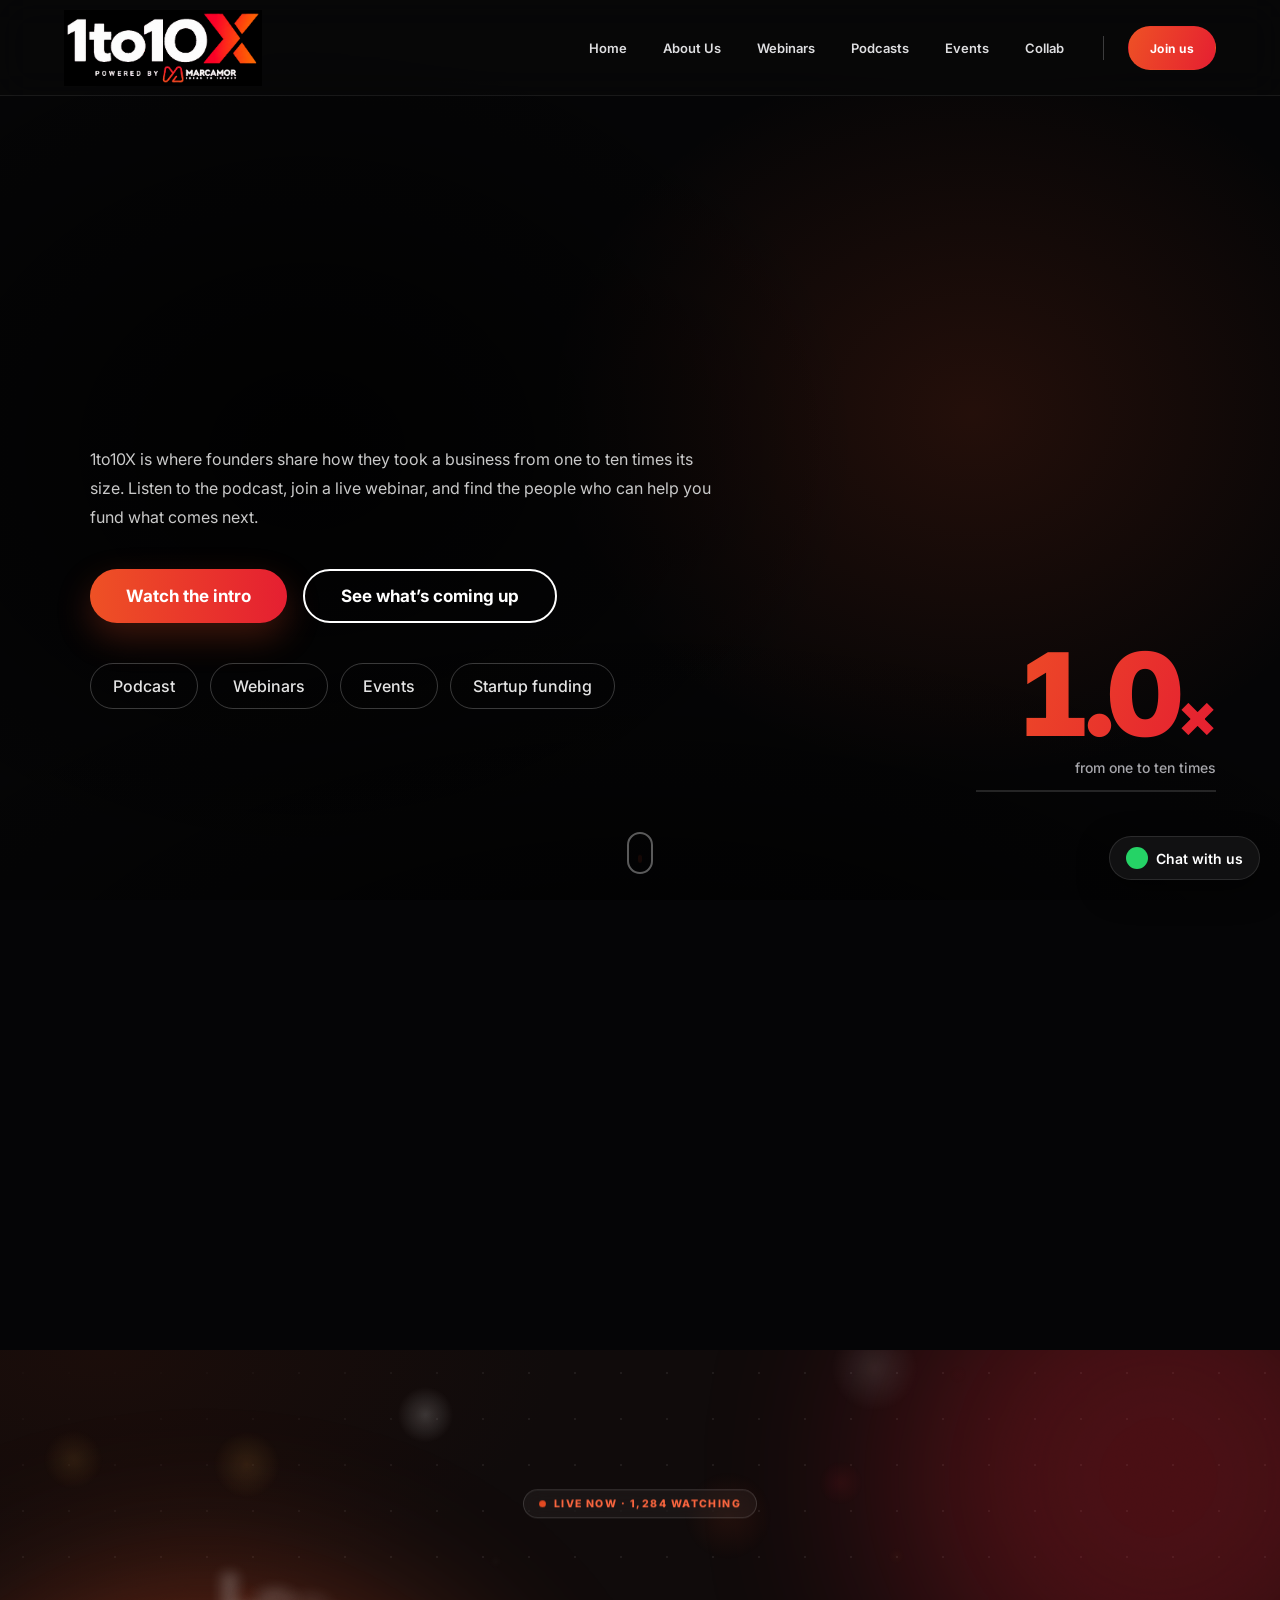
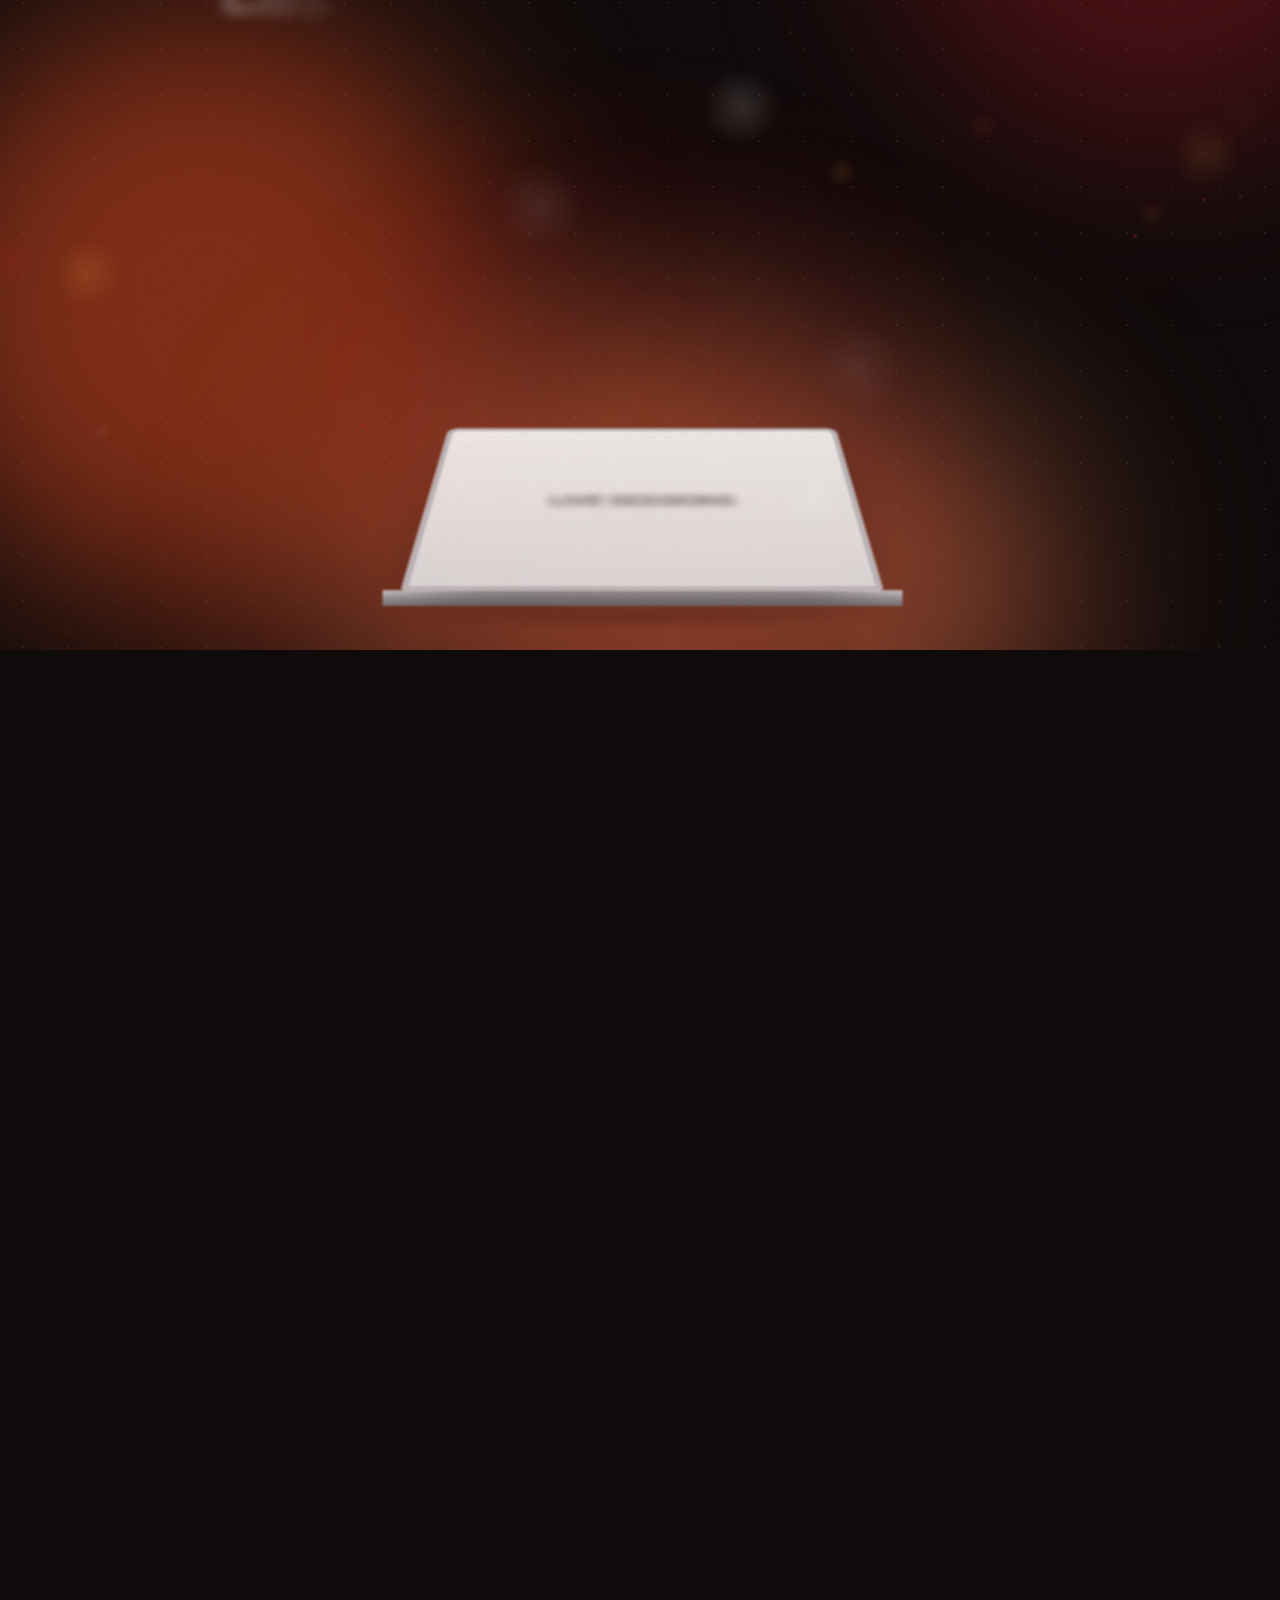
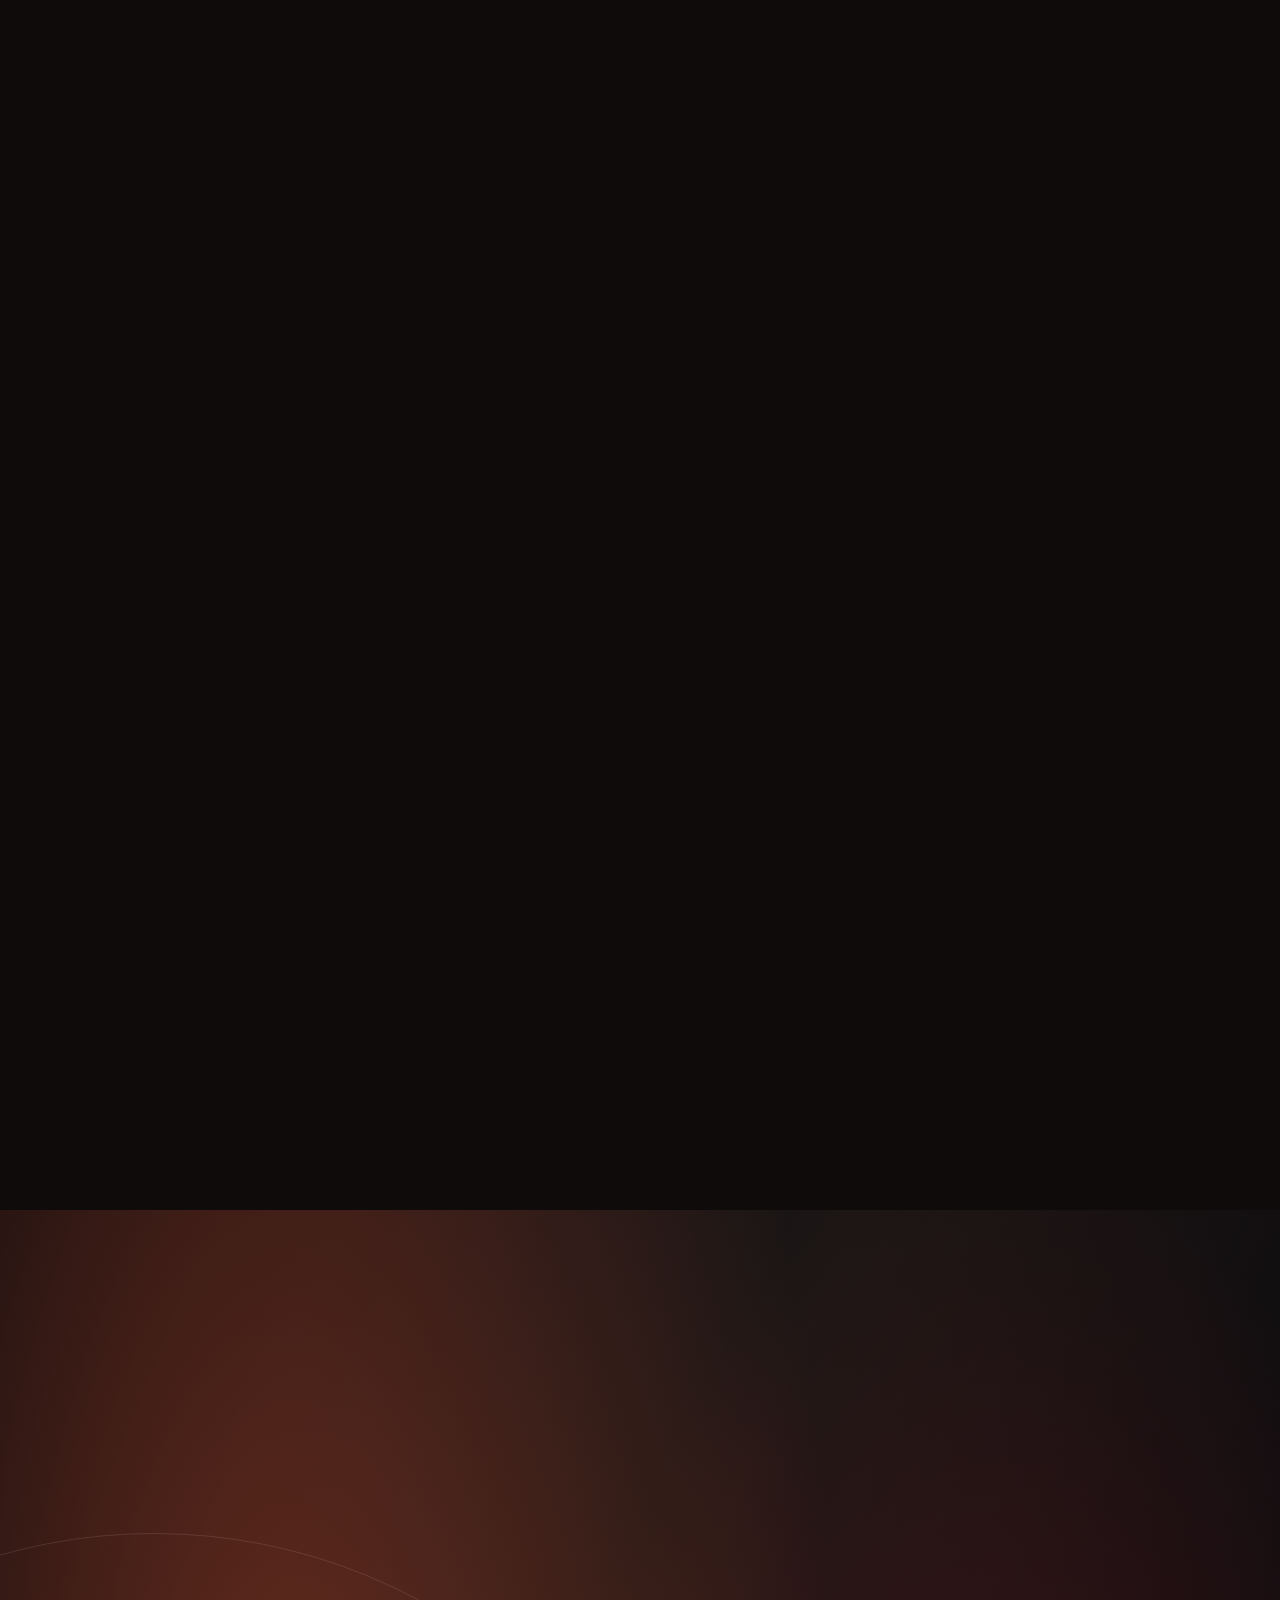
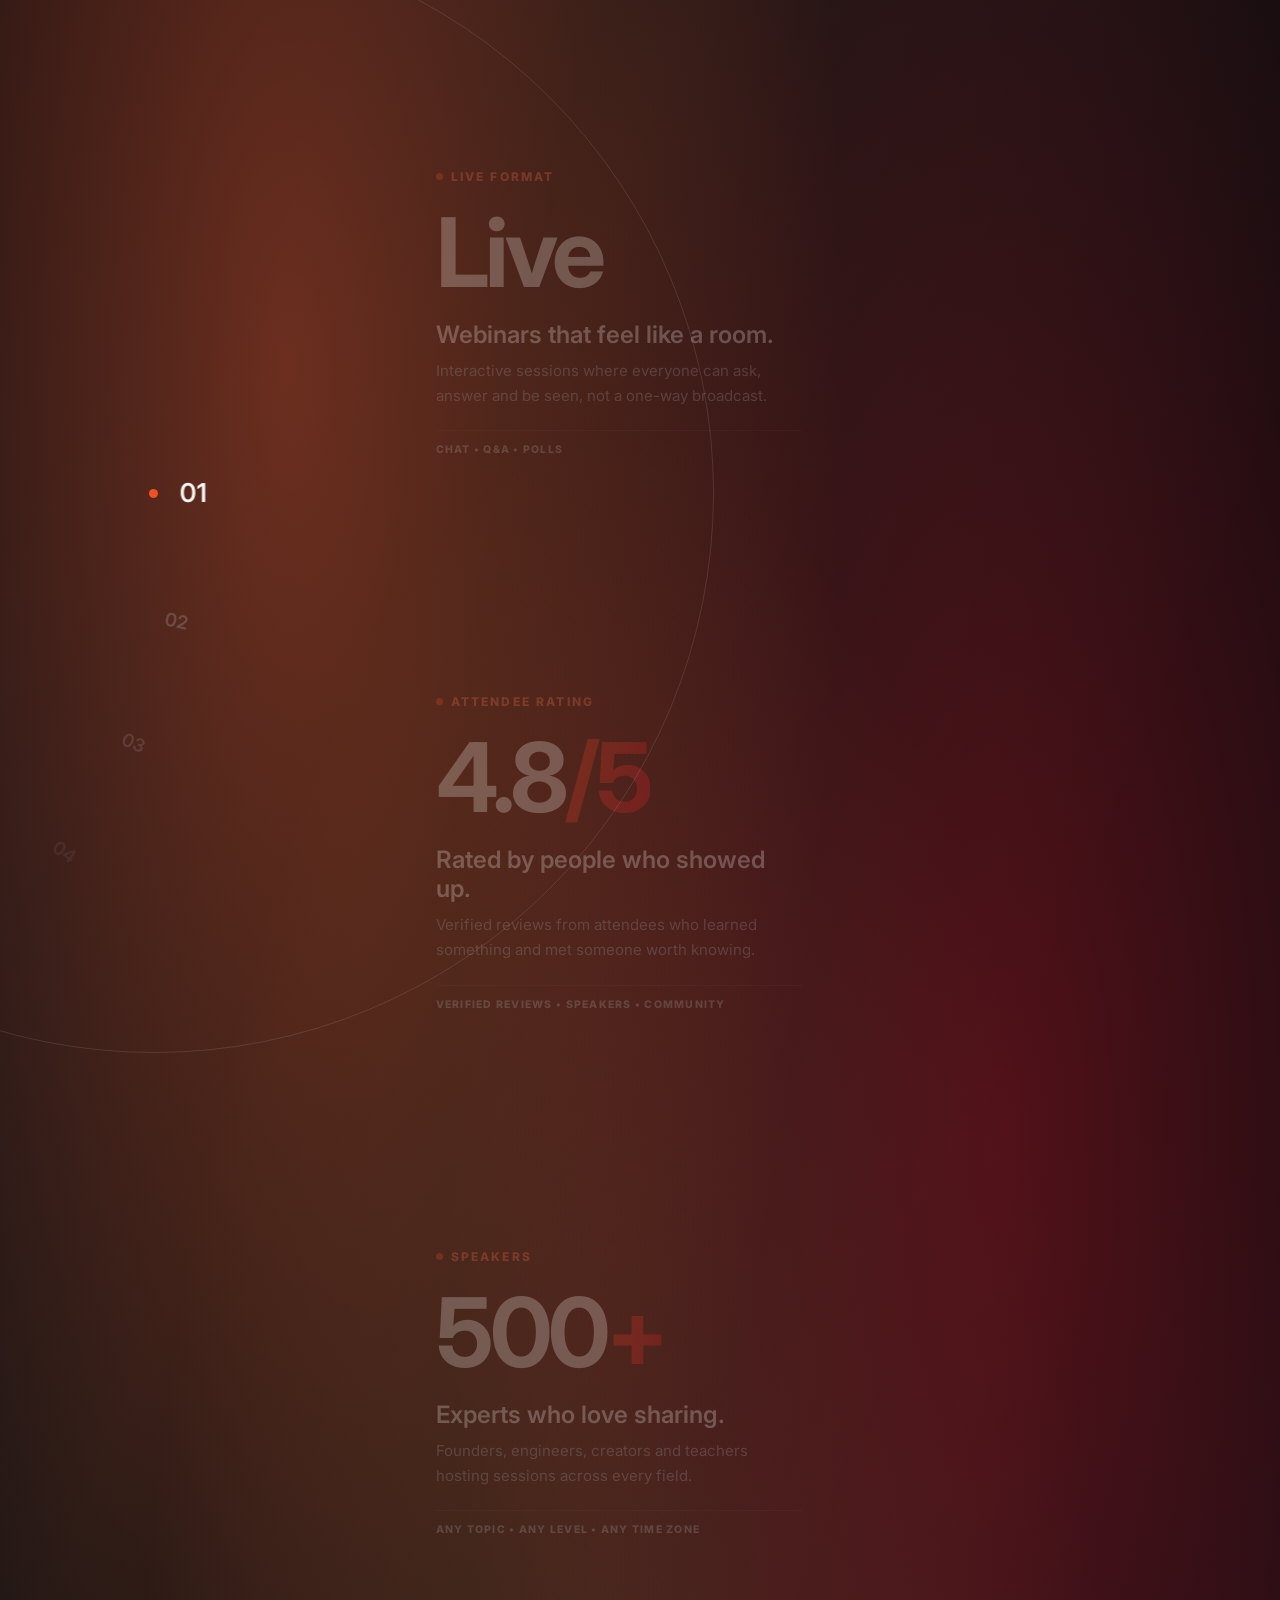
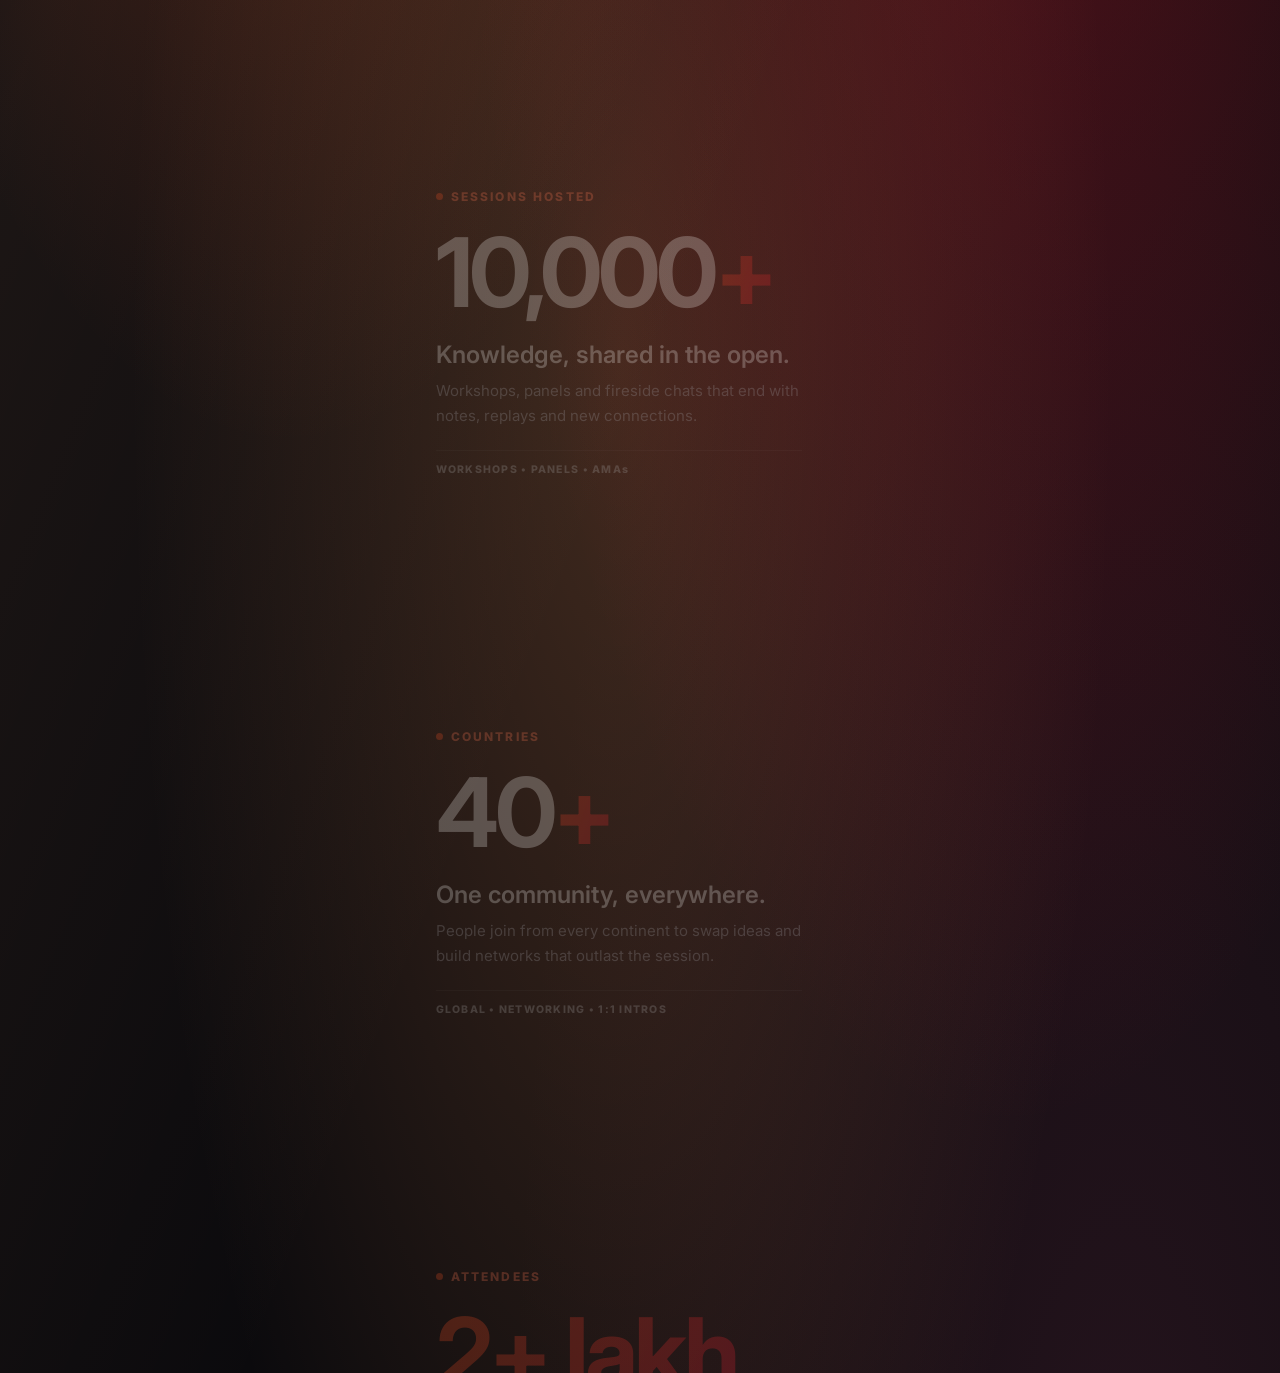
<file: index.html>
<!doctype html>
<html lang="en"><head><meta charset="utf-8"><meta http-equiv="refresh" content="0; url=html/index.html"><link rel="canonical" href="html/index.html"><title>1to10X</title></head>
<body><a href="html/index.html">Continue to 1to10X</a></body></html>
</file>
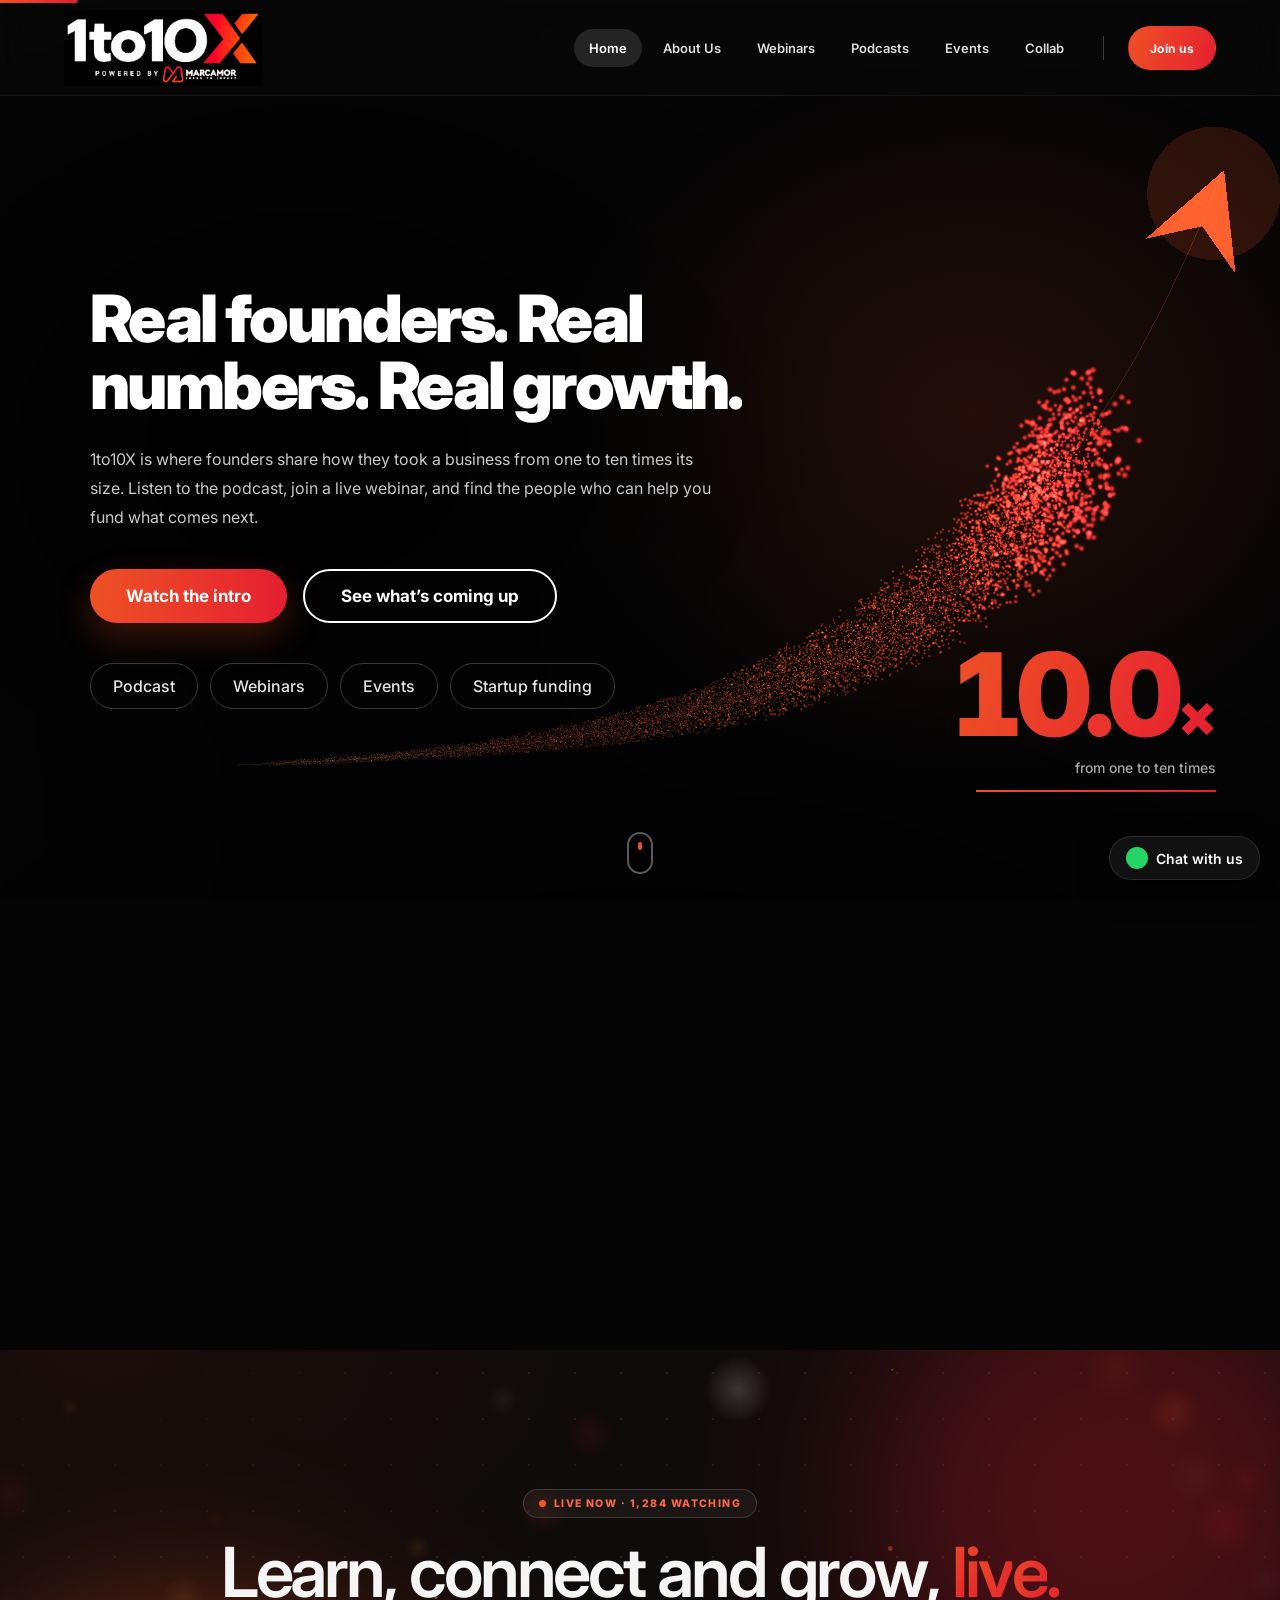
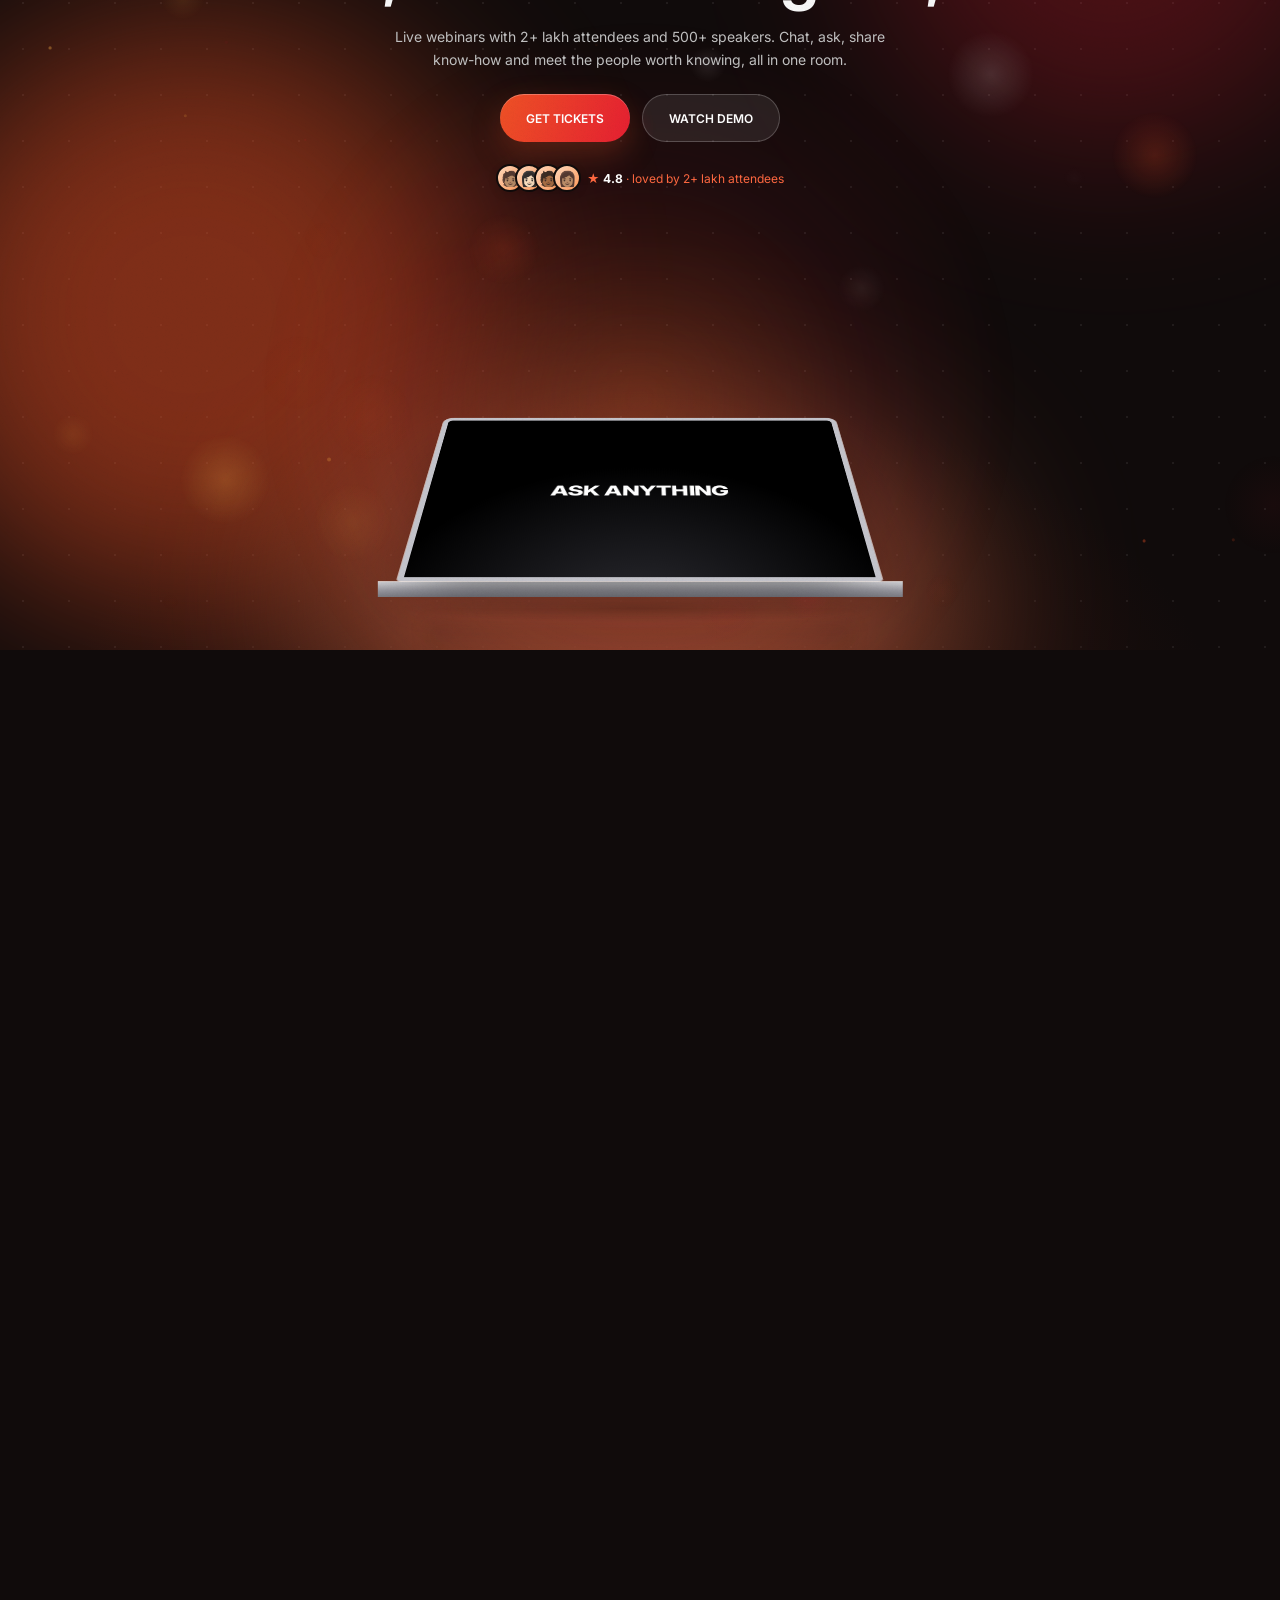
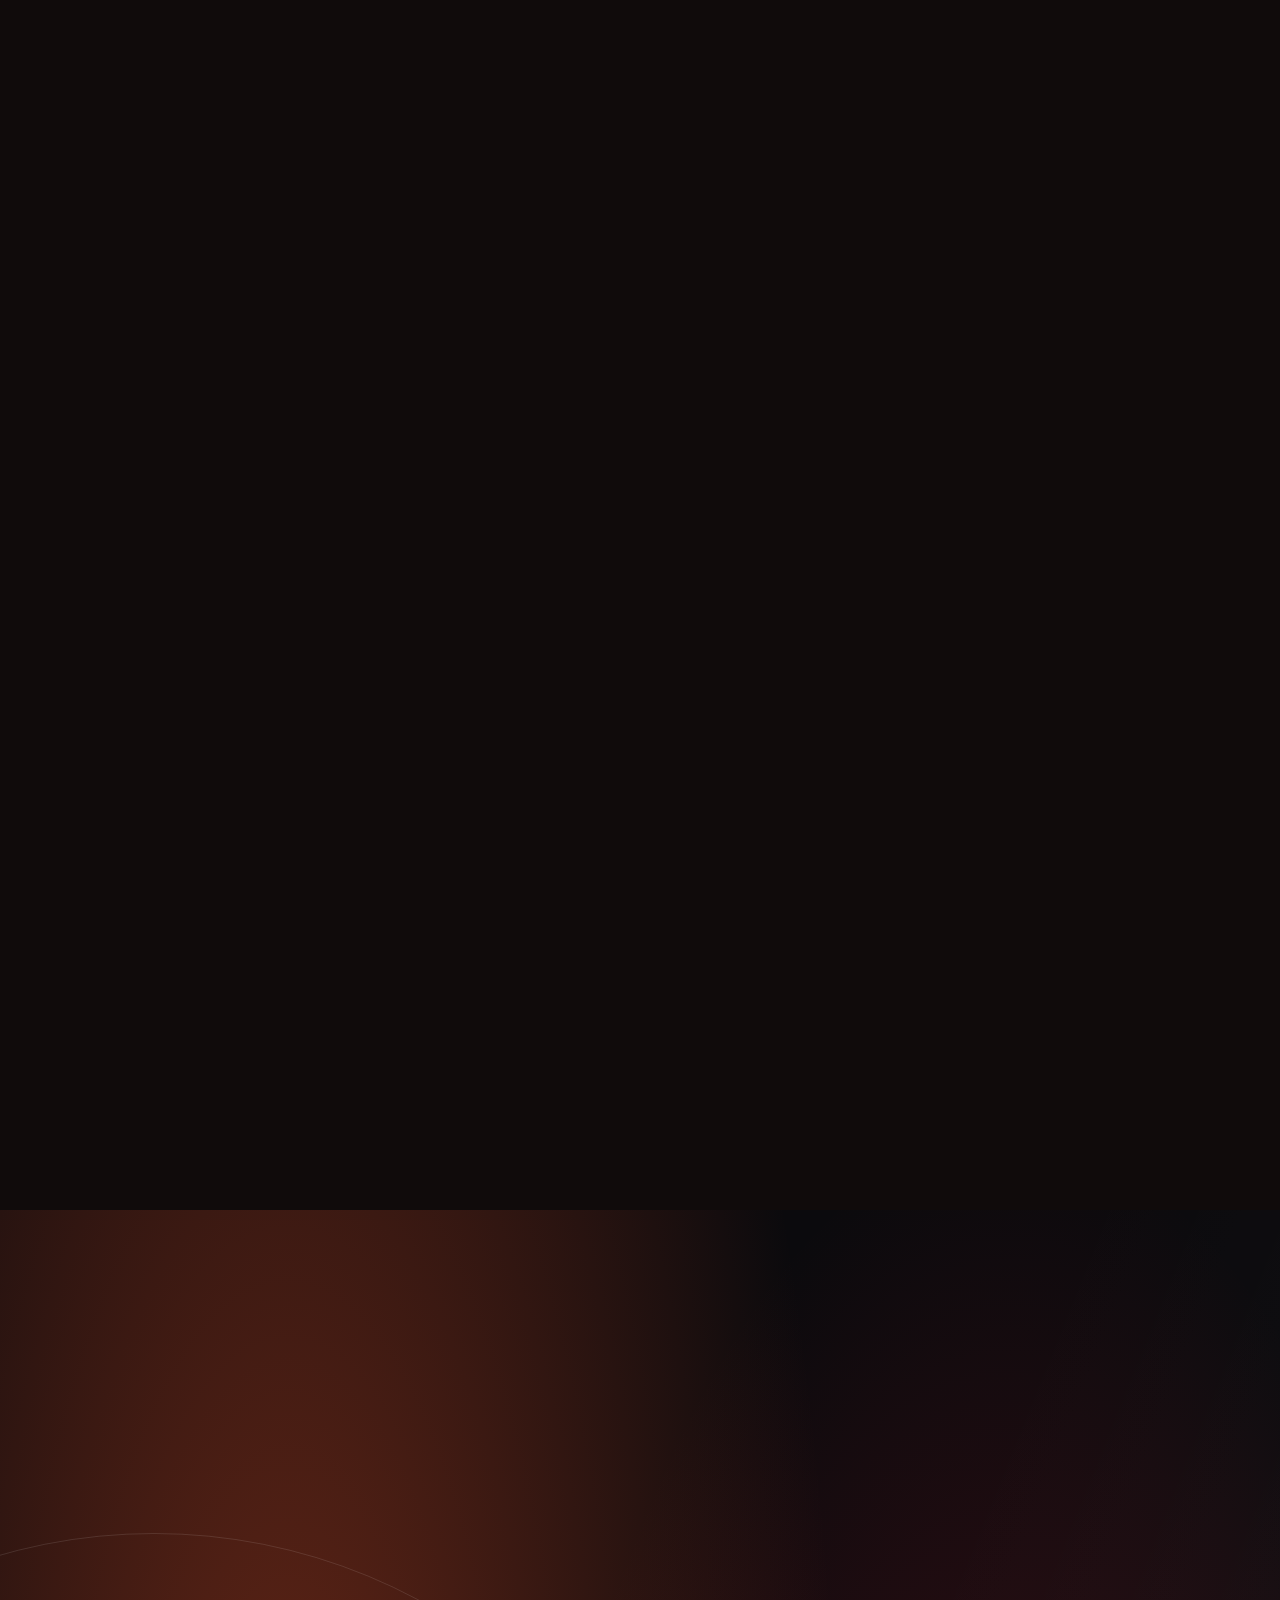
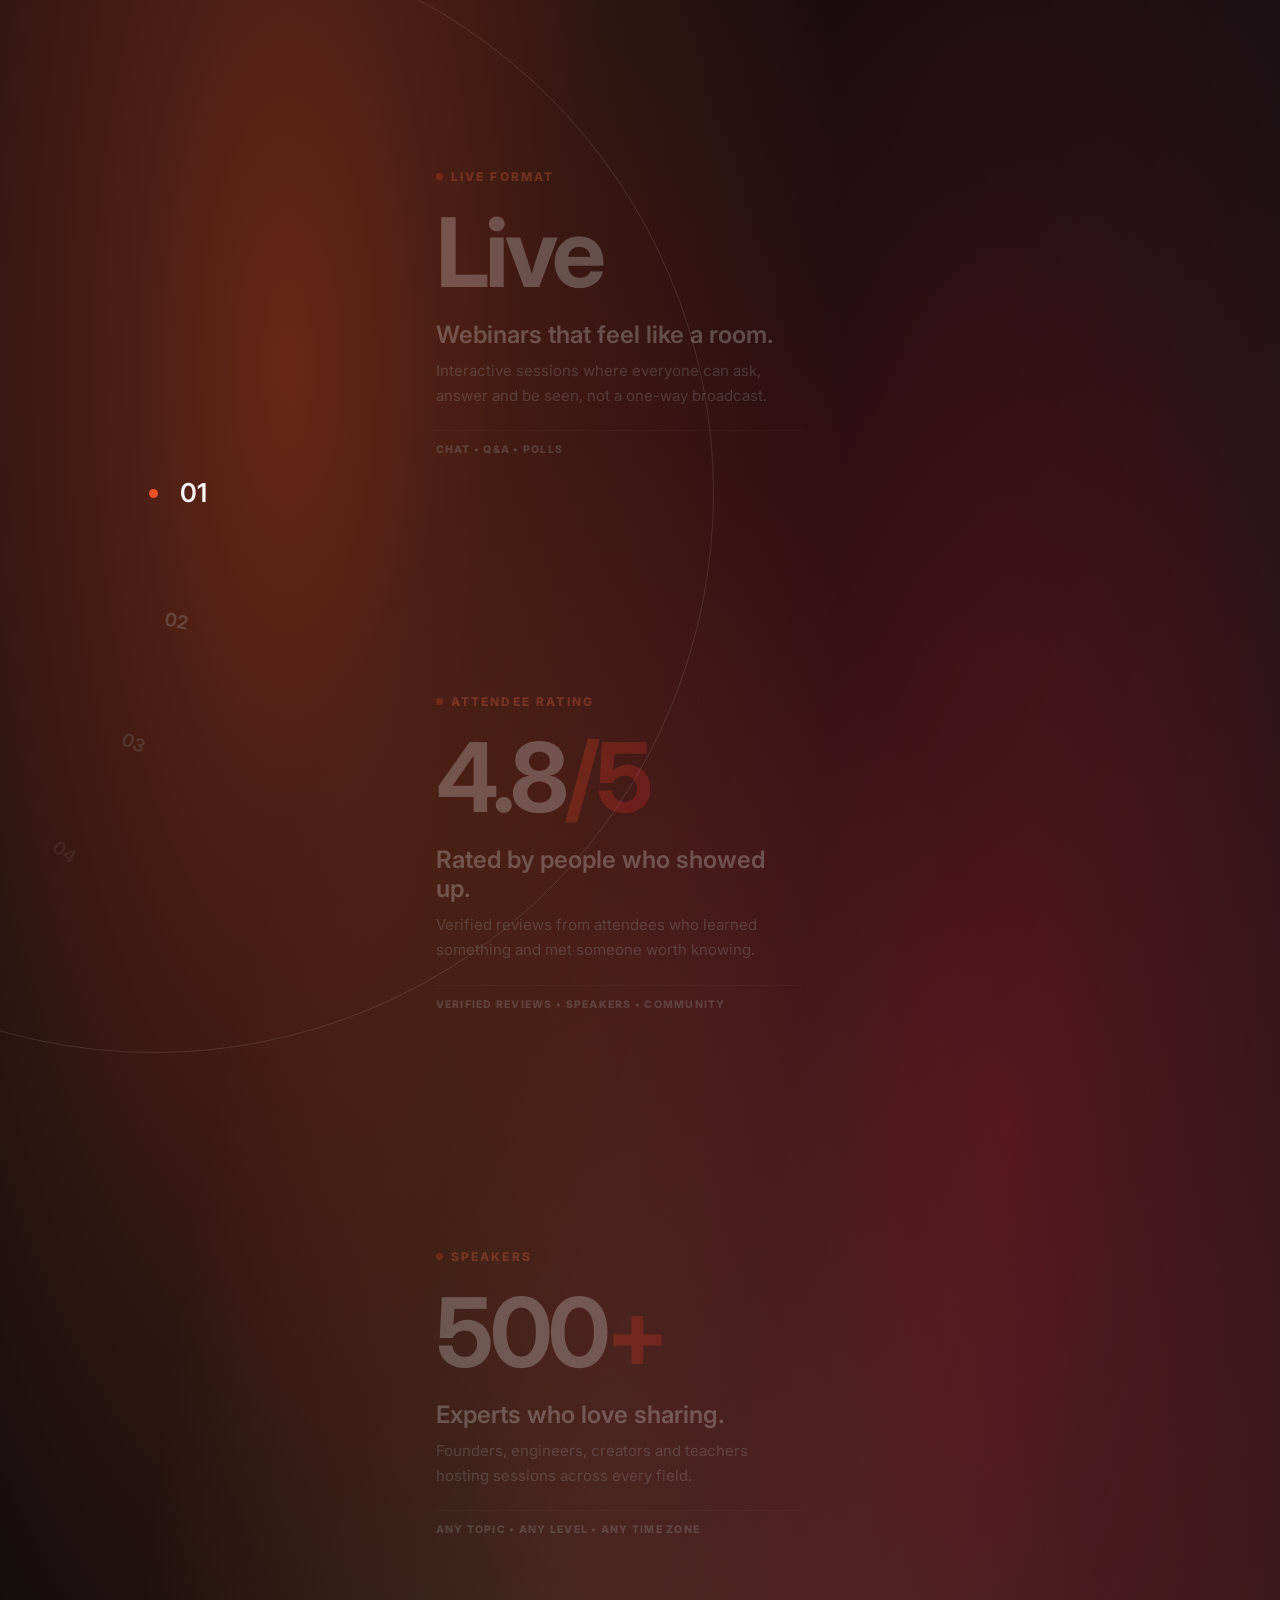
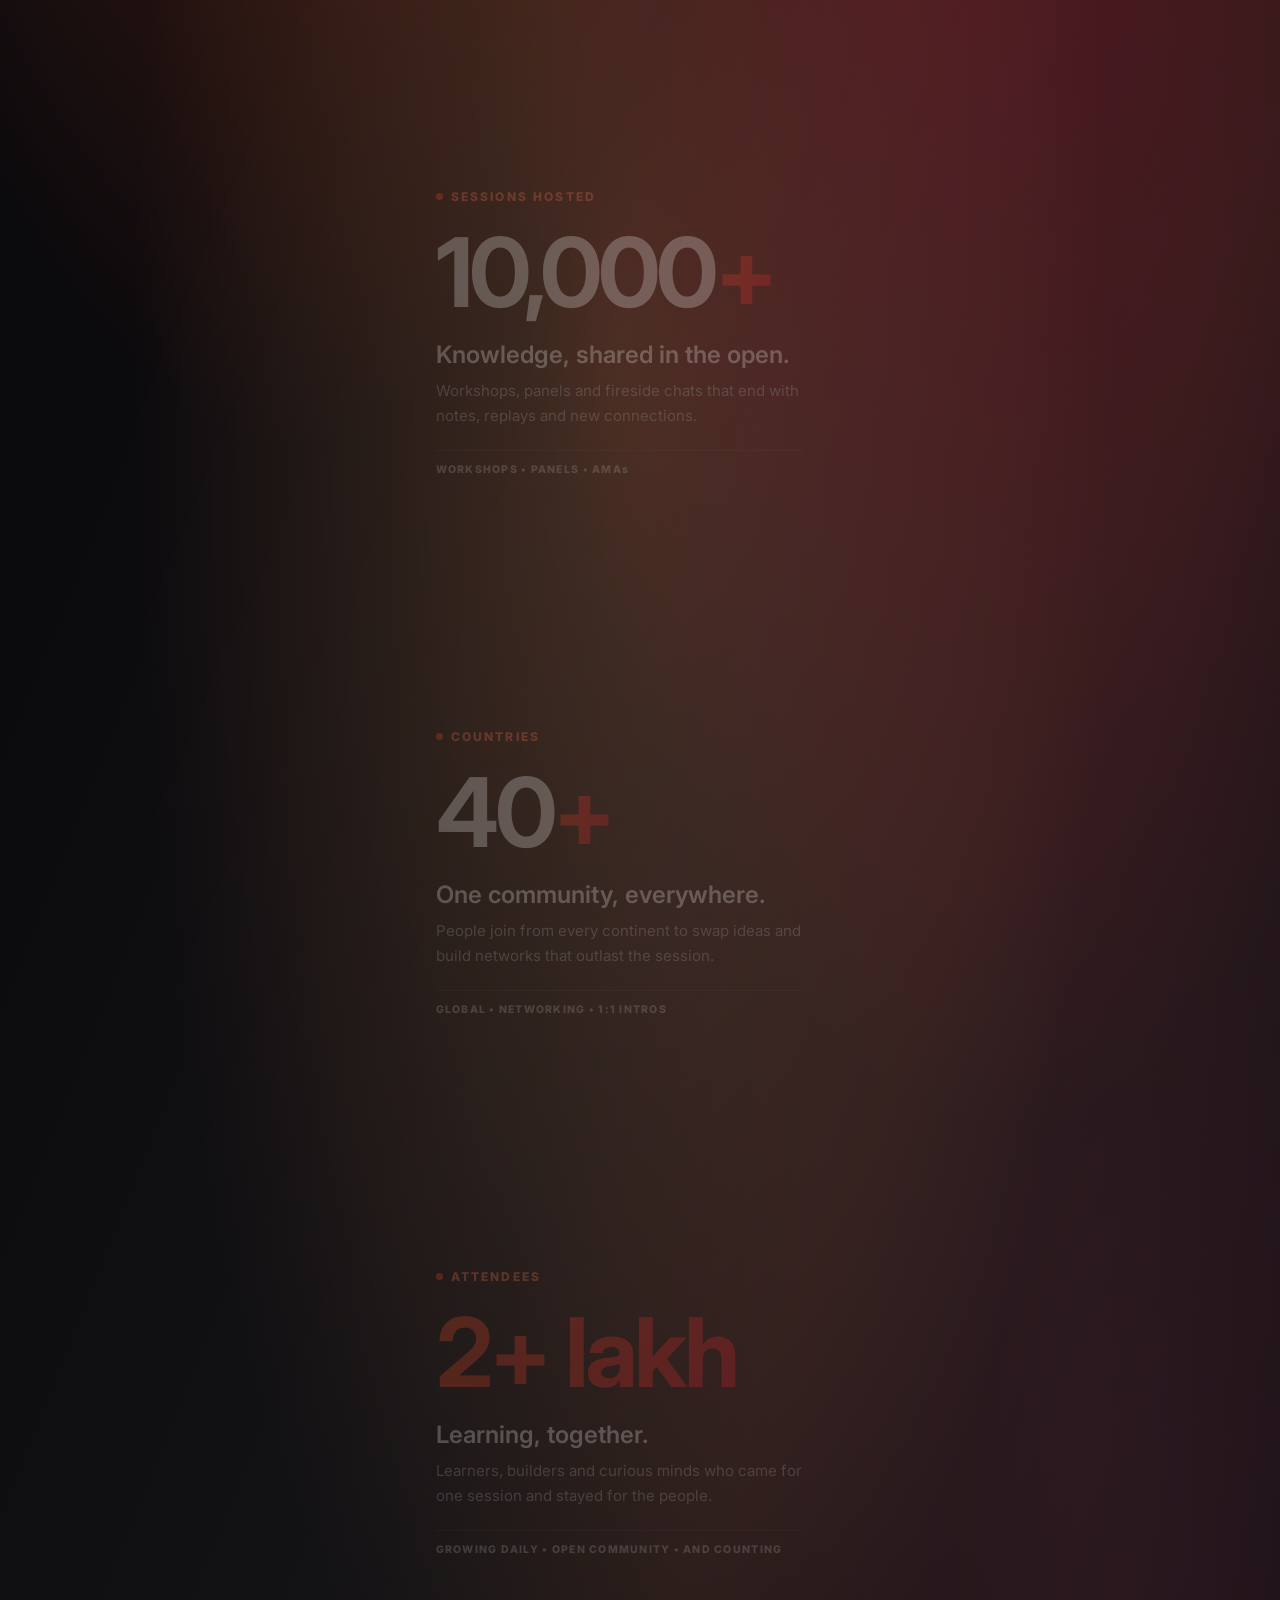
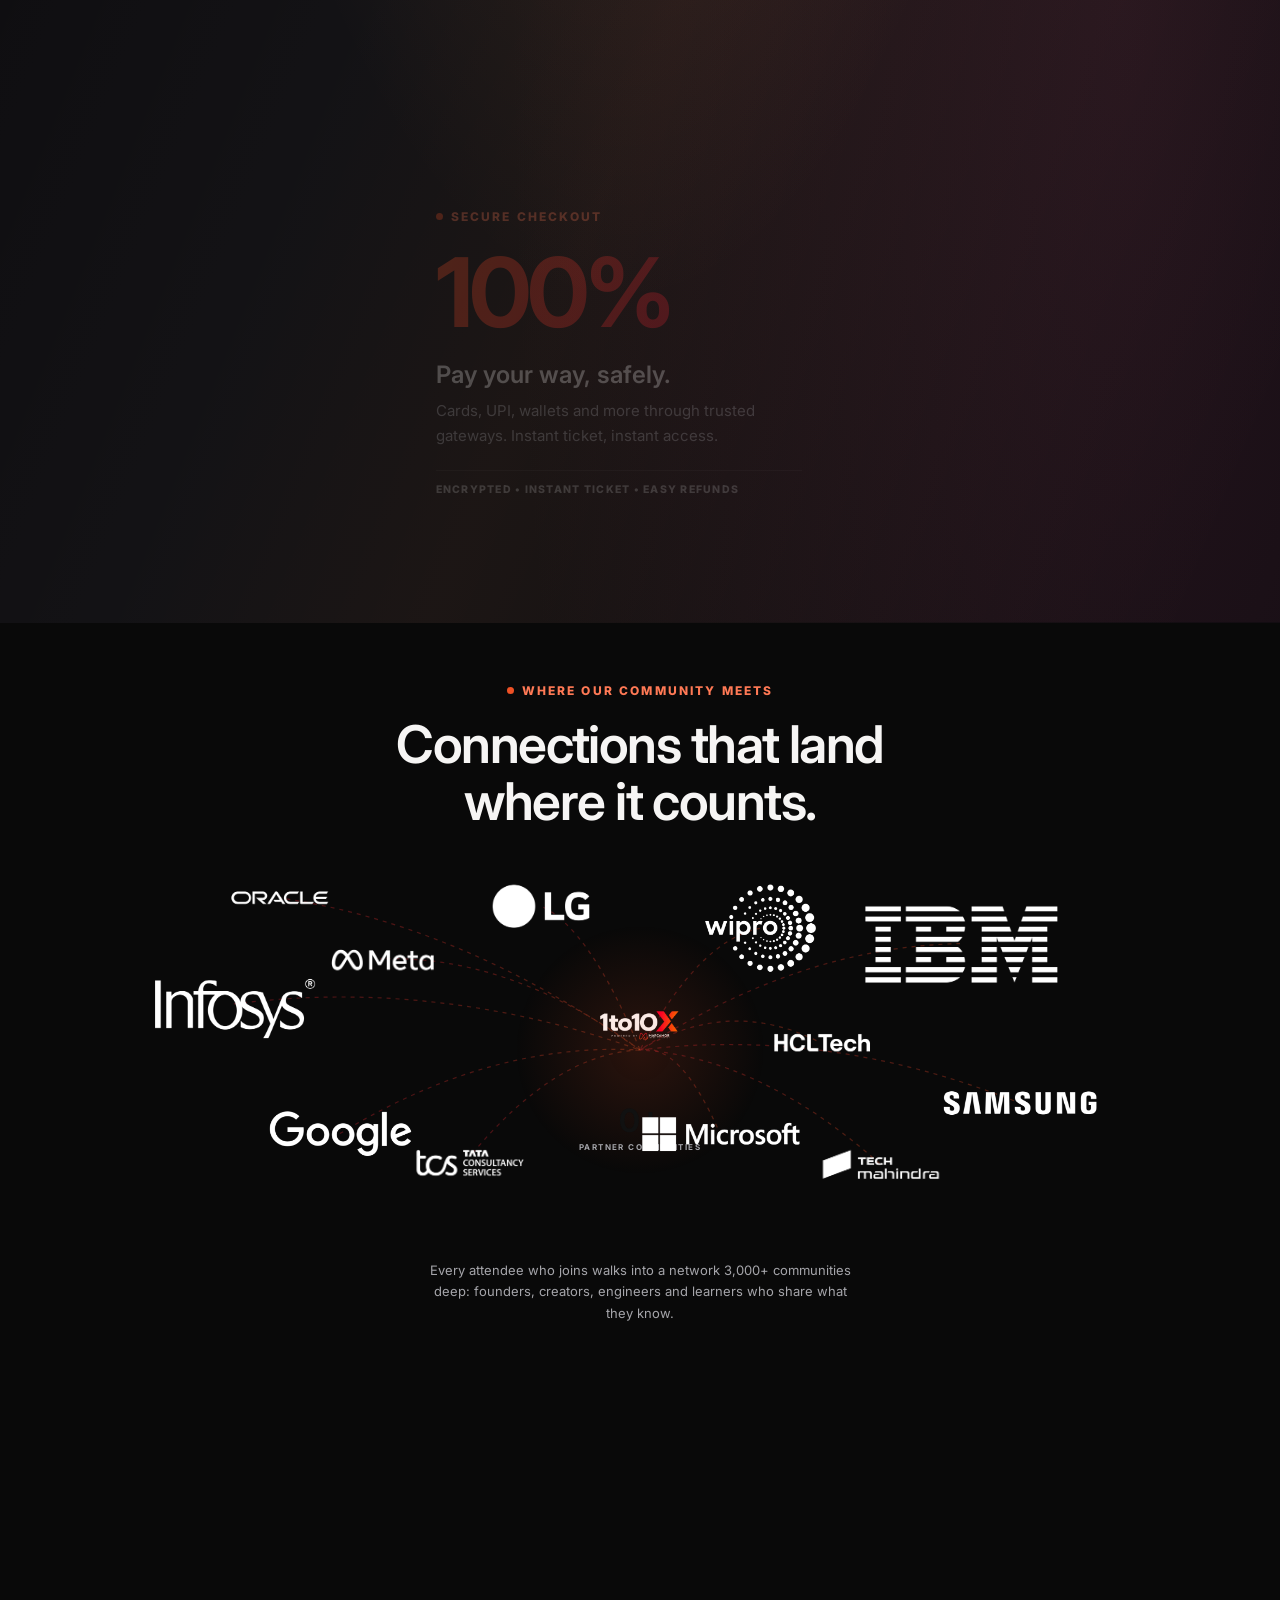
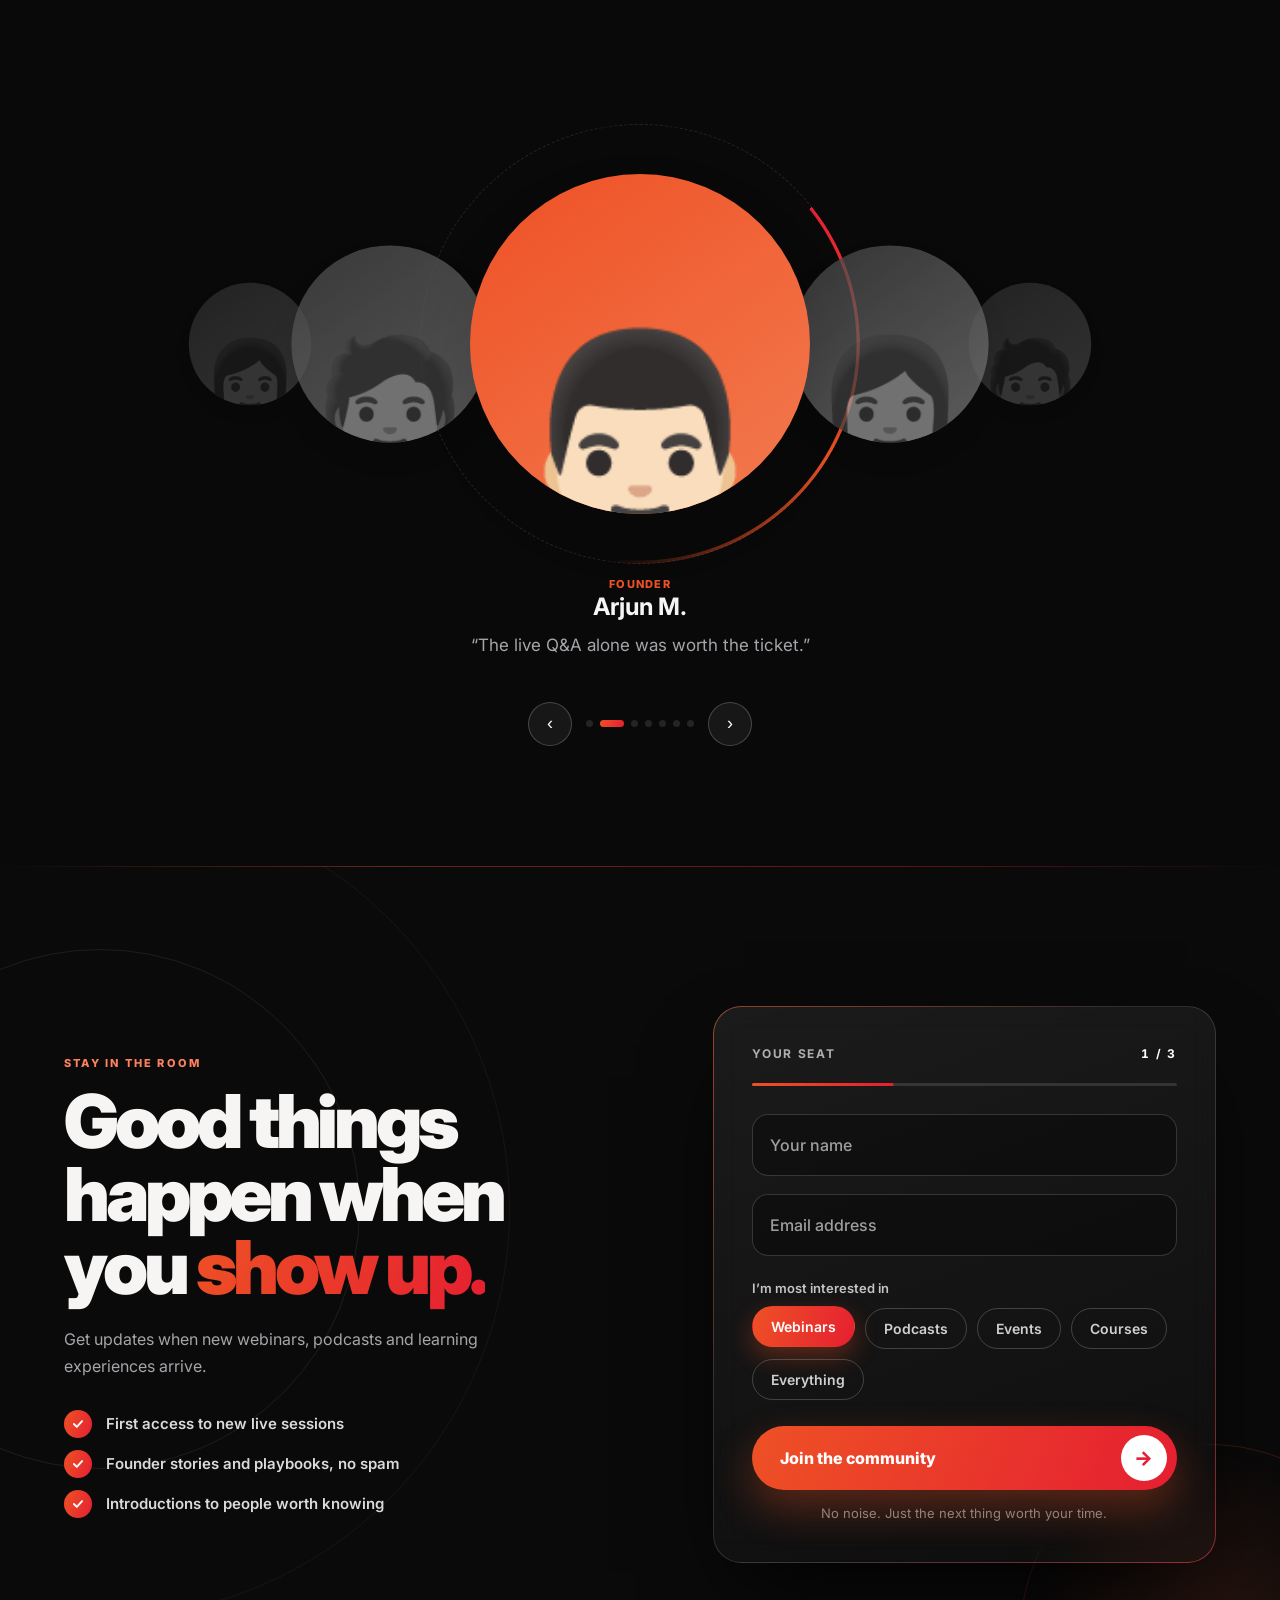
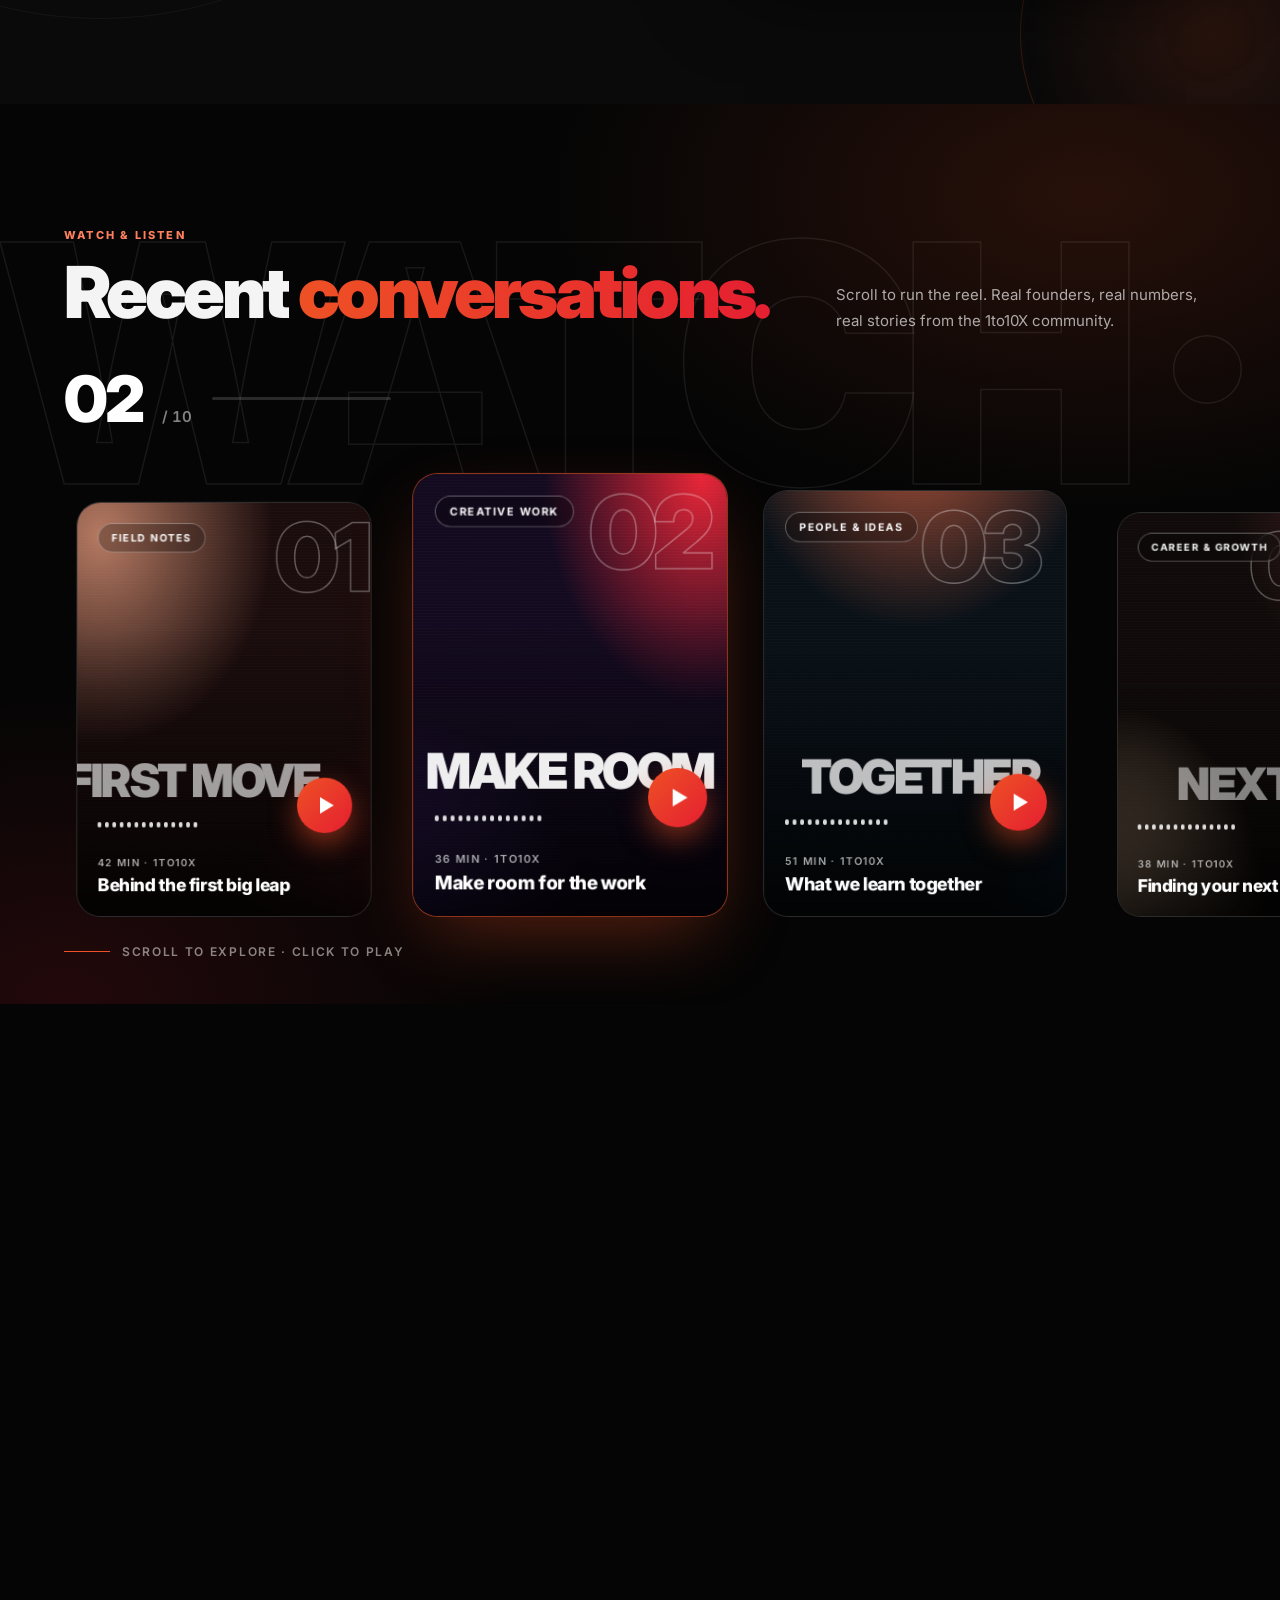
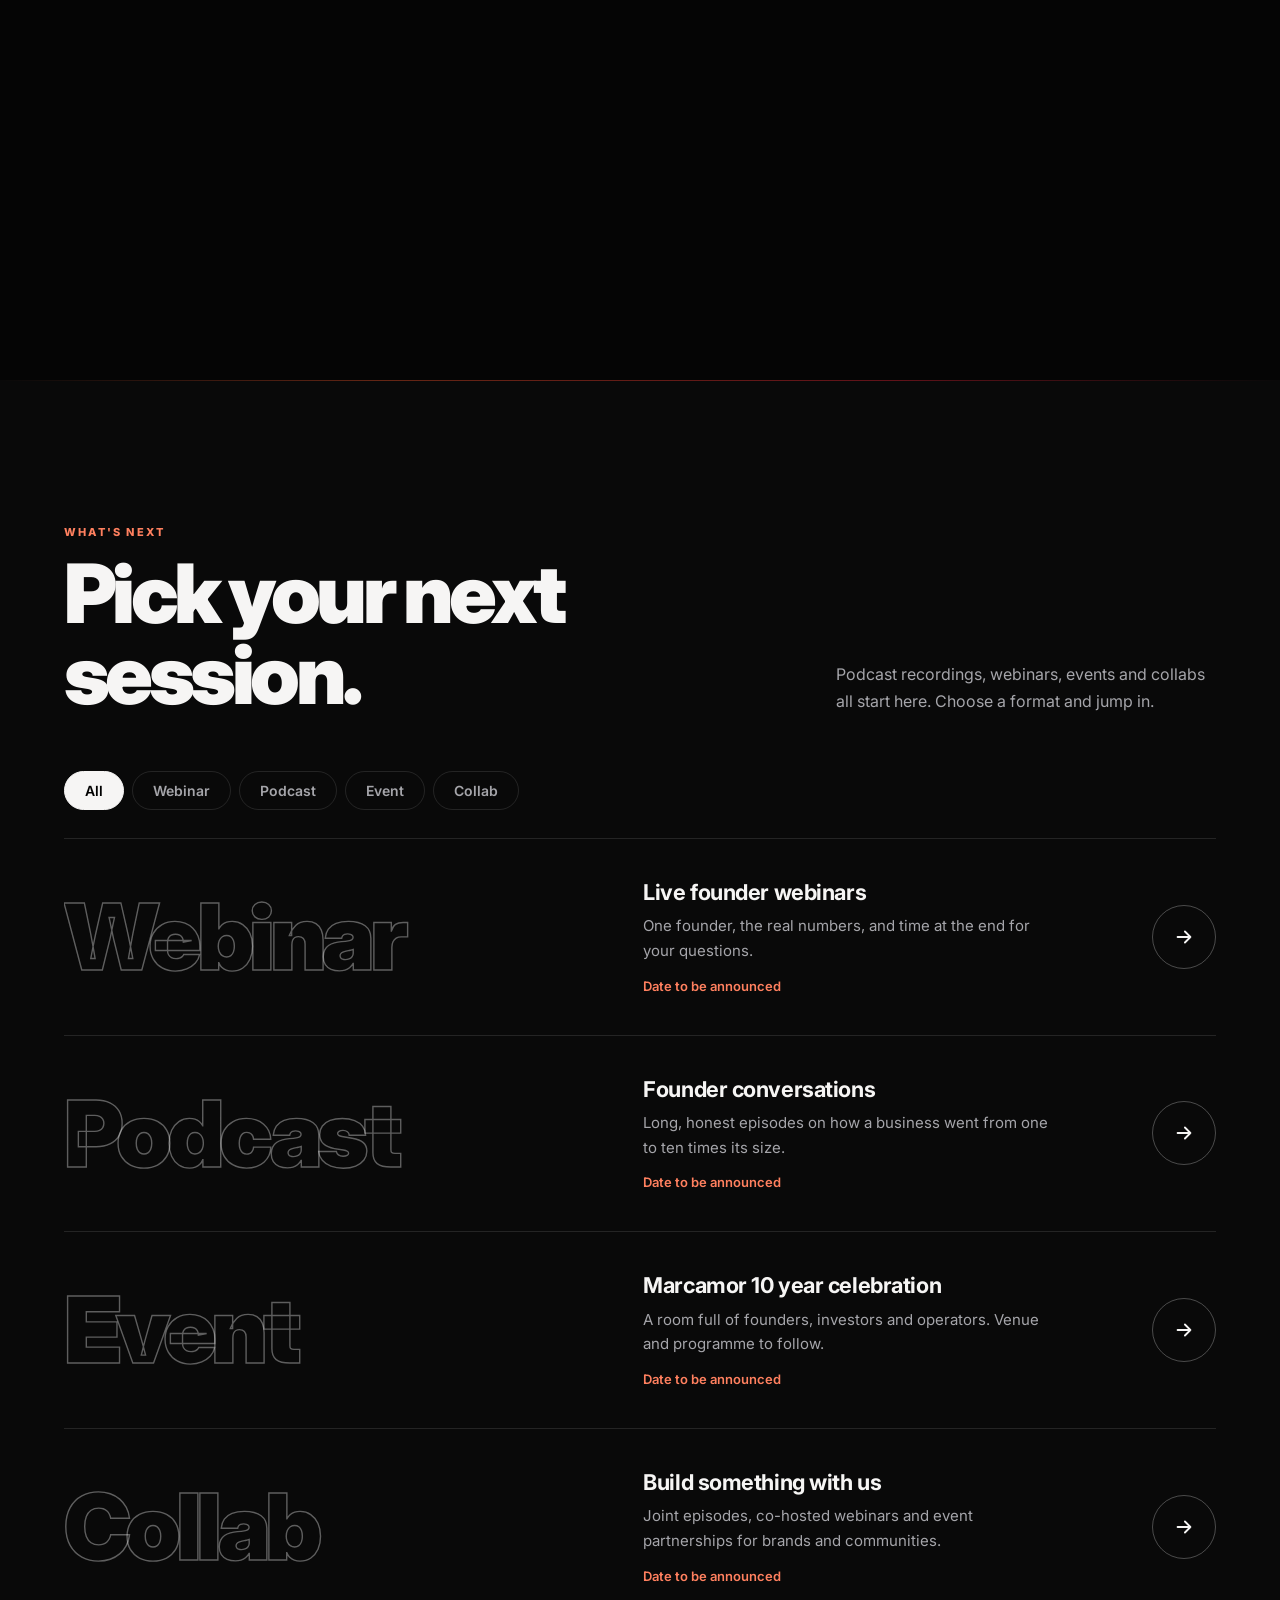
<file: html/index.html>
<!DOCTYPE html>
<html lang="en"><head><meta charset="utf-8">
<meta name="viewport" content="width=device-width, initial-scale=1, viewport-fit=cover">
<title>1to10X | Live Learning by Marcamor</title>
<meta name="description" content="Learn live with 1to10X, Marcamor's community for expert-led webinars, practical ideas and lasting connections.">
<link rel="stylesheet" href="https://fonts.googleapis.com/css2?family=Inter:wght@100..900&display=swap">
<link rel="stylesheet" href="../css/index.css">
<link rel="stylesheet" href="../css/footer.css">
<link rel="stylesheet" href="../css/blog.css">
<link rel="stylesheet" href="../css/immersive.css">
<link rel="stylesheet" href="../css/theme.css">
<link rel="stylesheet" href="../css/commerce.css">
<link rel="stylesheet" href="../css/testimonials.css">
<link rel="stylesheet" href="../css/faq.css">
<link rel="stylesheet" href="../css/sections.css">
<link rel="stylesheet" href="../css/recent.css">
<link rel="stylesheet" href="../css/join.css">
<script type="importmap">{ "imports": { "three": "../vendor/three.module.js" } }</script></head><body class="home-page">
<header>
    <div class="hw"><a href="#hero" class="lg"><img src="../Assests/1to10x-Logo-wide.png" alt="1to10X"></a>
<div class="nv">
    <div class="nl">
        <a href="index.html">Home</a>
        <a href="about.html">About Us</a>
        <a href="webinars.html">Webinars</a>
        <a href="podcasts.html">Podcasts</a>
        <a href="events.html">Events</a>
<a href="collab.html">Collab</a>
     </div>
     <span class="sep"></span><a class="gb" href="index.html#join">Join us </a></div>
<button id="mb" class="hm" aria-label="Menu"><svg width="30" height="30" viewBox="0 0 24 24" fill="none" stroke="#fff" stroke-width="2" stroke-linecap="round"><path d="M4 7h16M4 12h16M4 17h16"/></svg></button></div></header>
<nav id="menu"><a class="r" href="index.html">Home<span>›</span></a><a class="r" href="about.html">About Us<span>›</span></a><a class="r" href="webinars.html">Webinars<span>›</span></a><a class="r" href="podcasts.html">Podcasts<span>›</span></a><a class="r" href="events.html">Events<span>›</span></a><a class="r" href="collab.html">Collab<span>›</span></a><a class="gb" href="index.html#join">Join the community</a></nav>
<a class="wa" href="#"><i></i>Chat with us</a>

<section class="h0 gl-pending" id="h0">
  <div class="h0s">
    <canvas id="h0c" aria-hidden="true"></canvas>
    <div class="h0v"></div>
 
    <div class="h0w" id="h0w">
      <div class="h0t">
        <h1>Real founders. Real numbers. Real growth.</h1>
        <p>1to10X is where founders share how they took a business from one to ten times its size. Listen to the podcast, join a live webinar, and find the people who can help you fund what comes next.</p>
        <div class="h0b">
          <a class="h0p" href="#hero" id="h0watch">Watch the intro</a>
          <a class="h0o" href="#recent-videos">See what’s coming up</a>
        </div>
        <ul class="h0g">
          <li>Podcast</li><li>Webinars</li><li>Events</li><li>Startup funding</li>
        </ul>
      </div>
    </div>
 
    <div class="h0x" role="img" aria-label="Growth multiplier"><b id="h0xv">1.0</b><span>from one to ten times</span><i id="h0xbar"><u></u></i></div>
    <a class="h0c" href="#hero" aria-label="Scroll down"><i></i></a>
  </div>
</section>



<section class="hero" id="hero"><div class="hs"><div class="aur"><i></i><i></i><i></i></div><canvas id="hp"></canvas><div class="spot" id="spot"></div><div class="hfx" id="hfx"></div><div class="hfade" id="hfade"></div>



<div class="ht" id="ht"><div class="live"><i></i>LIVE NOW · 1,284 WATCHING</div><h1>Learn, connect and grow, live.</h1><p>Live webinars with 2+ lakh attendees and 500+ speakers. Chat, ask, share know-how and meet the people worth knowing, all in one room.</p>
<div class="hbt"><a class="btn" href="#" onclick="openPay(1);return false" style="margin:0">Get tickets</a><a class="btn wh" href="#recent-videos">Watch demo <b>▶</b></a></div><div class="trust"><span class="av">🧑🏽</span><span class="av">👩🏻</span><span class="av">🧑🏾</span><span class="av">👩🏽</span><span style="margin-left:6px">★ <b style="color:#fff">4.8</b> · loved by 2+ lakh attendees</span></div></div>
<div class="hl" id="hl"><div class="glow"></div><div class="lw" id="lw"><div class="lid" id="lid"><div class="hsc light" id="hsc"><span></span></div><div class="gls"></div></div><div class="hbase"></div></div><div class="hsh"></div><div class="refl"></div></div>
</div></section>
<div class="numbers-story">
<section class="intro"><div class="eyebrow" style="justify-content:center">By the numbers</div>
<h2>Seven numbers.<br>One promise.</h2>
<p class="sub">Scroll through what 1to10X has built: the rooms we host, the speakers on stage, and the community that shows up to share, connect and learn.</p></section>

<section class="stats" id="stats"><div class="wheel"><div class="arcl"></div><i class="dt"></i><span class="wn">01</span><span class="wn">02</span><span class="wn">03</span><span class="wn">04</span><span class="wn">05</span><span class="wn">06</span><span class="wn">07</span></div></section>
</div>

<section class="net" id="net2"><div class="eyebrow" style="justify-content:center">Where our community meets</div><h2>Connections that land<br>where it counts.</h2>
<div class="nw" id="nw"><svg id="nsv" viewBox="0 0 1000 380"></svg><div class="ctr"><img id="nimg" alt="" src="../Assests/1to10x-Logo.png"><b id="ncount">0+</b><small>PARTNER COMMUNITIES</small></div></div>
<p class="sub" style="max-width:440px;margin:0 auto;font-size:13px">Every attendee who joins walks into a network 3,000+ communities deep: founders, creators, engineers and learners who share what they know.</p></section>

<section class="jr" id="jr"><div class="c head"><span class="chip">STORIES</span><h2 style="margin-top:16px">Hear it from people<br>who joined in.</h2><p class="sub" style="margin:14px auto 0;max-width:520px">Real stories from attendees who learned something, met someone and left with a new idea.</p></div>
<div class="cs" id="cs"><div class="orbit"></div><div class="arc" id="arc"></div></div>
<div class="cap" id="cap"><small id="crole"></small><h3 id="cname"></h3><p class="sub" id="cq"></p></div>
<div class="ctl"><button id="pv" aria-label="Previous">‹</button><div class="dots" id="dots"></div><button id="nx" aria-label="Next">›</button></div></section>

<section class="jn" id="join" aria-labelledby="jn-title">
<div class="jn-bg" aria-hidden="true"><i></i><i></i><i></i></div>
<div class="jn-wrap">
<div class="jn-copy"><span class="experience-kicker">STAY IN THE ROOM</span><h2 id="jn-title">Good things happen when you <em>show up.</em></h2><p>Get updates when new webinars, podcasts and learning experiences arrive.</p>
<ul class="jn-perks"><li>First access to new live sessions</li><li>Founder stories and playbooks, no spam</li><li>Introductions to people worth knowing</li></ul></div>
<form class="jn-form" data-form="subscribe" data-success="You’re on the list. Watch your inbox." novalidate>
<div class="jn-top"><span>Your seat</span><b>0 / 3</b></div><div class="jn-prog"><i></i></div>
<div class="jn-fld"><input id="join-name" name="name" autocomplete="name" placeholder=" " required><label for="join-name">Your name</label></div>
<div class="jn-fld"><input id="join-email" name="email" type="email" autocomplete="email" placeholder=" " required><label for="join-email">Email address</label></div>
<fieldset class="jn-chips"><legend>I’m most interested in</legend><div>
<label><input type="radio" name="interest" value="Webinars" checked><span>Webinars</span></label>
<label><input type="radio" name="interest" value="Podcasts"><span>Podcasts</span></label>
<label><input type="radio" name="interest" value="Events"><span>Events</span></label>
<label><input type="radio" name="interest" value="Courses"><span>Courses</span></label>
<label><input type="radio" name="interest" value="All 1to10X updates"><span>Everything</span></label></div></fieldset>
<button type="submit" data-label="Join the community">Join the community</button>
<p class="form-note">No noise. Just the next thing worth your time.</p></form></div></section>

<section class="rvx" id="recent-videos" aria-labelledby="rv-title">
<div class="rv-pin">
<div class="rv-ghost" aria-hidden="true">WATCH · LISTEN · GROW</div>
<div class="rv-head">
<div><span class="experience-kicker">WATCH &amp; LISTEN</span><h2 id="rv-title">Recent <em>conversations.</em></h2></div>
<p>Scroll to run the reel. Real founders, real numbers, real stories from the 1to10X community.</p>
<div class="rv-meter" aria-live="polite"><b id="rv-num">01</b><span id="rv-total">/ 10</span><i><u id="rv-bar"></u></i></div>
</div>
<div class="rv-track" id="rv-track" aria-label="Recent video conversations"></div>
<div class="rv-hint"><i></i>Scroll to explore · click to play</div>
<div class="rv-cursor" id="rv-cursor" aria-hidden="true">PLAY</div>
</div>
</section>

<section class="sx" id="upcoming" aria-labelledby="up-title"><div class="sx-wrap">
<div class="sx-head"><div><span class="experience-kicker">WHAT'S NEXT</span><h2 id="up-title">Pick your next session.</h2></div><p>Podcast recordings, webinars, events and collabs all start here. Choose a format and jump in.</p></div>
<div class="up-tabs" id="up-tabs" role="group" aria-label="Filter sessions" style="margin-bottom:28px"></div>
<div class="up-board" id="up-board"></div><p id="up-live" class="sr-only" role="status" aria-live="polite" style="position:absolute;width:1px;height:1px;overflow:hidden;clip:rect(0 0 0 0)"></p>
</div></section>

<section class="tm" id="voices" data-tm="general,podcast,webinars" aria-label="Testimonials"></section>

<section class="bk" id="blog" data-blog data-tag="" aria-labelledby="bk-title">
<div class="bk-marq" aria-hidden="true"><div class="bk-row"></div></div>
<div class="bk-pin"><div class="bk-left"><span class="experience-kicker">FROM THE BLOG</span><h2 id="bk-title">Stories worth <em>the read.</em></h2><p>Lessons, numbers and behind-the-scenes notes from the founders and the team.</p><div class="bk-count" aria-live="polite"><b>01</b><span>/ 06</span></div><div class="bk-dots" aria-hidden="true"></div></div>
<div class="bk-deck" aria-label="Blog stories"></div></div></section>

<section class="faq" id="faq" aria-labelledby="faq-title">
  <div class="faq-wrap">
    <aside class="faq-side">
      <span class="experience-kicker">FAQ</span>
      <h2 class="faq-title" id="faq-title">Questions, <em>answered.</em></h2>
      <div class="faq-art" aria-hidden="true">
        <svg viewBox="0 0 400 520">
          <defs><linearGradient id="faqGrad" x1="0" y1="0" x2="1" y2="1"><stop offset="0" stop-color="#ee5125"/><stop offset="1" stop-color="#e51f31"/></linearGradient></defs>
          <g class="orbit-g"><circle class="orbit" cx="200" cy="260" r="210"/><circle class="sat" cx="200" cy="50" r="7"/></g>
          <g class="orbit-g"><circle class="orbit" cx="200" cy="260" r="165"/><circle class="sat" cx="365" cy="260" r="5" style="fill:#ee5125"/></g>
          <path class="q-ghost" d="M118 160C118 84 190 50 250 68C318 90 336 168 286 224C250 264 208 284 208 346"/>
          <path class="q-stroke" d="M118 160C118 84 190 50 250 68C318 90 336 168 286 224C250 264 208 284 208 346"/>
          <circle class="q-dot" cx="208" cy="432" r="24"/>
        </svg>
      </div>
      <label class="faq-search"><svg viewBox="0 0 24 24"><circle cx="11" cy="11" r="7"/><path d="M20 20l-3.5-3.5"/></svg><input id="faq-search" type="search" placeholder="Search questions…" autocomplete="off" aria-label="Search FAQ"><kbd>/</kbd></label>
      <div class="faq-chips" role="group" aria-label="Filter questions"></div>
      <div class="faq-help">Still curious? <button type="button" data-open-contact>Talk to us →</button></div>
    </aside>
    <div class="faq-list" id="faq-list"></div>
  </div>
  <div class="faq-marquee" aria-hidden="true">
    <div class="faq-row"><span>Webinars</span><span>Podcasts</span><span>Events</span><span>Funding</span><span>Community</span></div>
    <div class="faq-row r2"><span>Learn</span><span>Share</span><span>Connect</span><span>Grow</span><span>1 → 10X</span></div>
  </div>
</section>

<footer class="ft" id="foot"><div class="fw">
<div class="ftop"><img src="../Assests/1to10x-Logo-wide.png" alt="1to10X powered by Marcamor" class="fl2"></div>
<div class="frow"><div><p class="fh">Follow Us:</p><div class="soc"><a href="#" class="so"><svg width="16" height="16" viewBox="0 0 24 24" fill="none" stroke="#fff" stroke-width="2" stroke-linecap="round" stroke-linejoin="round"><path d="M18 2h-3a5 5 0 0 0-5 5v3H7v4h3v8h4v-8h3l1-4h-4V7a1 1 0 0 1 1-1h3z"/></svg></a><a href="#" class="so"><svg width="16" height="16" viewBox="0 0 24 24" fill="none" stroke="#fff" stroke-width="2" stroke-linecap="round" stroke-linejoin="round"><rect x="2" y="2" width="20" height="20" rx="5"/><circle cx="12" cy="12" r="4"/><path d="M17.5 6.5h.01"/></svg></a><a href="#" class="so"><svg width="16" height="16" viewBox="0 0 24 24" fill="none" stroke="#fff" stroke-width="2" stroke-linecap="round" stroke-linejoin="round"><path d="M16 8a6 6 0 0 1 6 6v7h-4v-7a2 2 0 0 0-4 0v7h-4v-7a6 6 0 0 1 6-6zM2 9h4v12H2zM4 2a2 2 0 1 1 0 4 2 2 0 0 1 0-4z"/></svg></a></div></div>
<div class="locs"><a href="https://maps.google.com?q=Hyderabad" target="_blank"><b>🇮🇳</b><div><p class="lh">India</p><p>Hyderabad, Telangana 500081.</p></div></a><a href="https://maps.google.com?q=San+Francisco" target="_blank"><b>🇺🇸</b><div><p class="lh">United States</p><p>166 Geary St STE 1500 Suite #327, San Francisco, California 94108.</p></div></a><a href="https://maps.google.com?q=London" target="_blank"><b>🇬🇧</b><div><p class="lh">United Kingdom</p><p>kensington heights, Sheepcote Rd, Harrow HA1 2LW, United Kingdom.</p></div></a></div></div>
<div class="fd"></div>
<div class="fcols"><div><h4 class="ftl">Quick Links</h4><ul><li><a href="#hero">Home</a></li><li><a href="#hero">Webinars</a></li><li><a href="#stats">About Us</a></li><li><a href="#faq">FAQ</a></li><li><a href="#" data-open-contact>Contact Us</a></li></ul></div>
<div><h4 class="ftl">Webinars</h4><ul><li><a href="#hero">Live Sessions</a></li><li><a href="#net2">Networking Rooms</a></li><li><a href="#stats">Host a Webinar</a></li><li><a href="#recent-videos">Replays &amp; Resources</a></li><li><a href="#" onclick="openPay(1);return false">Tickets &amp; Payments</a></li></ul></div>
<div><h4 class="ftl">Company</h4><ul><li><a href="#jr">Stories</a></li><li><a href="#">Careers</a></li><li><a href="#">FAQ</a></li><li><a href="#stats">Speakers</a></li><li><a href="#">Powered by Marcamor</a></li></ul></div>
<div><h4 class="ftl">Contacts</h4><div class="fct"><div>📞 <a href="tel:+919985202223">+91 99852 02223</a></div><div>✉️ <a href="mailto:info@marcamor.com">info@marcamor.com</a></div><div>📍 <span>Hunters Quest, 2nd floor, C9VM+FVW, plot no 36, Vittal Rao Nagar, Madhapur, Hyderabad, Telangana 500081</span></div><a class="gd" href="https://maps.app.goo.gl/FotHruKhkFn8P2sK8" target="_blank">Get Direction →</a></div></div></div>
<div class="fd2"></div><div class="fcity"><span>India:</span><span>Hyderabad</span><span>Chennai</span><span>Bengaluru</span><span>Gurugram</span><span>Mumbai</span></div>
<div class="fd2"></div><div class="fcity"><span>🌐 UNITED STATES</span><span>🌐 UNITED KINGDOM</span></div>
<div class="fd2"></div><div class="fcp">© 2026 All Copyright Reserved by 1to10X, powered by Marcamor.</div>
<svg id="sky" style="display:none"></svg></div></footer>
<canvas id="net" style="position:fixed;inset:0;pointer-events:none;z-index:1"></canvas>
<div id="pay"><div class="pm"><button class="x" onclick="closePay()">×</button><h3>Get your ticket</h3><div class="opt" id="plans"></div><div class="opt" id="gws"></div><input id="em" type="email" placeholder="Email for your ticket"><button class="btn" id="go" style="margin:12px 0 0;width:100%;padding:14px">Pay</button><p class="sub" id="pmsg" style="font-size:12px;margin-top:10px"></p></div></div>
<script src="../vendor/gsap.min.js"></script><script src="../vendor/ScrollTrigger.min.js"></script><script src="../vendor/Flip.min.js"></script><script src="../vendor/lenis.min.js"></script><script src="../js/config.js"></script><script src="../js/catalog.js"></script><script src="../js/index.js"></script><script src="../js/immersive.js"></script><script src="../js/motion.js"></script><script src="../js/commerce.js"></script><script src="../js/mockups.js"></script><script src="../js/testimonials.js"></script><script src="../js/faq.js"></script><script src="../js/sections.js"></script><script type="module" src="../js/scenes/intro.js"></script><script src="../js/recent.js"></script>
<script src="../js/blog.js"></script>
<script src="../js/join.js"></script>
</body></html>
</file>
<file: css/index.css>
:root{--ink:#000;--mut:#00000099;--blue:#EE5125;--grad:linear-gradient(to right,#EE5125,#E51F31);--line:#0000001a;--bg:#FFF9F6;box-sizing:border-box;padding-top:env(safe-area-inset-top,0px);padding-bottom:env(safe-area-inset-bottom,0px)}

*{box-sizing:border-box;margin:0}html{scroll-behavior:smooth}
body{font-family:Inter,system-ui,sans-serif;color:var(--ink);background:var(--bg);overflow-x:hidden;background-image:radial-gradient(rgba(0,0,0,.13) 1px,transparent 1.2px);background-size:46px 46px}
section{position:relative}.c{max-width:1100px;margin:auto;padding:0 24px}
.eyebrow{font-size:12px;font-weight:800;letter-spacing:.18em;text-transform:uppercase;display:flex;align-items:center;gap:8px}
.eyebrow:before{content:"";width:7px;height:7px;border-radius:50%;background:var(--blue)}
h2{font-size:clamp(32px,5vw,52px);font-weight:600;letter-spacing:-.03em;line-height:1.1}
p.sub{color:var(--mut);font-size:17px;line-height:1.65}
header{position:fixed;top:env(safe-area-inset-top,0px);left:0;right:0;z-index:50;display:flex;justify-content:space-between;align-items:center;padding:20px 8vw}
.logo{width:34px;height:34px;border-radius:50%;background:#000;color:#fff;display:grid;place-items:center;font-size:11px;font-weight:800}
.pill{border:1px solid var(--line);background:#fff;color:#111;border-radius:99px;padding:9px 16px;font:700 12px Inter;letter-spacing:.1em;cursor:pointer}
.btn{background:linear-gradient(to right,#EE5125,#E51F31);color:#fff;border:0;border-radius:99px;padding:0 24px;height:43px;display:inline-flex;align-items:center;font:600 12px Inter;text-transform:uppercase;cursor:pointer;margin-left:8px}
#menu{position:fixed;inset:0;z-index:40;background:#0b0b0c;color:#fff;display:none;place-content:center;gap:14px;text-align:center;font-size:40px;font-weight:600}
#menu.on{display:grid}#menu a{color:#fff;text-decoration:none}
.wa{position:fixed;right:20px;bottom:calc(20px + env(safe-area-inset-bottom,0px));z-index:50;background:#fff;color:#111;border-radius:99px;padding:10px 16px;font:600 14px Inter;box-shadow:0 6px 24px #0002;display:flex;gap:8px;align-items:center;text-decoration:none}
.wa i{width:22px;height:22px;border-radius:50%;background:#25d366;display:inline-block}
.intro{text-align:center;padding:150px 24px 60px}.intro h2{margin:22px 0}.intro p{max-width:460px;margin:auto}
/* stats */
.stats{position:relative}.wheel{position:sticky;top:0;height:0;z-index:2}



.stat{min-height:60svh;display:flex;align-items:center;opacity:.25;transition:.5s}.stat.on{opacity:1}
.stat .c{width:100%;display:grid;grid-template-columns:1.1fr 1fr;align-items:center;gap:30px;padding-left:max(24px,18vw)}
.stat .big{font-size:clamp(60px,9vw,96px);font-weight:700;letter-spacing:-.04em;line-height:1}.big em{color:var(--blue);font-style:normal}
.stat h3{font-size:24px;font-weight:600;margin:20px 0 10px}.stat .tags{border-top:1px solid var(--line);margin-top:22px;padding-top:12px;font-size:10.5px;font-weight:800;letter-spacing:.12em;color:var(--mut)}
.art{font-size:130px;text-align:center;filter:drop-shadow(0 18px 20px #0002)}
/* recognised */
.logos{display:flex;gap:56px;justify-content:center;flex-wrap:wrap;margin-top:50px;text-align:center;font-size:12px;font-weight:700}
.logos span{display:block;font-size:34px;font-weight:800;color:#1b4f9c;margin-bottom:8px}
/* why */
.why{height:420vh}.stick{position:sticky;top:0;height:100vh;display:grid;place-items:center;overflow:hidden}
.ghost{position:absolute;top:22%;white-space:nowrap;font-size:70px;font-weight:800;color:#0000000a;animation:mq 30s linear infinite}
@keyframes mq{to{transform:translateX(-50%)}}
.why h2{position:absolute;top:13vh;text-align:center;width:100%}
.laptop{position:absolute;left:12%;top:26vh;width:min(46vw,560px);transition:transform .6s cubic-bezier(.2,.8,.2,1);will-change:transform}
.scr{aspect-ratio:16/10;border:9px solid #111;border-radius:12px;background:linear-gradient(135deg,#7aa6c7,#e8d8c0 60%,#b04a2b);transition:.6s}
.base{height:22px;background:#777;border-radius:0 0 40px 40px;transform:perspective(300px) rotateX(-20deg);box-shadow:0 30px 40px #0003}
.wtxt{position:absolute;right:8%;top:30vh;width:min(32vw,400px);transition:opacity .25s}.wtxt.L{right:auto;left:8%}
.chip{display:inline-block;background:#fff;color:#00000099;font-size:12px;font-weight:500;letter-spacing:.04em;padding:6px 14px;border-radius:99px}
.wtxt h3{font-size:30px;font-weight:600;margin:14px 0 10px}
.tabs{position:absolute;bottom:8vh;display:flex;gap:14px}.tabs button{width:110px;border:0;border-top:2px solid var(--line);background:none;padding:8px 0;font:800 9px Inter;letter-spacing:.1em;color:#999;text-align:left;cursor:pointer}.tabs .on{border-color:var(--blue);color:var(--ink)}
/* platform */
.plat{background:linear-gradient(#FFF9F6,#FDE6D7 35%,#FDE6D7 75%,#FFF9F6);padding:120px 0 60px;text-align:center}
.pgrid{display:grid;grid-template-columns:1fr 1.3fr;gap:40px;align-items:center;margin-top:50px;text-align:left}
.bar{height:2px;background:var(--line);margin:12px 0 24px}.bar i{display:block;height:100%;width:33%;background:var(--blue);transition:.5s}
.win{background:#fff;border-radius:12px;box-shadow:0 30px 60px #0002;overflow:hidden}.win .tb{background:#f1f1f3;padding:8px 12px;display:flex;gap:6px;font-size:10px;color:#888}.win .tb i{width:10px;height:10px;border-radius:50%;background:#ff5f57}.win .bd{height:260px;padding:14px;background:linear-gradient(120deg,#2a0a0a,#EE5125);color:#fff;font:700 26px Inter;transition:.4s}
/* demo */
.demo{padding:80px 0;text-align:center}.ide{max-width:860px;margin:36px auto 0;background:#f3f4f6;border-radius:14px;padding:12px;box-shadow:0 20px 50px #0001;text-align:left;color:#111;font-size:13px}
.ide .top{display:flex;justify-content:space-between;align-items:center;padding:4px 6px 10px;font-weight:700}.ez{color:#16a34a;background:#dcfce7;border-radius:4px;padding:1px 7px;font-size:10px;margin-left:8px}
.ide .cols{display:grid;grid-template-columns:1fr 1fr;gap:10px}.ide .pn{background:#fff;border-radius:8px;padding:14px;min-height:230px}
textarea{width:100%;height:150px;border:0;outline:0;font:13px/1.7 ui-monospace,Menlo,monospace;resize:none;color:#111;background:#fff}
.out{font:12px ui-monospace,monospace;color:#555;min-height:20px}.ide .act{display:flex;justify-content:flex-end;gap:8px;margin-top:6px}
.ide .act button{border:0;border-radius:6px;color:#fff;padding:8px 22px;font:700 13px Inter;cursor:pointer}
/* instructors */
.inst{height:380vh}.scene{position:absolute;inset:0;opacity:0;transition:.8s;display:grid;place-items:center}.scene.on{opacity:1}
.s1{background:var(--grad);color:#fff;font-size:34px;font-weight:700}
.s2{background:linear-gradient(#f3d9c7 60%,#8b5a3c 60%)}.s2 .board{position:absolute;top:18%;left:30%;width:40%;height:34%;background:#1b1b1f;border:6px solid #ddd}
.s3 .board{background:#1b1b1f}.s2 p{position:absolute;bottom:16vh;color:#fff;font-weight:700;font-size:28px}
.prog{position:absolute;bottom:6vh;left:50%;transform:translateX(-50%);width:230px;background:#ffffffcc;border-radius:99px;padding:8px 16px;font:800 9px Inter;letter-spacing:.12em;display:flex;gap:10px;align-items:center;color:#555}.prog i{flex:1;height:3px;background:#ccc;position:relative}.prog i b{position:absolute;left:0;top:0;bottom:0;background:var(--blue)}
.itt{position:absolute;top:12vh;width:100%;text-align:center;z-index:3}.itt .chip{background:#eee;color:#666}.itt h2{margin-top:14px}
/* circle slider */
.jr{padding:110px 0 70px;overflow:hidden;text-align:center}.jr .head{margin-bottom:10px}
.cs{position:relative;height:420px;margin:30px 0 0;touch-action:pan-y;cursor:grab}.cs:active{cursor:grabbing}
.orbit,.arc{position:absolute;left:50%;top:50%;width:440px;height:440px;margin:-220px 0 0 -220px;border-radius:50%;pointer-events:none}
.orbit{border:1.5px dashed var(--line);animation:spin 50s linear infinite}@keyframes spin{to{transform:rotate(360deg)}}
.arc{background:conic-gradient(#E51F31,#EE5125,transparent 38%);-webkit-mask:radial-gradient(farthest-side,transparent calc(100% - 4px),#000 calc(100% - 3px));mask:radial-gradient(farthest-side,transparent calc(100% - 4px),#000 calc(100% - 3px));transition:transform .9s cubic-bezier(.2,.8,.2,1)}
.sl{position:absolute;left:50%;top:50%;width:340px;height:340px;margin:-170px 0 0 -170px;border-radius:50%;display:grid;place-items:end center;overflow:hidden;font-size:210px;line-height:.9;user-select:none;transition:transform .8s cubic-bezier(.2,.8,.2,1),opacity .6s,filter .6s;box-shadow:0 24px 50px #0002}
.sl span{transform:translateY(10%);display:block}
.cap{min-height:110px;transition:opacity .3s;margin-top:18px}.cap h3{font-size:24px;font-weight:700}.cap small{color:var(--blue);font-weight:800;letter-spacing:.12em;font-size:11px}.cap p{max-width:480px;margin:10px auto 0;font-size:17px}
.ctl{display:flex;gap:14px;align-items:center;justify-content:center;margin:20px 0 50px;font-size:13px}.ctl button{width:44px;height:44px;border-radius:50%;border:1px solid var(--line);background:#fff;cursor:pointer;color:#111;font-size:18px;transition:.2s}.ctl button:hover{background:var(--grad);color:#fff;border-color:transparent}
.dots{display:flex;gap:7px}.dots i{width:7px;height:7px;border-radius:50%;background:var(--line);transition:.4s;cursor:pointer}.dots i.on{width:24px;border-radius:99px;background:var(--grad)}
.big em{background:var(--grad);-webkit-background-clip:text;background-clip:text;color:transparent}
.logo{width:auto;height:48px;border-radius:99px;background:#fff;padding:7px 18px;border:1px solid var(--line);display:flex;align-items:center}.logo img{height:100%;display:block}
.flogo{height:86px;display:block;margin:0 0 26px;background:#fff;border-radius:14px;padding:8px 16px}
/* footer */
footer{padding:60px 0 0;font-size:13px;color:var(--mut)}.fg{display:grid;grid-template-columns:2fr 1fr 1fr;gap:30px;margin-bottom:40px;line-height:1.8}
.fb{display:flex;justify-content:space-between;border-top:1px solid var(--line);padding:24px 0;flex-wrap:wrap;gap:10px;font-size:11px}.fb span{border:1px solid var(--line);border-radius:99px;padding:4px 12px;margin-right:8px}
#sky{display:block;margin:20px auto 0;width:min(900px,100%)}
@media(max-width:760px){.stat .c,.pgrid,.fg{grid-template-columns:1fr}.stat .c{padding-left:80px}.laptop{left:5%;width:90vw;top:22vh}.wtxt{right:5%;left:5%;width:auto;top:60vh;width:90%}.wheel div{display:none}}
.art{animation:fl 5s ease-in-out infinite}@keyframes fl{50%{transform:translateY(-14px) rotate(3deg)}}
.rv{opacity:0;transform:translateY(34px);transition:opacity .9s,transform .9s}.rv.in{opacity:1;transform:none}
.laptop{perspective:900px}.scr{transform-style:preserve-3d}
.stage{background:linear-gradient(135deg,#2a0a0a,#EE5125);color:#fff;display:grid;place-content:center;text-align:center;gap:6px}.spk{font-size:70px;animation:fl 4s ease-in-out infinite}
#msgs{height:100px;overflow:auto;font-size:12px;margin:8px 0;line-height:1.6}#msgs div{animation:pop .3s}@keyframes pop{from{opacity:0;transform:translateY(8px)}}
.ide input{flex:1;border:1px solid var(--line);border-radius:8px;padding:8px 10px;font:13px Inter;color:#111;background:#fff;min-width:0}
.hb{border:1px solid var(--line);background:#fff;border-radius:99px;padding:7px 14px;font:700 12px Inter;cursor:pointer;color:#111}.hb.on{background:#fef3c7}
.po{display:block;width:100%;text-align:left;position:relative;border:1px solid var(--line);background:#fff;border-radius:8px;margin-top:5px;padding:7px 10px;font:600 12px Inter;cursor:pointer;overflow:hidden;color:#111}.po i{position:absolute;inset:0 auto 0 0;background:#ffe0cc;width:0;transition:.6s;z-index:0}.po span{position:relative}
#pay{position:fixed;inset:0;z-index:60;background:#0008;display:none;place-items:center;padding:20px}#pay.on{display:grid}
.pm{background:#fff;color:#111;border-radius:18px;padding:26px;width:min(440px,100%);position:relative;animation:pop .35s}.pm h3{font-size:22px;margin-bottom:14px}.x{position:absolute;right:14px;top:10px;border:0;background:none;font-size:26px;cursor:pointer}
.opt{display:grid;grid-template-columns:repeat(auto-fit,minmax(90px,1fr));gap:8px;margin-bottom:12px}.opt button{border:1.5px solid var(--line);background:#fff;border-radius:10px;padding:10px 4px;font:700 13px Inter;cursor:pointer;color:#111}.opt .on{border-color:var(--blue);background:#fff1e8}
.pm input{width:100%;border:1px solid var(--line);border-radius:10px;padding:12px;font:14px Inter}
@media(prefers-reduced-motion:reduce){*{animation:none!important;transition:none!important}.rv{opacity:1;transform:none}}
.dn{position:absolute;left:50%;transform:translateX(-50%);display:flex;gap:28px;font:600 13px Inter;transition:opacity .4s,transform .4s}.dn a{color:#111;text-decoration:none;text-align:center}.dn a.on:after{content:"";display:block;width:4px;height:4px;border-radius:50%;background:var(--blue);margin:3px auto 0}
header>div{display:flex;align-items:center;gap:6px}.cube{margin-right:18px;transition:opacity .4s}
body:not(.sc) #mb{display:none}body.sc .dn,body.sc .cube{opacity:0;pointer-events:none;transform:translate(-50%,-10px)}body.sc .cube{transform:none}
.hero{height:185vh;background:#FFF9F6}.hs{position:sticky;top:0;height:100vh;overflow:hidden;background:radial-gradient(#e6e6ea 1px,transparent 1.2px) 0 0/46px 46px,#FFF9F6}
.ht{position:absolute;top:calc(94px + 5vh);left:0;right:0;text-align:center;z-index:5;padding:0 24px}.ht h1{font-size:clamp(34px,5.4vw,70px);font-weight:500;letter-spacing:-.035em;line-height:1.05;color:#0b0b0c}
.ht p{max-width:520px;margin:16px auto 22px;color:#5b6270;font-size:14px;line-height:1.6}.hbt{display:flex;gap:10px;justify-content:center}.btn.wh{background:#fff;color:#111;border:1px solid var(--line);margin:0;display:flex;align-items:center;gap:10px;text-decoration:none}.btn.wh b{width:22px;height:22px;border-radius:50%;background:#111;color:#fff;font-size:8px;display:grid;place-items:center}.hbt a.btn{text-decoration:none;display:inline-flex;align-items:center}
.hl{position:absolute;left:50%;bottom:3vh;width:min(38vw,68vh);transform:translateX(-50%);perspective:1100px;z-index:2}
.lid{transform-origin:50% 100%;border:6px solid #9b9ba1;border-radius:12px 12px 4px 4px;background:#111;aspect-ratio:16/10.5;overflow:hidden;box-shadow:inset 0 0 0 2px #2a2a2e}
.hsc{height:100%;display:grid;place-items:center;text-align:center;font-weight:800;letter-spacing:-.02em;font-size:clamp(14px,2.1vw,30px);line-height:1.15;padding:10%;text-transform:uppercase}
.hsc.light{background:linear-gradient(#fff,#e8e8ea);color:#111}.hsc.dark{background:radial-gradient(circle at 50% 120%,#2a2a30,#000 60%);color:#fff}.hsc span{animation:blurin .9s both}@keyframes blurin{from{opacity:0;filter:blur(10px);transform:scale(1.15)}}
.hbase{height:16px;background:linear-gradient(#cfcfd3,#8d8d93);clip-path:polygon(0 0,100% 0,104% 100%,-4% 100%);margin:0 -4%}.hsh{height:30px;margin-top:-4px;background:radial-gradient(ellipse at center,#0003,transparent 70%)}
.fl{position:absolute;z-index:1;will-change:transform}.fi{animation:fl 6s ease-in-out infinite;background:#fff;border-radius:10px;box-shadow:0 14px 40px #0002;overflow:hidden;font-size:9px}.fl:nth-child(odd) .fi{animation-delay:-2s}
.wb{display:flex;gap:4px;padding:6px 8px;align-items:center}.wb i{width:7px;height:7px;border-radius:50%;background:#ff5f57}.wb i:nth-child(2){background:#febc2e}.wb i:nth-child(3){background:#28c840}.wb small{margin-left:auto;color:#888}
.code{width:min(18vw,270px);background:#1e1e1e;color:#aaa;transform:rotate(-3deg)}.cd{padding:6px 12px}.cd p{height:6px;border-radius:3px;margin:8px 0;opacity:.8}.st{height:8px;background:var(--blue)}
.vid{width:min(15vw,230px);background:#111;transform:rotate(-2deg)}.bd2{height:min(8vw,110px);display:grid;place-items:center;font-size:44px;background:linear-gradient(#2a2a30,#0a0a0a)}
.port{width:min(9vw,135px);background:#111;transform:rotate(2deg)}.bd3{height:min(12vw,180px);display:grid;place-items:end center;font-size:70px;background:linear-gradient(#3a4a66,#10151f)}
.wide{width:min(14vw,210px);transform:rotate(-1deg)}.bd4{height:min(7vw,100px);display:grid;place-items:center;background:var(--grad);color:#fff;font:800 14px Inter;text-align:center}
.list{width:min(16vw,240px);transform:rotate(2deg)}.list p{margin:0;padding:7px 12px;border-top:1px solid #eee;display:flex;justify-content:space-between;color:#333}.list em{font-style:normal;color:#999}
.ic{font-size:22px}.ib{display:block;animation:fl 5s ease-in-out infinite}@keyframes fl{50%{transform:translateY(-12px) rotate(2deg)}}
@media(max-width:760px){.dn,.cube{display:none}.hl{width:78vw}.code,.vid,.wide,.list,.ic{display:none}.port{width:90px}.ht{top:14vh}.hero{height:160vh}body:not(.sc) #mb{display:inline-block}}
.wheel .arcl{position:absolute;left:calc(12vw - 560px);top:calc(50vh - 560px);width:1120px;height:1120px;border:1px solid var(--line);border-radius:50%}
.wheel .dt{position:absolute;left:calc(12vw - 5px);top:calc(50vh - 4px);width:9px;height:9px;border-radius:50%;background:var(--blue)}
.wn{position:absolute;left:0;top:0;font-weight:600;font-size:26px;will-change:transform,opacity;transform-origin:0 50%}
.stat .c{padding-left:max(24px,27vw)}.art{animation:none;position:relative;height:300px}
.art span{position:absolute;line-height:1;transform:rotate(var(--r));animation:fl2 6s ease-in-out infinite;filter:drop-shadow(0 14px 14px #0002)}@keyframes fl2{50%{translate:0 -14px}}
.net{padding:60px 0 40px;text-align:center}.net h2{margin:18px 0 0}
.nw{position:relative;container-type:inline-size;width:min(1000px,94vw);aspect-ratio:1000/380;margin:30px auto 20px}.nw svg{position:absolute;inset:0;width:100%;height:100%}
.nc{position:absolute;transform:translate(-50%,-50%);aspect-ratio:1;width:calc(var(--s)*1.4%);display:grid;place-items:center;animation:fl2 7s ease-in-out infinite}
.nc img{position:relative;z-index:1;display:block;width:150%;height:150%;object-fit:contain}
.ctr{position:absolute;left:50%;top:50%;transform:translate(-50%,-50%);width:26%;aspect-ratio:1;border-radius:50%;background:radial-gradient(circle,#EE512526,transparent 68%);display:grid;place-content:center;text-align:center;gap:2px}
.ctr img{width:min(150px,16cqw);mix-blend-mode:multiply;margin:auto}.ctr b{font-size:max(18px,3.2cqw);color:#111;font-weight:700}.ctr small{font-size:max(8px,.8cqw);letter-spacing:.18em;color:var(--mut);font-weight:700}
.l3w{position:absolute;left:50%;top:50vh;width:0;height:0;perspective:1500px;z-index:2}
.l3{--w:min(40vw,66vh);position:absolute;width:var(--w);height:calc(var(--w)*.62);left:calc(var(--w)/-2);top:calc(var(--w)*-.31);transform-style:preserve-3d;will-change:transform}
.l3i{position:absolute;inset:0;transform-style:preserve-3d;transform:translateZ(calc(var(--w)*-.33))}.l3i>div{position:absolute}
.lid{inset:0;transform-origin:50% 100%;transform:rotateX(8deg);transform-style:preserve-3d}.lid>div{position:absolute;inset:0;backface-visibility:hidden;border-radius:calc(var(--w)*.02)}
.lf{background:#0b0b0d;border:calc(var(--w)*.012) solid #17171a;overflow:hidden;box-shadow:0 0 0 calc(var(--w)*.007) #66666c}.lb{transform:rotateY(180deg);background:linear-gradient(135deg,#85858c,#55555b)}
.sc3{position:absolute;inset:0;display:grid;place-content:center;text-align:center;font-size:calc(var(--w)*.2);color:#fff;transition:background .5s}.sc3 small{font:800 calc(var(--w)*.022) Inter;letter-spacing:.22em;opacity:.7}
.bt,.bb{left:0;top:calc(var(--w)*.62);width:100%;height:calc(var(--w)*.66);transform-origin:0 0;border-radius:calc(var(--w)*.018)}
.bt{transform:rotateX(90deg);background:linear-gradient(#8d8d94,#74747a)}.bb{transform:rotateX(90deg) translateZ(calc(var(--w)*-.025));background:#47474c}
.kb{position:absolute;left:7%;top:5%;width:86%;height:52%;border-radius:3px;background:repeating-linear-gradient(90deg,transparent 0 5.2%,#1a1a1d 5.2% 6.6%),repeating-linear-gradient(0deg,transparent 0 15%,#1a1a1d 15% 20%),#36363c}.tp{position:absolute;left:31%;top:64%;width:38%;height:28%;border-radius:4px;background:#7c7c83;box-shadow:inset 0 0 0 1px #0002}
.bf{left:0;top:calc(var(--w)*.62);width:100%;height:calc(var(--w)*.025);transform:translateZ(calc(var(--w)*.66));background:#5d5d63}
.bl,.br{top:calc(var(--w)*.62);width:calc(var(--w)*.66);height:calc(var(--w)*.025);transform-origin:0 0;transform:rotateY(-90deg);background:#55555b}.bl{left:0}.br{left:100%}
.l3sh{position:absolute;top:calc(var(--sy,24vh));width:min(46vw,72vh);height:7vh;margin-left:calc(min(46vw,72vh)/-2);background:radial-gradient(#0003,transparent 70%);filter:blur(10px)}
.wtxt{top:27vh}.wtxt.go>*{animation:rise .85s cubic-bezier(.2,.8,.2,1) both}.wtxt.go>:nth-child(2){animation-delay:.07s}.wtxt.go>:nth-child(3){animation-delay:.14s}.wtxt.go>:nth-child(4){animation-delay:.21s}
@keyframes rise{from{clip-path:inset(0 0 100% 0);transform:translateY(34px);opacity:0}to{clip-path:inset(-4px);transform:none;opacity:1}}
.pl{display:flex;gap:8px;flex-wrap:wrap;margin-top:18px}.pl span{border:1px solid var(--line);border-radius:99px;padding:6px 12px;font:600 11px Inter;background:#fff;color:#444;display:flex;gap:6px;align-items:center}.pl b{color:var(--blue);font-weight:800}.pl i{width:4px;height:4px;border-radius:50%;background:var(--blue)}
.tabs button{position:relative}.tabs button:after{content:"";position:absolute;left:0;top:-2px;height:2px;width:calc(var(--f,0)*1%);background:var(--grad)}.tabs .on{border-color:var(--line);color:var(--ink)}
.inst{height:600vh}.itt{top:36vh}
#stg{position:absolute;inset:0;overflow:hidden;clip-path:circle(0px at 50% 50%);z-index:4;background:#b6d3b7}
.fit{position:absolute;left:50%;top:50%;width:1600px;height:900px;margin:-450px 0 0 -800px}.vp{position:relative;width:100%;height:100%;perspective:1000px}
#world{position:absolute;left:50%;top:50%;width:0;height:0;transform-style:preserve-3d;will-change:transform}
#world>*{position:absolute;transform-origin:0 0}
.bd{background:radial-gradient(rgba(255,255,255,.08) 1px,transparent 1.6px) 0 0/4px 4px,#0e3c86;overflow:hidden;color:#fff}.bd .em{position:absolute;right:16%;bottom:-4%;font-size:300px;line-height:1}.bd .tx{position:absolute;left:8%;top:10%;font:800 34px/1.2 Inter;color:#e8ff5a;max-width:55%}.bd .bx{position:absolute;left:8%;bottom:12%;display:grid;gap:10px}.bd .bx i{display:block;height:22px;width:140px;background:#35d08f;border-radius:3px}
.bd2{background:linear-gradient(135deg,#17b5e8,#8fe3ff);opacity:0}
.gl{position:absolute;z-index:6;backdrop-filter:blur(14px);-webkit-backdrop-filter:blur(14px);background:#ffffffbd;border-radius:18px;padding:22px 26px;box-shadow:0 18px 50px #0002;opacity:0;pointer-events:none;transition:opacity .5s,transform .5s;transform:translateY(20px);color:#111}.gl.on{opacity:1;transform:none;pointer-events:auto}
.g1{right:7%;top:34%;width:min(340px,86vw)}.g1 h3{font-size:26px;font-weight:600;line-height:1.15;margin:14px 0 10px}.g1 p,.g2 p{font-size:13px;color:#555;line-height:1.6;margin-top:10px}.g2{left:3%;bottom:15vh;width:min(250px,80vw)}
.prog{z-index:7}.h3d{font:500 64px/1 Inter;letter-spacing:-.03em;color:#111;text-align:center}
@media(max-width:760px){.g1{right:4%;left:4%;width:auto;top:auto;bottom:14vh}}
.hs{background:radial-gradient(1100px 560px at 50% 112%,#FDE6D7,transparent 62%),radial-gradient(800px 420px at 12% -4%,#ffe6d8,transparent 60%),radial-gradient(700px 400px at 92% 8%,#ffeadf,transparent 60%),radial-gradient(#dcdce2 1px,transparent 1.2px) 0 0/46px 46px,#FFF9F6}
.hs:after{content:"";position:absolute;inset:0;z-index:9;pointer-events:none;opacity:.07;mix-blend-mode:multiply;background:url("data:image/svg+xml,%3Csvg xmlns='http://www.w3.org/2000/svg' width='160' height='160'%3E%3Cfilter id='n'%3E%3CfeTurbulence baseFrequency='.8' numOctaves='2'/%3E%3C/filter%3E%3Crect width='100%25' height='100%25' filter='url(%23n)'/%3E%3C/svg%3E")}
.aur{position:absolute;inset:0;overflow:hidden;pointer-events:none;z-index:0}.aur i{position:absolute;border-radius:50%;filter:blur(90px);opacity:.5;animation:drift 16s ease-in-out infinite alternate}
.aur i:nth-child(1){width:46vw;height:46vw;left:-8vw;top:30%;background:#EE5125}.aur i:nth-child(2){width:38vw;height:38vw;right:-6vw;top:-10%;background:#E51F31;opacity:.28;animation-delay:-5s}.aur i:nth-child(3){width:50vw;height:30vw;left:25vw;bottom:-16%;background:#F37A4F;animation-delay:-9s}
@keyframes drift{to{transform:translate(5vw,-4vh) scale(1.15)}}
#hp{position:absolute;inset:0;width:100%;height:100%;pointer-events:none;z-index:0}.spot{position:absolute;left:0;top:0;width:760px;height:760px;margin:-380px 0 0 -380px;border-radius:50%;background:radial-gradient(circle,#EE512530,transparent 62%);pointer-events:none;opacity:0;transition:opacity .5s;z-index:0}
.live{display:inline-flex;gap:8px;align-items:center;border:1px solid #ffd9c4;background:#fff8f3cc;backdrop-filter:blur(10px);border-radius:99px;padding:7px 15px;font:800 10.5px Inter;letter-spacing:.14em;color:#EE5125;margin-bottom:18px;box-shadow:0 6px 20px #EE512518}.live i{width:7px;height:7px;border-radius:50%;background:#E51F31;animation:pulse 1.8s infinite}@keyframes pulse{0%{box-shadow:0 0 0 0 #E51F3188}100%{box-shadow:0 0 0 10px #E51F3100}}
.ht h1{color:#0b0b0c;text-shadow:0 2px 30px #ffffff}.wd{display:inline-block;white-space:nowrap}.ch{display:inline-block;animation:chIn 1s cubic-bezier(.2,.8,.2,1) calc(var(--i)*30ms + .15s) both}.ac .ch{background:var(--grad);-webkit-background-clip:text;background-clip:text;color:transparent}
@keyframes chIn{from{opacity:0;transform:translateY(.5em) rotateX(-60deg);filter:blur(12px)}}
.ht>:not(h1){animation:up .9s cubic-bezier(.2,.8,.2,1) both}.ht>.live{animation-delay:.05s}.ht>p{animation-delay:.7s}.ht>.hbt{animation-delay:.85s}.ht>.trust{animation-delay:1s}@keyframes up{from{opacity:0;transform:translateY(24px);filter:blur(6px)}}
.hbt a.btn:not(.wh){background:var(--grad);box-shadow:0 12px 30px #EE512544,inset 0 1px 0 #fff4;position:relative;overflow:hidden;transition:transform .3s,box-shadow .3s}.hbt a.btn:not(.wh):after{content:"";position:absolute;top:0;left:-60%;width:40%;height:100%;background:linear-gradient(90deg,transparent,#fff5,transparent);transform:skewX(-20deg);animation:sweep 3.6s infinite}@keyframes sweep{60%,100%{left:130%}}
.hbt .btn:hover{transform:translateY(-3px) scale(1.03);box-shadow:0 18px 40px #EE512544}.btn.wh{background:#ffffffcc;backdrop-filter:blur(10px);box-shadow:0 8px 24px #0001}
.trust{display:flex;align-items:center;justify-content:center;margin-top:22px;font-size:12px;color:#5b6270}.av{width:28px;height:28px;border-radius:50%;background:linear-gradient(135deg,#ffd9bd,#ff9a5a);display:grid;place-items:center;font-size:15px;border:2px solid #fff;margin-left:-9px;box-shadow:0 3px 8px #0002}.av:first-child{margin-left:0}
.dn{background:#ffffffb8;backdrop-filter:blur(16px);-webkit-backdrop-filter:blur(16px);border:1px solid #ffffffd0;box-shadow:0 8px 30px #0000001a,inset 0 1px 0 #fff;border-radius:99px;padding:11px 28px}
.hs .fl .fi{border:1px solid #ffffffb0;box-shadow:0 2px 4px #0001,0 24px 50px -12px #0003,0 46px 90px -30px #EE512555;animation:cardIn 1.2s cubic-bezier(.2,.8,.2,1) calc(var(--n,0)*.1s + .3s) backwards,fl 6s ease-in-out calc(var(--n,0)*.1s + 1.5s) infinite}
@keyframes cardIn{from{opacity:0;translate:0 70px;scale:.88;filter:blur(12px)}}
.hs .fl.far .fi{filter:blur(1.3px);opacity:.88}.hs .fl.near .fi{box-shadow:0 4px 8px #0001,0 40px 70px -14px #0004,0 60px 110px -30px #EE512566}
.hl{animation:lpIn 1.5s .15s cubic-bezier(.2,.8,.2,1) backwards}@keyframes lpIn{from{opacity:0;translate:0 90px;scale:.92;filter:blur(8px)}}
.lw{transform-style:preserve-3d}.glow{position:absolute;left:50%;top:38%;width:170%;aspect-ratio:1;transform:translate(-50%,-50%);background:radial-gradient(circle,#EE512545,#E51F3114 38%,transparent 64%);filter:blur(12px);z-index:-1;animation:breathe 6s ease-in-out infinite;pointer-events:none}@keyframes breathe{50%{opacity:.6;transform:translate(-50%,-50%) scale(1.08)}}
.lid{border-color:#c4c4cb;box-shadow:inset 0 0 0 2px #2a2a2e,0 0 0 1px #fff9,0 40px 70px -24px #0007;position:relative}.gls{position:absolute;inset:0;pointer-events:none;background:linear-gradient(115deg,transparent 36%,#ffffff3a 48%,transparent 60%);transform:translateX(-130%);animation:glint 6.5s ease-in-out infinite}@keyframes glint{55%,100%{transform:translateX(130%)}}
.hbase{background:linear-gradient(#dcdce0,#9a9aa2 60%,#7d7d85);box-shadow:0 1px 0 #fff inset}.refl{position:absolute;left:6%;right:6%;top:100%;height:50px;background:linear-gradient(#0000001c,transparent);filter:blur(8px)}
@media(max-width:760px){.hs .fl .fi{animation:none}.aur i{filter:blur(60px)}}
header{height:94px;background:#000;padding:0;color:#fff;top:0;display:block}header .hw{max-width:1440px;width:90%;margin:0 auto;height:100%;display:flex;align-items:center;justify-content:space-between}
.lg img{height:408px;display:block}.nv{display:none;align-items:center;gap:24px}.nl{display:flex;align-items:center;gap:20px}.nl a{color:#fff;font:600 16px Inter;padding:10px 16px;text-decoration:none;transition:.2s}.nl a:hover{color:#d1d5db}.dd i{display:inline-block;width:5px;height:5px;border-radius:50%;background:#EE5125;margin-left:8px;vertical-align:middle}
.sep{width:1px;height:24px;background:#ffffff4d}.gb{height:40px;padding:0 24px;border-radius:99px;background:linear-gradient(to right,#EE5125,#E51F31);color:#fff;font:500 14px Inter;display:flex;align-items:center;white-space:nowrap;text-decoration:none}.hm{background:none;border:0;cursor:pointer;width:44px;height:44px;display:grid;place-items:center}
@media(min-width:1280px){.nv{display:flex}.hm{display:none}}
#menu{top:94px;inset:94px 0 0 0;background:#000;display:none;flex-direction:column;place-content:normal;padding:16px;gap:12px;overflow:auto;text-align:left;font-size:15px}#menu.on{display:flex}
#menu a.r{display:flex;justify-content:space-between;padding:16px;font:600 15px Inter;border-radius:12px;background:#ffffff1a;border:1px solid #ffffff1a;color:#fff;text-decoration:none}#menu .gb{justify-content:center;height:48px;margin-top:auto}
.btn.wh{background:#ffffff80;color:#000;border:1px solid #00000080}.btn.wh b{background:#000}
footer.ft{padding:0;color:#fff;background:radial-gradient(900px 420px at 100% 100%,#EE512538,transparent 70%),radial-gradient(700px 360px at 0 0,#E51F3122,transparent 70%),#000;font-size:14px;position:relative;z-index:2}
.fw{max-width:1440px;width:90%;margin:0 auto;padding:60px 0 50px}.fl2{width:min(212px,52vw);display:block;margin-bottom:34px}
.frow{display:flex;justify-content:space-between;gap:32px;flex-wrap:wrap;align-items:center}.fh{font-size:16px;font-weight:600;margin-bottom:16px}.soc{display:flex;gap:16px}
.so{width:40px;height:40px;border-radius:50%;border:1px solid #8a8381;display:grid;place-items:center;transition:.3s}.so:hover{background:linear-gradient(to right,#EE5125,#E51F31);border-color:transparent}
.locs{display:flex;gap:40px;flex-wrap:wrap;color:#ffffffe6}.locs a{display:flex;gap:12px;align-items:flex-start;color:#fff;text-decoration:none;max-width:260px;transition:.2s}.locs a:hover{opacity:.8}.locs b{font-size:26px;font-weight:400}.locs p{font-size:13px;margin:0}.locs .lh{font-weight:600;font-size:14px}
.fd{border-top:1px solid #ffffff33;margin:56px 0}.fd2{border-top:1px solid #ffffff1a;margin:32px 0}
.fcols{display:grid;grid-template-columns:1fr 2fr 1fr 1.5fr;gap:40px 48px}.ftl{font-size:16px;font-weight:600;margin-bottom:20px}.fcols ul{list-style:none;padding:0;display:grid;gap:12px}.fcols a,.fct a{color:#ffffffb3;text-decoration:none;transition:.2s}.fcols a:hover{color:#EE5125}
.fct{display:grid;gap:16px;color:#ffffffb3;line-height:1.6}.fct span{font-size:14px}.gd{color:#EE5125!important;text-transform:uppercase;font-size:13px}
.fcity{display:flex;flex-wrap:wrap;justify-content:center;gap:32px;color:#ffffff80;font-size:12px;text-transform:uppercase;letter-spacing:.06em}.fcp{text-align:center;color:#ffffff66;font-size:12px}
@media(max-width:900px){.fcols{grid-template-columns:1fr 1fr}.fcity{gap:16px}}

/* STEP 3: link this AFTER immersive.css  ->  <link rel="stylesheet" href="../css/hero-intro.css"> */

/* ---------- new first hero ---------- */
.h0{position:relative;height:150vh;background:#000}
.h0s{position:sticky;top:0;height:100svh;overflow:hidden;background:#000}
#h0c{position:absolute;inset:0;width:100%;height:100%}
.h0v{position:absolute;inset:0;pointer-events:none;
  background:radial-gradient(60% 70% at 24% 50%,#000000d9,transparent 72%),
             radial-gradient(46% 56% at 76% 46%,#ee512522,transparent 72%),
             radial-gradient(120% 90% at 50% 120%,#000,transparent 60%)}
.h0w{position:absolute;inset:94px 0 0;width:min(86%,1400px);margin:0 auto;display:grid;
  grid-template-columns:1fr;align-items:center;will-change:transform,opacity}
.h0t{max-width:920px}
.h0t h1{font:900 clamp(40px,5.1vw,82px)/1.03 Montserrat,Inter,system-ui,sans-serif;letter-spacing:-.04em;color:#fff;max-width:11.6em}
.h0t p{margin:26px 0 0;max-width:640px;color:#c9c9c9;font-size:clamp(15px,1.25vw,19px);line-height:1.8}
.h0b{display:flex;flex-wrap:wrap;gap:16px;margin-top:38px}
.h0b a{display:inline-flex;align-items:center;height:54px;padding:0 36px;border-radius:99px;font:700 17px Inter,sans-serif;text-decoration:none;color:#fff;transition:transform .3s,box-shadow .3s,background .3s}
.h0p{background:linear-gradient(to right,#ee5125,#e51f31);box-shadow:0 14px 34px #ee512540}
.h0o{border:2px solid #fff}
.h0b a:hover{transform:translateY(-3px)}
.h0p:hover{box-shadow:0 20px 44px #ee512566}
.h0o:hover{background:#ffffff18}
.h0b a:focus-visible,.h0c:focus-visible{outline:3px solid #ff8a63;outline-offset:3px}
.h0g{list-style:none;padding:0;margin:40px 0 0;display:flex;flex-wrap:wrap;gap:12px}
.h0g li{padding:12px 22px;border:1px solid #ffffff38;border-radius:99px;color:#e4e4e4;font:500 16px Inter,sans-serif}

.h0c{position:absolute;left:50%;bottom:26px;width:26px;height:42px;margin-left:-13px;border:2px solid #ffffff59;border-radius:99px;z-index:3}
.h0c i{position:absolute;left:50%;top:8px;width:4px;height:8px;margin-left:-2px;border-radius:4px;background:#ee5125;animation:h0s 1.8s infinite}
@keyframes h0s{60%{transform:translateY(14px);opacity:0}}

@media(max-width:900px){
  .h0w{grid-template-columns:1fr;align-content:center;gap:22px;width:calc(100% - 40px)}
  .h0t h1{font-size:clamp(34px,10vw,52px)}
  .h0t p{margin-top:16px;line-height:1.65}
  .h0b{margin-top:22px;gap:10px}.h0b a{height:46px;padding:0 24px;font-size:15px}
  .h0g{margin-top:22px;gap:8px}.h0g li{padding:8px 14px;font-size:13px}
  .h0c{display:none}
}

/* ---------- laptop hero: longer scroll track so it can zoom to full screen ---------- */
.hero{height:340vh!important}
.hs .hl{will-change:transform}
.hbase,.hsh,.refl{opacity:var(--bz,1)}
.hfx,.hfade{position:absolute;inset:0;z-index:20;pointer-events:none;opacity:0}
.hfx{background:radial-gradient(circle at 50% 50%,#ee5125 0,#e51f3188 35%,transparent 70%);mix-blend-mode:screen}
.hfade{background:#090909}
header{transition:transform .5s cubic-bezier(.2,.8,.2,1)}
body.zoomed header{transform:translateY(-100%)}
@media(max-width:760px){.hero{height:300vh!important}}

@media(prefers-reduced-motion:reduce){
  .h0c i{animation:none!important}
}

/* Marcamor family look */
:root{--ink:#f4f4f5;--mut:#ffffffa6;--line:#ffffff26;--bg:#090909}
body{background-color:var(--bg);background-image:radial-gradient(#ffffff12 1px,transparent 1.2px);background-size:46px 46px}
header{background:#050505;border-bottom:1px solid #ffffff1a}
header .hw{width:min(90%,1440px)}
.lg{display:flex;align-items:center;flex:0 0 auto}
.lg img{width:150px;height:76px;object-fit:contain;object-position:left center}
.nl{gap:10px}
.nl a{font-size:14px;border-radius:99px}
.nl a:first-child{background:#ffffff24}
.nl a:hover{background:#ffffff18;color:#fff}
.gb{height:44px;padding:0 24px;font-size:13px;font-weight:700}
@media(max-width:1279px){body:not(.sc) #mb{display:grid}}
#menu{background:#050505}
.hero{height:100svh;min-height:660px;background:#090909}
.hs{height:100svh;min-height:660px;background:#090909}
.aur,.hs #hp,.hs .spot,.hs .fl,.hs .hl{display:none}
.ht{position:absolute;inset:94px 0 0;width:min(90%,1440px);margin:0 auto;padding:0;display:grid;grid-template-columns:minmax(0,1.35fr) minmax(280px,.65fr);grid-template-rows:1fr auto;align-items:center;gap:42px;text-align:left}
.hero-main{align-self:center;max-width:850px}
.ht h1{max-width:820px;margin:0;color:#fff;font-size:clamp(54px,7vw,96px);font-weight:700;letter-spacing:-.065em;line-height:.98;text-shadow:none}
.ht .live{margin:0 0 24px;border:1px solid #ffffff25;background:#ffffff0a;color:#ff6840;box-shadow:none}
.ht .live i{background:#ff6840}
.hero-tags{display:flex;flex-wrap:wrap;gap:9px;margin:26px 0 30px}
.hero-tags span{padding:8px 14px;border:1px solid #ffffff24;border-radius:99px;background:#ffffff12;color:#ededed;font-size:12px;font-weight:600}
.hbt{justify-content:flex-start;gap:12px;flex-wrap:wrap}
.hbt .btn{height:48px;padding:0 26px;font-size:12px}
.hbt .btn:not(.wh){gap:12px}
.hbt .btn:not(.wh) b{font-size:20px;line-height:1}
.hbt .btn.wh{background:#ffffff18;color:#fff;border:1px solid #ffffff42;box-shadow:none}
.hbt .btn.wh b{display:none}
.hero-aside{align-self:end;max-width:410px;margin:0 0 30px auto;padding:0 0 0 30px;border-left:1px solid #ffffff4a}
.hero-brand{display:flex;align-items:center;gap:14px;margin-bottom:18px;font-size:20px;font-weight:700;letter-spacing:-.03em}
.hero-brand span{color:#ff6840;font-size:10px;font-weight:800;letter-spacing:.14em}
.hero-aside p{color:#d0d0d0;font-size:15px;line-height:1.7}
.hero-proof{display:flex;align-items:center;gap:10px;margin-top:18px;color:#a9a9a9;font-size:10px;font-weight:800;letter-spacing:.1em}
.hero-proof i{width:4px;height:4px;border-radius:50%;background:#ff6840}
.ht .trust{grid-column:1/-1;display:block;margin:0;padding:18px 0 24px;border-top:1px solid #ffffff30;color:#bdbdbd;font-size:13px}
.ht .trust span{color:#ff6840}
.intro,.stats,.net,.why,.jr,.demo,.inst{background-color:#090909;color:var(--ink)}
.intro{padding-top:115px}
.eyebrow{color:#ff7955}
.eyebrow:before{background:#ee5125}
.stat .tags{color:#aaa}
.stat .art{filter:drop-shadow(0 18px 20px #0008)}
.ghost{color:#ffffff0a}
.scr{background:linear-gradient(135deg,#161616,#b93620 65%,#ee5125)}
.chip{background:#ffffff12;color:#d7d7d7;border:1px solid #ffffff1c}
.tabs button{color:#858585}
.tabs .on{color:#fff;border-color:#ee5125}
.plat{background:linear-gradient(#090909,#15100f 35%,#15100f 75%,#090909)}
.demo .ide{color:#111}
.s2{background:linear-gradient(#171717 60%,#4d211b 60%)}
.s2 .board{border-color:#eee}
.itt .chip{background:#ffffff12;color:#ddd}
.ctl button{background:#171717;border-color:#ffffff35;color:#fff}
.pm{--line:#0000001a;--mut:#00000099}
@media(max-width:1279px){.nv{display:none}.hm{display:grid}}
@media(max-width:760px){
  .hero{height:auto;min-height:760px}
  .hs{height:auto;min-height:760px}
  .ht{inset:94px 0 0;width:calc(100% - 40px);grid-template-columns:1fr;grid-template-rows:1fr auto;align-content:center;gap:28px}
  .hero-main{align-self:end}
  .ht h1{font-size:clamp(48px,12vw,72px)}
  .ht .live{font-size:9px;margin-bottom:18px}
  .hero-tags{gap:7px;margin:20px 0 24px}
  .hero-tags span{font-size:10px;padding:7px 10px}
  .hero-aside{align-self:start;max-width:none;margin:0;padding:18px 0 0;border-left:0;border-top:1px solid #ffffff35}
  .hero-brand{margin-bottom:10px}
  .hero-aside p{font-size:13px;line-height:1.55}
  .hero-proof{font-size:9px;margin-top:12px}
  .ht .trust{font-size:11px;padding:14px 0 18px}
}

/* Keep the original 1to10X hero composition, recolored for Marcamor. */
.lg img{width:300px;height:94px;object-fit:cover;object-position:center}

.hero{height:185vh;min-height:0;background:#090909}
.hs{position:sticky;top:0;height:100svh;min-height:0;overflow:hidden;background:radial-gradient(900px 520px at 50% 108%,#35150f,transparent 64%),radial-gradient(700px 400px at 8% 0%,#1b0d0a,transparent 65%),radial-gradient(#ffffff12 1px,transparent 1.2px) 0 0/46px 46px,#090909}
.hs .aur,.hs #hp,.hs .spot,.hs .fl,.hs .hl{display:block}
.ht{position:absolute;inset:auto 0 auto;top:calc(94px + 5vh);bottom:auto;width:auto;height:auto;margin:0;padding:0 24px;display:block;text-align:center}
.ht h1{max-width:none;margin:0 auto;color:#f7f7f7;font-size:clamp(34px,5.4vw,70px);font-weight:600;letter-spacing:-.045em;line-height:1.05;text-shadow:none}
.ht p{max-width:520px;margin:16px auto 22px;color:#c1c1c1;font-size:14px;line-height:1.7}
.ht .live{margin:0 0 18px;background:#ffffff0c;border-color:#ffffff26;color:#ff6840;box-shadow:none}
.ht .live i{background:#ff5125}
.hbt{justify-content:center}
.hbt .btn.wh{background:#ffffff15;color:#fff;border-color:#ffffff35;box-shadow:none}
.hbt .btn.wh b{background:#fff;color:#111}
.ht .trust{grid-column:auto;display:flex;align-items:center;justify-content:center;margin:22px 0 0;padding:0;border:0;color:#bdbdbd;font-size:12px}
.ht .trust .av{border-color:#090909}
.ht .trust b{color:#fff!important}
@media(max-width:760px){
  .hero{height:160vh;min-height:0}
  .hs{height:100svh;min-height:0}
  .ht{inset:auto 0 auto;top:14vh;bottom:auto;width:auto;margin:0;padding:0 20px;display:block;text-align:center}
  .ht h1{font-size:clamp(34px,9vw,54px)}
  .ht p{font-size:13px}
  .ht .trust{font-size:10px}
  .hs .hl{width:78vw}
}

/* Separate the opening brand hero from the warmer laptop experience. */
.h0,
.h0s {
  background-color: #050506;
}

.hero {
  background-color: #100b0b;
}

.hs {
  background:
    radial-gradient(900px 520px at 50% 108%, #35150f 0%, transparent 64%),
    radial-gradient(700px 400px at 8% 0%, #1b0d0a 0%, transparent 65%),
    radial-gradient(#ffffff12 1px, transparent 1.2px) 0 0 / 46px 46px,
    #100b0b;
}

.ht .trust .av {
  border-color: #100b0b;
}
</file>
<file: css/footer.css>
/* shared footer: identical on every page */
footer.ft{padding:0;color:#fff;background:radial-gradient(900px 420px at 100% 100%,#EE512538,transparent 70%),radial-gradient(700px 360px at 0 0,#E51F3122,transparent 70%),#000;font-size:14px;position:relative;z-index:2}
.fw{max-width:1440px;width:90%;margin:0 auto;padding:60px 0 50px}.fl2{width:min(212px,52vw);display:block;margin-bottom:34px}
.frow{display:flex;justify-content:space-between;gap:32px;flex-wrap:wrap;align-items:center}.fh{font-size:16px;font-weight:600;margin-bottom:16px}.soc{display:flex;gap:16px}
.so{width:40px;height:40px;border-radius:50%;border:1px solid #8a8381;display:grid;place-items:center;transition:.3s}.so:hover{background:linear-gradient(to right,#EE5125,#E51F31);border-color:transparent}
.locs{display:flex;gap:40px;flex-wrap:wrap;color:#ffffffe6}.locs a{display:flex;gap:12px;align-items:flex-start;color:#fff;text-decoration:none;max-width:260px;transition:.2s}.locs a:hover{opacity:.8}.locs b{font-size:26px;font-weight:400}.locs p{font-size:13px;margin:0}.locs .lh{font-weight:600;font-size:14px}
.fd{border-top:1px solid #ffffff33;margin:56px 0}.fd2{border-top:1px solid #ffffff1a;margin:32px 0}
.fcols{display:grid;grid-template-columns:1fr 2fr 1fr 1.5fr;gap:40px 48px}.ftl{font-size:16px;font-weight:600;margin-bottom:20px}.fcols ul{list-style:none;padding:0;display:grid;gap:12px}.fcols a,.fct a{color:#ffffffb3;text-decoration:none;transition:.2s}.fcols a:hover{color:#EE5125}
.fct{display:grid;gap:16px;color:#ffffffb3;line-height:1.6}.fct span{font-size:14px}.gd{color:#EE5125!important;text-transform:uppercase;font-size:13px}
.fcity{display:flex;flex-wrap:wrap;justify-content:center;gap:32px;color:#ffffff80;font-size:12px;text-transform:uppercase;letter-spacing:.06em}.fcp{text-align:center;color:#ffffff66;font-size:12px}
@media(max-width:900px){.fcols{grid-template-columns:1fr 1fr}.fcity{gap:16px}}
</file>
<file: css/blog.css>
/* ===== BLOG — the story deck (pinned, stacking covers) ===== */
.bk{position:relative;background:#070707;color:var(--ink);overflow:hidden}
.bk::before{content:"";position:absolute;left:0;right:0;top:0;height:1px;background:linear-gradient(90deg,transparent,#ee512566 30%,#e51f3166 70%,transparent);z-index:3}
.bk-marq{position:relative;z-index:2;overflow:hidden;border-bottom:1px solid var(--line);padding:18px 0;background:#0a0a0a}
.bk-row{display:flex;width:max-content;will-change:transform}
.bk-row span{flex:0 0 auto;padding:0 28px;font:900 clamp(28px,4vw,56px)/1 Montserrat,Inter,sans-serif;letter-spacing:-.04em;text-transform:uppercase;color:transparent;-webkit-text-stroke:1.2px #ffffff40;white-space:nowrap}
.bk-row span:nth-child(3n+1){color:#ffffffd9;-webkit-text-stroke:0}
.bk-row b{display:inline-block;margin-left:28px;color:var(--orange);-webkit-text-stroke:0;font-weight:900}
.bk-pin{position:relative;min-height:100svh;display:grid;grid-template-columns:minmax(0,.8fr) minmax(0,1.2fr);align-items:center;gap:clamp(28px,5vw,80px);width:min(90%,1320px);margin:0 auto;padding:clamp(40px,8svh,90px) 0}
.bk-left h2{margin:14px 0 0;font:900 clamp(40px,5.6vw,84px)/.98 Montserrat,Inter,sans-serif;letter-spacing:-.055em}
.bk-left h2 em{font-style:normal}.bk-left h2 .bk-w{display:inline-block;overflow:hidden;vertical-align:top;padding-bottom:.1em}.bk-left h2 .bk-w>span{display:inline-block}
.bk-left h2 em .bk-w>span{background:var(--grad);-webkit-background-clip:text;background-clip:text;color:transparent;padding-right:.04em}
.bk-left p{margin:20px 0 0;max-width:40ch;color:var(--mut);font-size:16px;line-height:1.7}
.bk-count{display:flex;align-items:baseline;gap:10px;margin-top:34px;font-variant-numeric:tabular-nums}
.bk-count b{font:900 clamp(56px,7vw,104px)/.9 Montserrat,Inter,sans-serif;letter-spacing:-.06em;min-width:2ch}
.bk-count span{color:var(--mut);font:600 15px Inter,sans-serif}
.bk-dots{display:flex;gap:8px;margin-top:22px;flex-wrap:wrap}
.bk-dots i{display:block;width:34px;height:4px;border-radius:4px;background:#ffffff26;transition:background .4s,width .4s var(--ease)}
.bk-dots i.on{background:var(--grad);width:64px}
.bk-deck{position:relative;height:clamp(420px,66svh,600px)}
.bk-card{position:absolute;inset:0;display:flex;flex-direction:column;justify-content:flex-end;border-radius:30px;overflow:hidden;border:1px solid #ffffff22;color:inherit;text-decoration:none;isolation:isolate;
  box-shadow:0 40px 90px -30px #000;will-change:transform;background:#101010;transform-origin:50% 100%}
a.bk-card:focus-visible{outline:3px solid var(--soft);outline-offset:4px}
.bk-art{position:absolute;inset:0;z-index:-1}
.bk-art svg{position:absolute;inset:0;width:100%;height:100%}
.bk-art::before{content:"";position:absolute;inset:0;background:var(--bg)}
.bk-art::after{content:"";position:absolute;inset:0;background:linear-gradient(to top,#000000f0 8%,#00000080 48%,transparent 78%),repeating-linear-gradient(0deg,#ffffff05 0 1px,transparent 1px 3px)}
.bk-no{position:absolute;right:26px;top:10px;font:900 clamp(90px,12vw,190px)/1 Montserrat,Inter,sans-serif;letter-spacing:-.07em;color:transparent;-webkit-text-stroke:1.5px #ffffff4d}
.bk-top{position:absolute;left:26px;top:26px;display:flex;gap:10px;align-items:center}
.bk-tag{padding:8px 15px;border-radius:99px;background:var(--grad);font:800 11px Inter,sans-serif;letter-spacing:.14em;text-transform:uppercase;color:#fff}
.bk-read{padding:8px 14px;border-radius:99px;border:1px solid #ffffff55;background:#00000040;backdrop-filter:blur(8px);font:600 12px Inter,sans-serif;color:#fff}
.bk-body{padding:clamp(22px,3vw,40px)}
.bk-body h3{margin:0;max-width:16ch;font:900 clamp(26px,3.5vw,50px)/1.02 Montserrat,Inter,sans-serif;letter-spacing:-.045em}
.bk-body p{margin:14px 0 0;max-width:48ch;color:#ffffffbf;font-size:15px;line-height:1.65}
.bk-foot{display:flex;align-items:center;justify-content:space-between;gap:16px;margin-top:22px;color:#ffffffa6;font:600 13px Inter,sans-serif}
.bk-go{display:inline-flex;align-items:center;gap:12px;color:#fff;font:700 14px Inter,sans-serif}
.bk-go i{display:grid;place-items:center;width:52px;height:52px;border-radius:50%;background:var(--grad);box-shadow:0 12px 30px #ee512566;transition:transform .5s var(--ease)}
.bk-go svg{width:20px;height:20px;stroke:#fff;fill:none;stroke-width:2.2;stroke-linecap:round;stroke-linejoin:round}
.bk-card:hover .bk-go i{transform:rotate(-45deg) scale(1.1)}
.bk-soon{padding:6px 12px;border:1px dashed #ffffff55;border-radius:99px;font-size:12px}
/* art motion */
.bk-art .pulse{animation:bkp 3.2s ease-in-out infinite;transform-box:fill-box;transform-origin:center}
@keyframes bkp{50%{transform:scale(1.25);opacity:.5}}
.bk-art .spin{animation:bks 22s linear infinite;transform-origin:200px 150px}
@keyframes bks{to{transform:rotate(360deg)}}

@media(max-width:900px){
  .bk-pin{grid-template-columns:1fr;min-height:0}
  .bk-deck{height:auto;display:grid;gap:20px}
  .bk-card{position:relative;inset:auto;min-height:420px;transform:none!important;opacity:1!important}
  .bk-count,.bk-dots{display:none}
}
@media(prefers-reduced-motion:reduce){.bk-art .pulse,.bk-art .spin{animation:none}}
</file>
<file: css/immersive.css>
:root {
  color-scheme: dark;
  --brand-bg: #090909;
  --brand-panel: #111112;
  --brand-line: #ffffff1c;
  --brand-muted: #a5a5aa;
  --brand-white: #f6f5f4;
  --brand-orange: #ee5125;
  --brand-red: #e51f31;
  --brand-gradient: linear-gradient(110deg, var(--brand-orange), var(--brand-red));
  --page-width: 1260px;
}

*,
*::before,
*::after { box-sizing: border-box; }

html { scroll-behavior: smooth; }
body.home-page,
body.experience-page {
  margin: 0;
  background: var(--brand-bg);
  color: var(--brand-white);
  font-family: Inter, system-ui, sans-serif;
}

body.home-page { overflow-x: clip; }
body.experience-page { min-height: 100vh; overflow-x: clip; }
body.home-page .ft,
body.experience-page .experience-footer { color: var(--brand-white); }

.home-page .hw,
.experience-page .hw {
  width: min(90%, var(--page-width));
  height: 100%;
  margin: 0 auto;
  display: flex;
  align-items: center;
  justify-content: space-between;
  gap: 32px;
}

.home-page header,
.experience-page .site-header {
  position: fixed;
  inset: 0 0 auto;
  z-index: 100;
  height: 84px;
  padding: 0;
  background: #080808ed;
  border-bottom: 1px solid var(--brand-line);
  color: var(--brand-white);
  backdrop-filter: blur(18px);
}

.experience-page .site-header { display: block; }
.home-page .lg,
.experience-page .lg {
  flex: none;
  display: flex;
  align-items: center;
}

.home-page .lg img,
.experience-page .lg img {
  display: block;
  width: 150px;
  height: 66px;
  object-fit: cover;
  object-position: center;
}

.home-page .nv,
.experience-page .nv {
  display: flex;
  align-items: center;
  gap: 24px;
}

.home-page .nl,
.experience-page .nl {
  display: flex;
  align-items: center;
  gap: 6px;
}

.home-page .nl a,
.experience-page .nl a {
  padding: 11px 15px;
  border-radius: 99px;
  color: #dedee0;
  font: 600 13px Inter, system-ui, sans-serif;
  text-decoration: none;
  transition: background .2s, color .2s;
}

.home-page .nl a:hover,
.home-page .nl a[aria-current="page"],
.experience-page .nl a:hover,
.experience-page .nl a[aria-current="page"] {
  background: #ffffff16;
  color: #fff;
}

.home-page .sep,
.experience-page .sep {
  display: block;
  width: 1px;
  height: 24px;
  background: #ffffff38;
}

.home-page .gb,
.experience-page .gb,
.experience-page .button-primary,
.experience-page .button-secondary,
.home-page .button-primary,
.home-page .button-secondary {
  min-height: 44px;
  padding: 0 21px;
  border: 1px solid transparent;
  border-radius: 99px;
  display: inline-flex;
  align-items: center;
  justify-content: center;
  gap: 10px;
  background: var(--brand-gradient);
  color: #fff;
  font: 700 12px Inter, system-ui, sans-serif;
  letter-spacing: .04em;
  text-decoration: none;
  transition: transform .25s, box-shadow .25s, border-color .25s;
}

.home-page .gb:hover,
.experience-page .gb:hover,
.experience-page .button-primary:hover,
.experience-page .button-secondary:hover,
.home-page .button-primary:hover,
.home-page .button-secondary:hover {
  transform: translateY(-2px);
  box-shadow: 0 10px 30px #ee512533;
}

.experience-page .button-secondary,
.home-page .button-secondary {
  border-color: #ffffff38;
  background: #ffffff0a;
}

.home-page .hm,
.experience-page .hm {
  display: none;
  width: 44px;
  height: 44px;
  padding: 0;
  border: 1px solid var(--brand-line);
  border-radius: 50%;
  background: #ffffff08;
  color: #fff;
  cursor: pointer;
}

.home-page .hm svg,
.experience-page .hm svg { width: 22px; height: 22px; }

.home-page #menu,
.experience-page #menu {
  position: fixed;
  inset: 84px 0 0;
  z-index: 99;
  display: none;
  padding: 20px 5vw 28px;
  background: #090909f7;
  text-align: left;
}

.home-page #menu.on,
.experience-page #menu.on { display: flex; flex-direction: column; }

.home-page #menu a.r,
.experience-page #menu a.r {
  padding: 15px 16px;
  border: 1px solid var(--brand-line);
  border-radius: 12px;
  background: #ffffff08;
  color: #fff;
  font: 600 15px Inter, system-ui, sans-serif;
  text-decoration: none;
}

.home-page #menu a.gb,
.experience-page #menu a.gb { margin-top: auto; }

.experience-wrap {
  width: min(90%, var(--page-width));
  margin: 0 auto;
}

.page-hero {
  position: relative;
  min-height: 790px;
  padding: 148px 0 84px;
  display: grid;
  align-items: center;
  overflow: hidden;
  isolation: isolate;
}

.page-hero::before {
  position: absolute;
  inset: 0;
  z-index: -2;
  background-image: radial-gradient(#ffffff10 1px, transparent 1.2px);
  background-size: 42px 42px;
  content: "";
}

.page-hero::after {
  position: absolute;
  inset: 0;
  z-index: -1;
  background: radial-gradient(ellipse at 75% 50%, #ee51251b, transparent 52%);
  content: "";
  pointer-events: none;
}

.hero-layout {
  display: grid;
  grid-template-columns: minmax(0, .88fr) minmax(480px, 1.12fr);
  align-items: center;
  gap: clamp(32px, 6vw, 92px);
}

.page-copy { max-width: 570px; }
.experience-kicker,
.page-eyebrow {
  color: #ff805f;
  font-size: 11px;
  font-weight: 800;
  letter-spacing: .2em;
  text-transform: uppercase;
}

.page-copy h1,
.about-hero h1 {
  margin: 20px 0;
  color: var(--brand-white);
  font-size: clamp(52px, 7vw, 88px);
  font-weight: 650;
  letter-spacing: -.07em;
  line-height: .98;
}

.page-webinars .page-copy h1,
.scene-podcast .page-copy h1 { font-size: clamp(48px, 5.5vw, 76px); }

.page-copy h1 em,
.about-hero h1 em {
  color: #ff6840;
  font-style: normal;
}

.page-copy > p,
.about-hero .about-lead {
  max-width: 510px;
  color: #b9b9be;
  font-size: 16px;
  line-height: 1.75;
}

.hero-actions { display: flex; flex-wrap: wrap; gap: 12px; margin-top: 28px; }
.hero-proofline {
  margin-top: 34px;
  color: #8e8e94;
  font-size: 10px;
  font-weight: 750;
  letter-spacing: .15em;
}

.hero-proofline span { padding: 0 9px; color: #ff6840; }

.visual-stage {
  position: relative;
  min-width: 0;
  height: 520px;
  perspective: 1200px;
}

.visual-stage::before {
  position: absolute;
  inset: 12% 5% 4%;
  border: 1px solid #ffffff14;
  border-radius: 50%;
  background: radial-gradient(ellipse, #ee51251a, transparent 68%);
  content: "";
}

.visual-stage::after {
  position: absolute;
  inset: 2% 12%;
  border: 1px solid #ffffff12;
  border-radius: 50%;
  content: "";
  transform: rotate(-24deg) scaleY(.65);
}

.stage-grid {
  position: absolute;
  inset: 48% -25% -25%;
  background-image: linear-gradient(#ffffff13 1px, transparent 1px), linear-gradient(90deg, #ffffff13 1px, transparent 1px);
  background-size: 42px 42px;
  mask-image: linear-gradient(transparent, #000 40%, transparent);
  transform: perspective(500px) rotateX(67deg);
  transform-origin: top;
}

.stage-float {
  position: absolute;
  z-index: 2;
  padding: 13px 16px;
  border: 1px solid #ffffff28;
  border-radius: 12px;
  background: #161617d9;
  box-shadow: 0 18px 60px #0008;
  color: #e8e7e7;
  font-size: 11px;
  backdrop-filter: blur(12px);
}

.stage-float strong { display: block; margin-bottom: 4px; color: #fff; font-size: 13px; }
.stage-float small { color: #a3a3a8; }
.stage-pill-live { top: 14%; right: 5%; }
.stage-pill-topic { bottom: 12%; left: 1%; }

.orbit-ring {
  position: absolute;
  inset: 18% 9%;
  border: 1px solid #ff74434a;
  border-radius: 50%;
  transform: rotateX(64deg) rotateZ(-19deg);
}

.scene-object { transform-style: preserve-3d; transition: transform .15s ease-out; }

.scene-card {
  position: absolute;
  left: 50%;
  top: 49%;
  width: min(72%, 380px);
  aspect-ratio: 1.23;
  padding: 14px;
  border: 1px solid #ffffff46;
  border-radius: 17px;
  background: linear-gradient(145deg, #282829, #111112 62%);
  box-shadow: 28px 34px 0 -17px #111, 32px 38px 42px #000a, inset 0 1px #ffffff2c;
  transform: translate(-50%, -50%) rotateY(-16deg) rotateX(8deg);
}

.scene-card-inner {
  position: relative;
  width: 100%;
  height: 100%;
  overflow: hidden;
  border-radius: 10px;
  background: radial-gradient(circle at 50% 30%, #762b1e, #22120f 68%);
}

.scene-card-inner::before,
.scene-card-inner::after {
  position: absolute;
  content: "";
}

.scene-card-inner::before {
  inset: 10% 8% auto;
  height: 34%;
  border: 1px solid #ffffff26;
  border-radius: 8px;
  background: linear-gradient(110deg, #ee51251a, #ffffff06);
}

.scene-card-inner::after {
  inset: auto 10% 9%;
  height: 24%;
  border-radius: 6px;
  background: linear-gradient(90deg, #ee5125, #e51f31);
  opacity: .9;
}

.scene-card-copy {
  position: absolute;
  top: 20%;
  left: 13%;
  z-index: 2;
  color: #fff;
  font-size: clamp(18px, 2.7vw, 31px);
  font-weight: 750;
  letter-spacing: -.05em;
}

.scene-card-copy small {
  display: block;
  margin-top: 6px;
  color: #ffb099;
  font-size: 9px;
  letter-spacing: .2em;
}

.scene-base {
  position: absolute;
  left: 17%;
  right: 16%;
  bottom: 10%;
  height: 23px;
  border: 1px solid #ffffff2b;
  border-radius: 50%;
  background: linear-gradient(#3a3a3b, #111);
  box-shadow: 0 23px 40px #0009;
  transform: rotateX(66deg);
}

.orbit-dot {
  position: absolute;
  width: 10px;
  height: 10px;
  border-radius: 50%;
  background: #ff714a;
  box-shadow: 0 0 24px #ee5125;
}

.orbit-dot.dot-one { top: 19%; left: 16%; }
.orbit-dot.dot-two { right: 18%; bottom: 25%; width: 6px; height: 6px; }
.scroll-cue {
  position: absolute;
  bottom: 34px;
  left: 50%;
  color: #89898e;
  font-size: 9px;
  font-weight: 750;
  letter-spacing: .2em;
  transform: translateX(-50%);
}

.content-section { padding: 108px 0; border-top: 1px solid var(--brand-line); }
.section-heading { max-width: 650px; margin-bottom: 38px; }
.section-heading h2 {
  margin: 14px 0 12px;
  color: #f5f4f4;
  font-size: clamp(34px, 4vw, 54px);
  letter-spacing: -.055em;
  line-height: 1.06;
}

.section-heading p { color: var(--brand-muted); font-size: 15px; line-height: 1.7; }
.principle-grid,
.episode-grid,
.path-grid { display: grid; grid-template-columns: repeat(3, minmax(0, 1fr)); gap: 18px; }

.principle-card,
.episode-card,
.path-card {
  min-height: 230px;
  padding: 25px;
  border: 1px solid var(--brand-line);
  border-radius: 18px;
  background: linear-gradient(145deg, #171718, #0e0e0f);
  box-shadow: 0 16px 50px #0003;
  transform: perspective(900px) rotateX(var(--tilt-x, 0deg)) rotateY(var(--tilt-y, 0deg));
  transition: border-color .3s, transform .18s ease-out, background .3s;
}

.principle-card:hover,
.episode-card:hover,
.path-card:hover { border-color: #ee512566; background: linear-gradient(145deg, #211613, #101010); }
.card-index { color: #ff805f; font-size: 10px; font-weight: 800; letter-spacing: .18em; }
.principle-card h3,
.episode-card h3,
.path-card h3 { margin: 47px 0 10px; color: #f4f3f2; font-size: 20px; letter-spacing: -.03em; }

.principle-card p,
.episode-card p,
.path-card p { margin: 0; color: #a5a5aa; font-size: 13px; line-height: 1.7; }

.feature-band {
  position: relative;
  margin: 0 auto;
  padding: 58px;
  overflow: hidden;
  border: 1px solid #ff70442b;
  border-radius: 22px;
  background: radial-gradient(ellipse at 95% 15%, #ee51251d, transparent 45%), #111112;
}

.feature-band h2 { max-width: 580px; margin: 0 0 12px; font-size: clamp(32px, 4vw, 50px); letter-spacing: -.055em; }
.feature-band p { max-width: 550px; margin: 0; color: var(--brand-muted); line-height: 1.7; }
.feature-band .button-primary { margin-top: 24px; }
.scene-podcast { grid-template-columns: minmax(0, .82fr) minmax(520px, 1.18fr); }

.podcast-stage {
  position: relative;
  height: 560px;
  perspective: 1400px;
}

.podcast-stage::before {
  position: absolute;
  inset: 6% 0;
  border: 1px solid #ffffff12;
  border-radius: 50%;
  content: "";
  transform: rotateX(68deg);
}

.podcast-stage::after {
  position: absolute;
  inset: 25% 10% 0;
  background: radial-gradient(ellipse, #ee51252a, transparent 65%);
  content: "";
  filter: blur(20px);
}

.podcast-scene {
  position: absolute;
  inset: 2% 1% 6%;
  transform-style: preserve-3d;
  transform: rotateX(var(--tilt-x, 0deg)) rotateY(var(--tilt-y, 0deg));
  transition: transform .18s ease-out;
}

.podcast-wall {
  position: absolute;
  inset: 13% 7% 23%;
  border: 1px solid #ffffff21;
  border-radius: 22px 22px 8px 8px;
  background: linear-gradient(145deg, #211815, #121213 65%);
  box-shadow: 0 30px 65px #0008, inset 0 1px #ffffff18;
  transform: translateZ(-65px);
}

.podcast-window {
  position: absolute;
  inset: 22% 14% auto;
  height: 28%;
  border: 1px solid #ffffff16;
  border-radius: 10px;
  background: linear-gradient(120deg, #ee51251b, #171214 58%, #e51f3118);
  transform: translateZ(-36px);
}

.podcast-window::before {
  position: absolute;
  inset: 0;
  background: linear-gradient(90deg, transparent 49.7%, #ffffff19 50%, transparent 50.3%), linear-gradient(0deg, transparent 49.7%, #ffffff19 50%, transparent 50.3%);
  content: "";
}

.podcast-sign {
  position: absolute;
  top: 14%;
  left: 50%;
  z-index: 5;
  padding: 9px 16px;
  border: 1px solid #ee51255c;
  border-radius: 99px;
  background: #140f0f;
  color: #ff8864;
  font-size: 9px;
  font-weight: 800;
  letter-spacing: .23em;
  transform: translateX(-50%) translateZ(30px);
}

.podcast-ring {
  position: absolute;
  top: 18%;
  left: 50%;
  width: 310px;
  height: 195px;
  border: 1px solid #ff70445b;
  border-radius: 50%;
  transform: translateX(-50%) rotateX(69deg) translateZ(-5px);
}

.podcast-floor {
  position: absolute;
  inset: 45% -7% -8%;
  background-image: linear-gradient(#ffffff12 1px, transparent 1px), linear-gradient(90deg, #ffffff12 1px, transparent 1px);
  background-size: 38px 38px;
  mask-image: linear-gradient(transparent, #000 27%, transparent);
  transform: rotateX(70deg);
  transform-origin: top center;
}

.podcast-rug {
  position: absolute;
  left: 12%;
  right: 12%;
  bottom: 5%;
  height: 31%;
  border: 1px solid #ffffff1e;
  border-radius: 50%;
  background: radial-gradient(ellipse, #261713, #111 68%);
  box-shadow: 0 30px 40px #0008;
  transform: rotateX(70deg) translateZ(18px);
}

.podcast-table {
  position: absolute;
  left: 23%;
  right: 23%;
  bottom: 22%;
  z-index: 7;
  height: 76px;
  border: 1px solid #ffffff34;
  border-radius: 50%;
  background: linear-gradient(150deg, #373638, #19191a 72%);
  box-shadow: 0 13px 0 -5px #171718, 0 27px 24px #0009;
  transform: rotateX(67deg) translateZ(86px);
}

.podcast-table::before,
.podcast-table::after {
  position: absolute;
  top: 65%;
  width: 9px;
  height: 83px;
  background: linear-gradient(90deg, #161617, #363638);
  content: "";
  transform: rotateX(-68deg);
}

.podcast-table::before { left: 23%; }
.podcast-table::after { right: 23%; }

.podcast-seat {
  position: absolute;
  bottom: 27%;
  z-index: 6;
  width: 92px;
  height: 132px;
  border: 1px solid #ffffff25;
  border-radius: 44px 44px 14px 14px;
  background: linear-gradient(145deg, #48231d, #211514 65%);
  box-shadow: inset 0 12px #ffffff0b, 0 28px 30px #0008;
  transform: translateZ(78px);
}

.podcast-seat::before {
  position: absolute;
  top: -48px;
  left: 18px;
  width: 56px;
  height: 62px;
  border: 1px solid #ffffff2c;
  border-radius: 48% 48% 43% 43%;
  background: radial-gradient(circle at 35% 34%, #e7a78a, #a85c4a 65%, #47251f);
  box-shadow: 0 0 0 8px #211514;
  content: "";
}

.podcast-seat::after {
  position: absolute;
  top: 14px;
  left: 16px;
  width: 60px;
  height: 23px;
  border-radius: 20px 20px 8px 8px;
  background: #181819;
  content: "";
}

.podcast-seat.seat-left { left: 13%; }
.podcast-seat.seat-right { right: 13%; background: linear-gradient(145deg, #382434, #1b141b 65%); }
.podcast-seat.seat-right::before { background: radial-gradient(circle at 35% 34%, #ecc0a2, #b36d5b 65%, #40242b); }
.podcast-tabletop { position: absolute; left: 50%; bottom: 37%; z-index: 8; color: #dedbd7; font-size: 9px; font-weight: 800; letter-spacing: .14em; transform: translateX(-50%) translateZ(120px); }

.podcast-mic {
  position: absolute;
  bottom: 45%;
  z-index: 9;
  width: 11px;
  height: 48px;
  border: 1px solid #c5a17a;
  border-radius: 8px;
  background: linear-gradient(90deg, #272627, #74624e, #292728);
  transform: translateZ(125px);
}

.podcast-mic::before {
  position: absolute;
  top: -15px;
  left: -5px;
  width: 19px;
  height: 24px;
  border: 1px solid #bd9872;
  border-radius: 10px;
  background: linear-gradient(120deg, #333, #0a0a0a);
  content: "";
}

.mic-left { left: 37%; }
.mic-right { right: 37%; }
.mic-arm { position: absolute; bottom: 43%; z-index: 8; width: 60px; height: 2px; background: #b79a7c; transform: rotate(-36deg) translateZ(118px); }
.mic-arm.mic-arm-left { left: 28%; }
.mic-arm.mic-arm-right { right: 28%; transform: rotate(36deg) translateZ(118px); }
.podcast-status {
  position: absolute;
  right: 5%;
  bottom: 9%;
  z-index: 10;
  display: flex;
  align-items: center;
  gap: 8px;
  padding: 10px 13px;
  border: 1px solid #ffffff21;
  border-radius: 99px;
  background: #111d;
  color: #dad9d8;
  font-size: 9px;
  font-weight: 800;
  letter-spacing: .12em;
  transform: translateZ(135px);
}

.podcast-status i { width: 7px; height: 7px; border-radius: 50%; background: #ee5125; box-shadow: 0 0 12px #ee5125; }
.podcast-stage-note { position: absolute; bottom: 2%; left: 50%; color: #929197; font-size: 9px; letter-spacing: .16em; transform: translateX(-50%); white-space: nowrap; }

.podcast-stage {
  height: 560px;
  overflow: hidden;
  border: 1px solid #ffffff1c;
  border-radius: 22px;
  background: radial-gradient(ellipse at 50% 52%, #40231d, #100b0d 78%);
  box-shadow: 0 28px 80px #0008, 0 0 70px #ee512512;
  perspective: none;
}

.podcast-stage::before,
.podcast-stage::after { content: none; }

.podcast-canvas {
  display: block;
  width: 100%;
  height: 100%;
  touch-action: pan-y;
  cursor: grab;
}

.podcast-canvas:focus-visible { outline: 2px solid #ff805f; outline-offset: -4px; }
.podcast-canvas:active { cursor: grabbing; }

.podcast-sign {
  top: 18px;
  left: 50%;
  z-index: 2;
  padding: 9px 14px;
  border: 1px solid #ee51255c;
  border-radius: 99px;
  background: #140f0fcc;
  color: #ff8864;
  font-size: 9px;
  font-weight: 800;
  letter-spacing: .2em;
  transform: translateX(-50%);
  white-space: nowrap;
}

.podcast-status {
  right: 18px;
  bottom: 42px;
  z-index: 2;
  background: #111d;
  transform: none;
}

.podcast-controls-hint,
.podcast-scene-note {
  position: absolute;
  z-index: 2;
  color: #e9d7c6b8;
  font-size: 8px;
  letter-spacing: .13em;
  pointer-events: none;
  white-space: nowrap;
}

.podcast-controls-hint { bottom: 16px; left: 18px; }
.podcast-scene-note { right: 18px; bottom: 16px; text-align: right; }

.episode-card { min-height: 255px; }
.episode-art {
  position: relative;
  height: 100px;
  overflow: hidden;
  border: 1px solid #ffffff1b;
  border-radius: 10px;
  background: radial-gradient(circle at 50% 120%, #7c3020, #171314 65%);
}

.episode-art::before {
  position: absolute;
  inset: 12px 24%;
  border: 1px solid #ffffff34;
  border-radius: 50%;
  content: "";
  transform: rotateX(65deg);
}

.episode-art span { position: absolute; top: 42%; left: 50%; color: #ff7955; font-size: 10px; font-weight: 800; letter-spacing: .22em; transform: translate(-50%, -50%); white-space: nowrap; }
.episode-card h3 { margin: 20px 0 8px; }
.episode-card .card-index { display: block; margin-top: 15px; }
.about-hero { min-height: 680px; padding: 180px 0 100px; }
.about-hero .about-wrap { display: grid; grid-template-columns: 1fr .8fr; gap: 60px; align-items: center; }
.about-cube-stage { position: relative; height: 390px; perspective: 900px; }
.about-cube {
  position: absolute;
  top: 50%;
  left: 50%;
  width: 210px;
  height: 210px;
  transform-style: preserve-3d;
  transform: translate(-50%, -50%) rotateX(-25deg) rotateY(34deg);
  animation: cube-orbit 22s linear infinite;
}

.about-cube i {
  position: absolute;
  inset: 0;
  display: grid;
  place-items: center;
  border: 1px solid #ff845e85;
  background: linear-gradient(145deg, #ee51252b, #191313d9);
  box-shadow: inset 0 0 35px #ee51251b;
  color: #ff8964;
  font-size: 12px;
  font-style: normal;
  font-weight: 800;
  letter-spacing: .18em;
  backface-visibility: hidden;
}

.about-cube i:nth-child(1) { transform: translateZ(105px); }
.about-cube i:nth-child(2) { transform: rotateY(180deg) translateZ(105px); }
.about-cube i:nth-child(3) { transform: rotateY(90deg) translateZ(105px); }
.about-cube i:nth-child(4) { transform: rotateY(-90deg) translateZ(105px); }
.about-cube i:nth-child(5) { transform: rotateX(90deg) translateZ(105px); }
.about-cube i:nth-child(6) { transform: rotateX(-90deg) translateZ(105px); }
.about-orbit { position: absolute; inset: 13%; border: 1px solid #ffffff26; border-radius: 50%; transform: rotateX(67deg) rotateZ(-25deg); }
.about-glow { position: absolute; inset: 26%; border-radius: 50%; background: #ee512526; filter: blur(55px); }
.about-lead { margin: 0; }
.about-hero .hero-actions { margin-top: 30px; }
.page-footer-inner {
  width: min(90%, var(--page-width));
  margin: 0 auto;
  padding: 35px 0;
  border-top: 1px solid var(--brand-line);
  display: flex;
  align-items: center;
  justify-content: space-between;
  gap: 20px;
  color: #939399;
  font-size: 11px;
}

.page-footer-inner a { color: #dedee0; text-decoration: none; }
.reveal { opacity: 0; transform: translateY(24px); transition: opacity .7s ease, transform .7s cubic-bezier(.2,.7,.2,1); }
.reveal.is-visible { opacity: 1; transform: none; }
.reveal-delay-1 { transition-delay: .08s; }
.reveal-delay-2 { transition-delay: .16s; }

.home-page .course-preview,
.home-page .join-section {
  position: relative;
  padding: 105px 0;
  overflow: hidden;
  border-top: 1px solid var(--brand-line);
  background: radial-gradient(ellipse at 85% 30%, #ee512516, transparent 40%);
}

.home-page .experience-wrap,
.home-page .join-wrap {
  width: min(90%, var(--page-width));
  margin: 0 auto;
}

.home-page .section-intro { max-width: 660px; margin: 0 0 36px; }
.home-page .section-intro h2,
.home-page .join-copy h2 {
  margin: 14px 0;
  color: #f5f4f4;
  font-size: clamp(36px, 5vw, 60px);
  letter-spacing: -.06em;
  line-height: 1.02;
}

.home-page .section-intro p,
.home-page .join-copy > p { color: var(--brand-muted); font-size: 15px; line-height: 1.75; }
.home-page .course-grid { display: grid; grid-template-columns: repeat(3, minmax(0, 1fr)); gap: 18px; perspective: 1000px; }
.home-page .course-card {
  position: relative;
  min-height: 300px;
  padding: 24px;
  overflow: hidden;
  border: 1px solid var(--brand-line);
  border-radius: 18px;
  background: linear-gradient(145deg, #19191a, #0d0d0e);
  transform: perspective(900px) rotateX(var(--tilt-x, 0deg)) rotateY(var(--tilt-y, 0deg));
  transition: transform .18s ease-out, border-color .3s, box-shadow .3s;
  transform-style: preserve-3d;
}

.home-page .course-card:hover { border-color: #ee512566; box-shadow: 0 22px 55px #0007; }
.home-page .course-index,
.home-page .course-status { color: #ff805f; font-size: 9px; font-weight: 800; letter-spacing: .18em; }
.home-page .course-status { position: absolute; bottom: 23px; left: 24px; color: #a1a1a6; }
.home-page .course-card h3 { margin: 18px 0 8px; color: #f7f6f6; font-size: 21px; letter-spacing: -.04em; }
.home-page .course-card p { max-width: 300px; color: #a6a6aa; font-size: 13px; line-height: 1.7; }
.home-page .course-mark { position: relative; width: 70px; height: 50px; margin: 28px 0 16px; transform-style: preserve-3d; }
.home-page .course-mark i { position: absolute; display: block; border: 1px solid #ff744a9c; background: linear-gradient(145deg, #ee512548, #e51f3112); box-shadow: 0 10px 28px #ee51251c; }
.home-page .mark-build i:nth-child(1) { top: 4px; left: 2px; width: 31px; height: 31px; transform: rotate(45deg) translateZ(10px); }
.home-page .mark-build i:nth-child(2) { top: 15px; left: 22px; width: 31px; height: 31px; transform: rotate(45deg) translateZ(22px); }
.home-page .mark-build i:nth-child(3) { top: 4px; left: 42px; width: 22px; height: 22px; transform: rotate(45deg) translateZ(7px); }
.home-page .mark-grow i { bottom: 0; width: 13px; border-radius: 8px 8px 2px 2px; background: var(--brand-gradient); }
.home-page .mark-grow i:nth-child(1) { left: 4px; height: 20px; }
.home-page .mark-grow i:nth-child(2) { left: 25px; height: 34px; }
.home-page .mark-grow i:nth-child(3) { left: 46px; height: 47px; }
.home-page .mark-connect i { top: 8px; width: 24px; height: 24px; border-radius: 50%; background: #ee512522; }
.home-page .mark-connect i:nth-child(1) { left: 0; }
.home-page .mark-connect i:nth-child(2) { left: 23px; top: 0; border-color: #fff; }
.home-page .mark-connect i:nth-child(3) { left: 46px; }
.home-page .join-section { padding: 96px 0 110px; background: radial-gradient(ellipse at 8% 60%, #e51f3114, transparent 44%), #0d0d0e; }
.home-page .join-wrap { display: grid; grid-template-columns: 1fr minmax(320px, .8fr); gap: clamp(36px, 7vw, 100px); align-items: start; }
.home-page .join-copy { max-width: 550px; }
.home-page .join-copy h2 { font-size: clamp(38px, 5vw, 58px); }
.home-page .join-note { display: inline-block; margin-top: 16px; color: #ff805f; font-size: 12px; }
.home-page .join-form {
  padding: 25px;
  border: 1px solid var(--brand-line);
  border-radius: 17px;
  background: #151516;
}

.home-page .join-form label { display: block; margin: 0 0 7px; color: #ddd; font-size: 11px; font-weight: 700; }
.home-page .join-form input,
.home-page .join-form select {
  width: 100%;
  min-height: 44px;
  margin: 0 0 17px;
  padding: 0 13px;
  border: 1px solid #ffffff24;
  border-radius: 9px;
  outline: none;
  background: #0d0d0e;
  color: #f6f5f4;
  font: 13px Inter, system-ui, sans-serif;
}

.home-page .join-form input:focus,
.home-page .join-form select:focus { border-color: #ee5125; }
.home-page .join-form button {
  width: 100%;
  min-height: 46px;
  border: 0;
  border-radius: 99px;
  background: #555;
  color: #d8d8d8;
  font: 700 11px Inter, system-ui, sans-serif;
  letter-spacing: .1em;
  cursor: not-allowed;
}

.home-page .form-note { margin: 11px 0 0; color: #8d8d92; font-size: 10px; line-height: 1.5; }

.home-page .recent-videos {
  position: relative;
  overflow: hidden;
  padding: 105px 0 112px;
  border-top: 1px solid var(--brand-line);
  background: radial-gradient(ellipse at 50% 78%, #ee51251a, transparent 48%), #090909;
}

.home-page .recent-videos-wrap {
  width: min(90%, var(--page-width));
  margin: 0 auto;
}

.home-page .recent-videos-intro { margin-bottom: 38px; }
.home-page .recent-videos-intro h2 { margin: 14px 0; color: #f5f4f4; font-size: clamp(36px, 5vw, 60px); letter-spacing: -.06em; line-height: 1.02; }
.home-page .recent-videos-intro p { color: var(--brand-muted); font-size: 15px; line-height: 1.75; }
.home-page .recent-videos-carousel { position: relative; }
.home-page .recent-videos-stage {
  --video-card-width: min(64vw, 680px);
  --video-card-height: calc(var(--video-card-width) * .5625 + 92px);
  --video-ring-radius: calc(var(--video-card-width) * .23 * var(--video-count, 10));
  position: relative;
  height: clamp(390px, 49vw, 530px);
  overflow: hidden;
  perspective: 1800px;
  perspective-origin: 50% 48%;
  touch-action: pan-y pinch-zoom;
  outline: none;
}
.home-page .recent-videos-stage:focus-visible { outline: 1px solid #ee5125; outline-offset: -2px; }
.home-page .recent-videos-ring {
  position: absolute;
  top: 50%;
  left: 50%;
  width: 0;
  height: 0;
  transform-style: preserve-3d;
  transform: translateZ(calc(var(--video-ring-radius) * -1)) rotateY(var(--angle, 0deg));
  transition: transform 1.15s cubic-bezier(.65, 0, .15, 1);
}
.home-page .recent-video-card {
  position: absolute;
  top: 50%;
  left: 50%;
  width: var(--video-card-width);
  height: var(--video-card-height);
  overflow: hidden;
  transform: translate(-50%, -50%) rotateY(calc(var(--card-index) * var(--video-step))) translateZ(var(--video-ring-radius));
  backface-visibility: visible;
  border: 1px solid #ffffff24;
  border-radius: 18px;
  background: linear-gradient(145deg, #19191a, #0d0d0e);
  box-shadow: 0 24px 70px #0008;
}

.home-page .recent-video-frame,
.home-page .recent-video-art {
  display: block;
  width: 100%;
  aspect-ratio: 16 / 9;
  border: 0;
}
.home-page .recent-video-frame { pointer-events: none; }
.home-page .recent-video-card.is-active .recent-video-frame { pointer-events: auto; }
.home-page .recent-video-card:not(.is-active) .recent-video-art > *,
.home-page .recent-video-card:not(.is-active) .recent-video-details { visibility: hidden; }

.home-page .recent-video-art {
  position: relative;
  display: flex;
  flex-direction: column;
  justify-content: space-between;
  overflow: hidden;
  padding: clamp(20px, 4vw, 42px);
  background:
    radial-gradient(ellipse at 75% 20%, #ee51257a, transparent 34%),
    linear-gradient(135deg, #27201f, #0c0c0d 72%);
}

.home-page .recent-video-art::before,
.home-page .recent-video-art::after {
  position: absolute;
  z-index: 0;
  display: block;
  content: "";
  pointer-events: none;
}

.home-page .recent-video-art::before {
  top: -28%;
  right: 7%;
  width: 40%;
  aspect-ratio: 1;
  border: 1px solid #ff805f70;
  border-radius: 50%;
  box-shadow: 0 0 80px #ee512536, inset 0 0 55px #ee51251a;
}

.home-page .recent-video-art::after {
  right: -8%;
  bottom: -75%;
  width: 65%;
  aspect-ratio: 1;
  border: 1px solid #ffffff24;
  border-radius: 50%;
  background: radial-gradient(circle, #ee512528, transparent 68%);
}

.home-page .recent-video-art-2 {
  background:
    radial-gradient(ellipse at 22% 82%, #e51f3152, transparent 40%),
    linear-gradient(135deg, #17171a, #1a1013 65%, #0b0b0c);
}

.home-page .recent-video-art-3 {
  background:
    radial-gradient(ellipse at 75% 24%, #a8372770, transparent 38%),
    linear-gradient(135deg, #181819, #0c1111 74%);
}

.home-page .recent-video-art-eyebrow,
.home-page .recent-video-art strong,
.home-page .recent-video-play { position: relative; z-index: 1; }
.home-page .recent-video-art-eyebrow { color: #ff9a83; font-size: 9px; font-weight: 800; letter-spacing: .2em; }
.home-page .recent-video-art strong { max-width: 75%; color: #f7f6f6; font-size: clamp(34px, 7vw, 78px); font-weight: 850; letter-spacing: -.08em; line-height: .92; }
.home-page .recent-video-play {
  position: absolute;
  right: clamp(20px, 4vw, 42px);
  bottom: clamp(20px, 4vw, 42px);
  display: grid;
  width: 46px;
  height: 46px;
  place-items: center;
  padding-left: 3px;
  border: 1px solid #ffffff78;
  border-radius: 50%;
  background: #08080870;
  color: #fff;
  font-size: 12px;
  backdrop-filter: blur(8px);
}

.home-page .recent-video-details { padding: 20px 24px 23px; }
.home-page .recent-video-label { color: #ff805f; font-size: 9px; font-weight: 800; letter-spacing: .18em; text-transform: uppercase; }
.home-page .recent-video-details h3 { margin: 8px 0 0; color: var(--brand-white); font-size: clamp(18px, 2.5vw, 24px); letter-spacing: -.04em; }
.home-page .recent-videos-empty {
  display: grid;
  justify-items: start;
  gap: 12px;
  max-width: 860px;
  min-height: 230px;
  margin: 0 auto;
  padding: clamp(26px, 5vw, 48px);
  border: 1px solid var(--brand-line);
  border-radius: 18px;
  background: linear-gradient(145deg, #19191a, #0d0d0e);
}

.home-page .recent-videos-empty h3 { margin: 0; color: var(--brand-white); font-size: clamp(23px, 3vw, 32px); letter-spacing: -.05em; }
.home-page .recent-videos-empty p { max-width: 520px; margin: 0; color: var(--brand-muted); font-size: 14px; line-height: 1.7; }
.home-page .recent-videos-empty a { display: inline-flex; align-items: center; gap: 9px; margin-top: 4px; color: #ff805f; font-size: 11px; font-weight: 800; letter-spacing: .1em; text-decoration: none; text-transform: uppercase; }
.home-page .recent-videos-empty a:hover { color: var(--brand-white); }
.home-page .recent-videos-error { max-width: 860px; margin: 14px auto 0; color: #ff9a83; font-size: 12px; line-height: 1.6; }
.home-page .recent-videos-controls { display: flex; align-items: center; justify-content: center; margin-top: 10px; }
.home-page .recent-videos-count { min-width: 46px; color: var(--brand-muted); font-size: 10px; font-variant-numeric: tabular-nums; text-align: center; }

@media(prefers-reduced-motion: reduce) {
  .home-page .recent-videos-ring { transition-duration: .01ms; }
}

@keyframes cube-orbit {
  from { transform: translate(-50%, -50%) rotateX(-25deg) rotateY(0deg); }
  to { transform: translate(-50%, -50%) rotateX(-25deg) rotateY(360deg); }
}

@media(min-width:1280px) {
  .home-page .hm,
  .experience-page .hm { display: none; }
}

@media(max-width:1279px) {
  .home-page .nv,
  .experience-page .nv { display: none; }
  .home-page .hm,
  .experience-page .hm { display: grid; place-items: center; }
}

@media(max-width:850px) {
  .experience-page .hw,
  .home-page .hw { width: calc(100% - 40px); }
  .page-hero { min-height: 0; padding: 140px 0 72px; }
  .hero-layout,
  .scene-podcast { grid-template-columns: 1fr; gap: 20px; }
  .page-copy h1,
  .about-hero h1 { max-width: 680px; font-size: clamp(48px, 10vw, 76px); }
  .visual-stage { height: 440px; }
  .scene-card { width: min(68%, 370px); }
  .podcast-stage { height: 490px; }
  .principle-grid,
  .episode-grid,
  .path-grid { grid-template-columns: repeat(2, minmax(0, 1fr)); }
  .about-hero { min-height: 0; padding: 140px 0 80px; }
  .about-hero .about-wrap { grid-template-columns: 1fr; gap: 10px; }
  .about-cube-stage { height: 320px; }
  .home-page .course-grid { grid-template-columns: repeat(2, minmax(0, 1fr)); }
  .home-page .join-wrap { grid-template-columns: 1fr; gap: 30px; }
}

@media(max-width:560px) {
  .home-page .hw,
  .experience-page .hw { width: calc(100% - 32px); }
  .home-page .lg img,
  .experience-page .lg img { width: 125px; height: 62px; }
  .page-hero { padding: 122px 0 52px; }
  .hero-layout,
  .scene-podcast { grid-template-columns: minmax(0, 1fr); }
  .page-copy h1,
  .about-hero h1 { margin: 16px 0; font-size: clamp(43px, 12vw, 60px); }
  .page-copy > p,
  .about-hero .about-lead { font-size: 14px; }
  .hero-actions { gap: 9px; margin-top: 22px; }
  .experience-page .button-primary,
  .experience-page .button-secondary { min-height: 42px; padding: 0 15px; font-size: 10px; }
  .hero-proofline { margin-top: 24px; font-size: 8px; letter-spacing: .12em; }
  .visual-stage { height: 340px; margin: 0 -10px; }
  .scene-card { width: min(78%, 340px); }
  .stage-pill-live { top: 8%; right: 0; }
  .stage-pill-topic { bottom: 5%; left: 0; }
  .stage-float { padding: 9px 11px; }
  .scroll-cue { bottom: 14px; }
  .content-section { padding: 76px 0; }
  .section-heading { margin-bottom: 25px; }
  .section-heading h2 { font-size: 36px; }
  .principle-grid,
  .episode-grid,
  .path-grid,
  .home-page .course-grid { grid-template-columns: 1fr; gap: 12px; }
  .principle-card,
  .episode-card,
  .path-card { min-height: 190px; padding: 21px; }
  .principle-card h3,
  .path-card h3 { margin-top: 30px; }
  .feature-band { padding: 30px 23px; }
  .about-hero { padding: 126px 0 62px; }
  .about-cube-stage { height: 260px; }
  .about-cube { width: 150px; height: 150px; }
  .about-cube i:nth-child(1) { transform: translateZ(75px); }
  .about-cube i:nth-child(2) { transform: rotateY(180deg) translateZ(75px); }
  .about-cube i:nth-child(3) { transform: rotateY(90deg) translateZ(75px); }
  .about-cube i:nth-child(4) { transform: rotateY(-90deg) translateZ(75px); }
  .about-cube i:nth-child(5) { transform: rotateX(90deg) translateZ(75px); }
  .about-cube i:nth-child(6) { transform: rotateX(-90deg) translateZ(75px); }
  .podcast-stage { height: 380px; margin: 0 -13px; }
  .podcast-status { right: 12px; bottom: 40px; }
  .podcast-controls-hint { bottom: 14px; left: 50%; transform: translateX(-50%); font-size: 7px; }
  .podcast-scene-note { display: none; }
  .podcast-wall { inset: 13% 4% 23%; }
  .podcast-ring { width: 235px; height: 150px; }
  .podcast-seat { width: 64px; height: 102px; }
  .podcast-seat::before { top: -39px; left: 13px; width: 38px; height: 49px; }
  .podcast-seat::after { top: 12px; left: 10px; width: 42px; height: 18px; }
  .podcast-table { left: 19%; right: 19%; bottom: 22%; height: 57px; }
  .podcast-seat.seat-left { left: 10%; }
  .podcast-seat.seat-right { right: 10%; }
  .mic-left { left: 36%; }
  .mic-right { right: 36%; }
  .mic-arm.mic-arm-left { left: 24%; }
  .mic-arm.mic-arm-right { right: 24%; }
  .podcast-stage-note { bottom: 0; font-size: 7px; }
  .home-page .course-preview,
  .home-page .join-section { padding: 76px 0; }
  .home-page .experience-wrap,
  .home-page .join-wrap,
  .home-page .recent-videos-wrap { width: calc(100% - 36px); }
  .home-page .section-intro h2,
  .home-page .join-copy h2 { font-size: 40px; }
  .home-page .join-form { padding: 20px; }
  .home-page .recent-videos { padding: 76px 0; }
  .home-page .recent-videos-stage {
    --video-card-width: min(72vw, 440px);
    --video-ring-radius: calc(var(--video-card-width) * .14 * var(--video-count, 10));
    --video-card-height: calc(var(--video-card-width) * .5625 + 76px);
    height: clamp(320px, 88vw, 420px);
    perspective: 1100px;
  }
  .home-page .recent-video-details { padding: 16px 18px 19px; }
  .home-page .recent-videos-empty { min-height: 210px; }
  .page-footer-inner { width: calc(100% - 36px); align-items: flex-start; flex-direction: column; }
}

.page-podcasts .page-hero {
  height: 100vh;
  height: 100svh;
  min-height: 540px;
  padding: 0;
  display: block;
  background: #10090b;
}

.page-podcasts .page-hero::before { background-image: none; }
.page-podcasts .page-hero::after { background: none; }
.page-podcasts .site-header {
  border-color: transparent;
  background: transparent;
  backdrop-filter: none;
}

.page-podcasts .scene-podcast {
  position: absolute;
  inset: 0;
  width: 100%;
  margin: 0;
  display: block;
  pointer-events: none;
}

.page-podcasts .podcast-stage {
  position: absolute;
  inset: 0;
  height: auto;
  margin: 0;
  overflow: hidden;
  border: 0;
  border-radius: 0;
  background: #10090b;
  box-shadow: none;
  isolation: isolate;
  pointer-events: auto;
}

.page-podcasts .podcast-stage::before { content: none; }

.page-podcasts .podcast-stage::after {
  position: absolute;
  inset: 0;
  z-index: 1;
  background: radial-gradient(ellipse at 52% 48%, transparent 45%, #08050752 100%);
  content: "";
  filter: none;
  pointer-events: none;
}

.page-podcasts .podcast-canvas {
  position: absolute;
  inset: 0;
  z-index: 0;
  touch-action: pan-y;
}

.page-podcasts .podcast-sign {
  position: absolute;
  top: 112px;
  left: max(26px, calc((100vw - var(--page-width)) / 2));
  z-index: 3;
  padding: 0;
  border: 0;
  border-radius: 0;
  background: none;
  color: #f4e8d7;
  font-size: 11px;
  font-weight: 800;
  letter-spacing: .24em;
  text-shadow: 0 2px 14px #000;
  transform: none;
  white-space: normal;
}

.page-podcasts .podcast-sign span {
  display: block;
  margin-top: 9px;
  color: #e9d7c6a6;
  font-size: 9px;
  font-weight: 600;
  letter-spacing: .13em;
}

.page-podcasts .podcast-sign,
.page-podcasts .podcast-status,
.page-podcasts .podcast-controls-hint,
.page-podcasts .podcast-scene-note { z-index: 2; }
.page-podcasts .podcast-status { right: 26px; bottom: 58px; }
.page-podcasts .podcast-controls-hint {
  bottom: 24px;
  left: 50%;
  transform: translateX(-50%);
  color: #f4e8d7d9;
  text-shadow: 0 2px 12px #000;
}
.page-podcasts .podcast-scene-note { display: none; }
.page-podcasts .scroll-cue {
  z-index: 3;
  bottom: 64px;
  color: #e3d9d3;
  text-shadow: 0 2px 12px #000;
}

@media(max-width:850px) {
  .page-podcasts .podcast-sign { left: 22px; }
  .page-podcasts .podcast-status { right: 18px; }
}

@media(max-width:560px) {
  .page-podcasts .podcast-sign { top: 94px; left: 18px; font-size: 10px; }
  .page-podcasts .podcast-sign span { font-size: 8px; }
  .page-podcasts .podcast-status { right: 12px; bottom: 54px; }
  .page-podcasts .podcast-controls-hint { bottom: 20px; font-size: 7px; }
  .page-podcasts .scroll-cue { bottom: 58px; }
}

@media(prefers-reduced-motion:reduce) {
  html { scroll-behavior: auto; }
  *,
  *::before,
  *::after { animation-duration: .01ms !important; animation-iteration-count: 1 !important; transition-duration: .01ms !important; }
  .reveal { opacity: 1; transform: none; }
}
</file>
<file: css/theme.css>
/* ==========================================================
   1to10X — THEME (loaded LAST on every page)
   One palette. One type scale. One hero shell. One motion feel.
   Black #090909 · White #f6f5f4 · Brand gradient #ee5125 → #e51f31
   ========================================================== */
:root {
  color-scheme: dark;
  --bg: #090909;
  --bg-2: #0e0e0f;
  --panel: #111112;
  --panel-2: #19191a;
  --line: #ffffff1c;
  --ink: #f6f5f4;
  --mut: #a5a5aa;
  --orange: #ee5125;
  --red: #e51f31;
  --soft: #ff805f;
  --grad: linear-gradient(110deg, #ee5125, #e51f31);
  --ease: cubic-bezier(.22, .8, .2, 1);
  --header-h: 84px;
  /* legacy tokens used by older css */
  --brand-bg: var(--bg); --brand-panel: var(--panel); --brand-line: var(--line);
  --brand-muted: var(--mut); --brand-white: var(--ink);
  --brand-orange: var(--orange); --brand-red: var(--red); --brand-gradient: var(--grad);
}

/* ---- smooth scroll (Lenis) ---- */
html.lenis, html.lenis body { height: auto; }
.lenis.lenis-smooth { scroll-behavior: auto !important; }
.lenis.lenis-smooth [data-lenis-prevent] { overscroll-behavior: contain; }
.lenis.lenis-stopped { overflow: hidden; }
html { scroll-behavior: auto; background: var(--bg); }
body, body.experience-page, body.home-page {
  background-color: var(--bg);
  background-image: radial-gradient(#ffffff10 1px, transparent 1.2px);
  background-size: 46px 46px;
  color: var(--ink);
}
::selection { background: var(--orange); color: #fff; }

/* ---- scroll progress bar ---- */
.scroll-progress {
  position: fixed; inset: 0 0 auto; height: 3px; z-index: 120; pointer-events: none;
  background: var(--grad); transform-origin: 0 50%; transform: scaleX(0);
}

/* ---- one header everywhere ---- */
.home-page header, .experience-page .site-header {
  height: var(--header-h);
  background: #080808c7;
  border-bottom: 1px solid #ffffff12;
  backdrop-filter: blur(18px) saturate(1.2);
  -webkit-backdrop-filter: blur(18px) saturate(1.2);
  transition: transform .55s var(--ease), background .3s;
}
.header-hidden { transform: translateY(-101%) !important; }
.home-page .lg img, .experience-page .lg img { width: 150px; height: 66px; object-fit: cover; object-position: center; }
.home-page .nl a:first-child { background: transparent; }
.home-page .nl a[aria-current="page"], .experience-page .nl a[aria-current="page"],
.home-page .nl a:first-child { background: transparent; }
.nl a.is-current { background: #ffffff1f !important; color: #fff !important; }

/* ---- links / eyebrows / buttons on one scale ---- */
a { color: inherit; }
.text-link { display: inline-flex; align-items: center; gap: 8px; margin-top: 18px; color: var(--soft); font-size: 13px; font-weight: 700; text-decoration: none; transition: gap .25s var(--ease), color .2s; }
.text-link:hover { gap: 14px; color: #fff; }
.page-eyebrow, .experience-kicker { color: var(--soft); }

/* ==========================================================
   SCENE HERO — full screen, sticky, scroll-driven
   ========================================================== */
.scene-hero { position: relative; height: 240svh; background: var(--bg); }
.scene-pin { position: sticky; top: 0; height: 100svh; min-height: 560px; overflow: hidden; isolation: isolate; background: var(--bg); }
.scene-canvas { position: absolute; inset: 0; width: 100%; height: 100%; display: block; outline: none; }
.scene-vignette {
  position: absolute; inset: 0; z-index: 1; pointer-events: none;
  background:
    linear-gradient(90deg, #090909e6 0%, #090909a6 28%, #09090930 58%, transparent 80%),
    linear-gradient(0deg, #090909 0%, #09090900 22%),
    linear-gradient(180deg, #090909b0 0%, transparent 20%);
}
.scene-copy {
  position: absolute; z-index: 2; left: clamp(24px, 8vw, 128px); top: 50%;
  width: min(600px, 52%); transform: translateY(-46%); will-change: transform, opacity;
}
.scene-copy .page-eyebrow { display: inline-flex; align-items: center; gap: 10px; margin-bottom: 24px; }
.scene-copy .live-dot { width: 8px; height: 8px; border-radius: 50%; background: var(--red); box-shadow: 0 0 16px var(--red); animation: pulse 1.6s ease-in-out infinite; }
@keyframes pulse { 50% { opacity: .35; transform: scale(.8); } }
.scene-copy h1 {
  margin: 0; color: var(--ink); font-size: clamp(46px, 6.4vw, 94px); font-weight: 750;
  letter-spacing: -.07em; line-height: .96; text-wrap: balance;
}
.scene-copy h1 em { font-style: normal; background: var(--grad); -webkit-background-clip: text; background-clip: text; color: transparent; }
.scene-copy > p { max-width: 450px; margin: 24px 0 30px; color: #c9c9ce; font-size: clamp(15px, 1.25vw, 18px); line-height: 1.75; }
.scene-copy .hero-actions { margin-top: 0; }
.scene-label, .scene-hint { position: absolute; z-index: 3; bottom: 28px; color: #ffffff99; font-size: 10px; font-weight: 700; letter-spacing: .14em; pointer-events: none; }
.scene-label { left: clamp(24px, 8vw, 128px); }
.scene-hint { right: clamp(24px, 4vw, 56px); letter-spacing: .06em; text-align: right; }
.scene-cue {
  position: absolute; z-index: 3; left: 50%; bottom: 22px; width: 26px; height: 42px; margin-left: -13px;
  border: 1.5px solid #ffffff66; border-radius: 99px; display: block;
}
.scene-cue i { position: absolute; left: 50%; top: 8px; width: 3px; height: 8px; margin-left: -1.5px; border-radius: 2px; background: var(--soft); animation: cue 1.8s var(--ease) infinite; }
@keyframes cue { 0% { transform: translateY(0); opacity: 1; } 80%, 100% { transform: translateY(14px); opacity: 0; } }
/* no WebGL: still show a branded hero */
.no-webgl .scene-pin { background: radial-gradient(ellipse at 72% 45%, #ee512533, transparent 60%), var(--bg); }
.no-webgl .scene-canvas { display: none; }

/* ==========================================================
   FULL-SCREEN CONTENT PANELS
   ========================================================== */
.content-section, .course-preview, .join-section {
  position: relative; min-height: 100svh; display: flex; align-items: center;
  padding: clamp(96px, 12vh, 140px) 0; border-top: 0; background: transparent;
}
.content-section > .experience-wrap, .course-preview > .experience-wrap, .join-section > .join-wrap { width: min(90%, 1260px); }
.content-section::before, .course-preview::before {
  content: ""; position: absolute; left: 50%; top: 0; width: min(90%, 1260px); height: 1px; transform: translateX(-50%);
  background: linear-gradient(90deg, transparent, #ffffff26, transparent);
}
/* seamless fade between the hero and the first panel */
.scene-hero::after {
  content: ""; position: absolute; left: 0; right: 0; bottom: 0; height: 18svh; pointer-events: none;
  background: linear-gradient(180deg, transparent, var(--bg)); z-index: 4;
}
.section-heading, .section-intro { max-width: 720px; }
.section-heading h2, .section-intro h2 { color: var(--ink); font-size: clamp(36px, 5vw, 68px); letter-spacing: -.06em; line-height: 1.02; }
.episode-card, .principle-card, .path-card, .course-card { min-height: 320px; background: linear-gradient(150deg, #19191a, #0e0e0f); }
.episode-card:hover, .principle-card:hover { background: linear-gradient(150deg, #231512, #0e0e0f); }
.episode-art { background: radial-gradient(ellipse at 50% 120%, #ee512544, transparent 70%), #101011; border: 1px solid #ffffff14; }
.episode-art span { color: var(--soft); }
/* final call-to-action = one clean full screen */
.content-section:last-of-type .feature-band, .feature-band {
  min-height: min(70svh, 640px); display: flex; flex-direction: column; justify-content: center; align-items: flex-start;
  padding: clamp(36px, 6vw, 88px); border: 1px solid #ee512533; border-radius: 28px;
  background: radial-gradient(ellipse at 90% 0%, #ee512530, transparent 50%), radial-gradient(ellipse at 0% 100%, #e51f3122, transparent 50%), var(--panel);
}
.feature-band h2 { font-size: clamp(38px, 5.6vw, 78px); max-width: 760px; }
.experience-footer { border-top: 1px solid var(--line); background: #060606; }

/* reveals are driven by GSAP; CSS fallback keeps content visible */
.reveal, .reveal.is-visible { opacity: 1; transform: none; transition: none; }
.js-motion .reveal-pending { opacity: 0; }

/* about page cube hero → full screen */
.page-about .about-hero { min-height: 100svh; padding-top: calc(var(--header-h) + 40px); }

/* ---- home page: unify remaining light/warm surfaces ---- */
.home-page .course-card, .home-page .join-form { background: linear-gradient(150deg, #19191a, #0e0e0f); }
.home-page .join-section { background: transparent; }
.home-page .recent-videos { min-height: 100svh; }
.wa { background: #111112 !important; color: #fff !important; border: 1px solid var(--line); box-shadow: 0 10px 30px #0008 !important; }

@media (max-width: 900px) {
  .scene-hero { height: 200svh; }
  .scene-copy { width: min(560px, 78%); }
}
@media (max-width: 640px) {
  :root { --header-h: 72px; }
  .scene-vignette { background: linear-gradient(0deg, #090909 0%, #090909d9 38%, #09090940 72%, #09090990 100%); }
  .scene-copy { top: auto; bottom: 96px; left: 22px; width: calc(100% - 44px); transform: none; }
  .scene-copy h1 { font-size: clamp(40px, 12vw, 60px); }
  .scene-copy > p { font-size: 14px; margin: 16px 0 22px; }
  .scene-hint { display: none; }
  .scene-label { bottom: 22px; left: 22px; font-size: 8px; }
  .feature-band { border-radius: 20px; }
}
@media (prefers-reduced-motion: reduce) {
  .scene-hero { height: 100svh; }
}

.wa { font-family: Inter, system-ui, sans-serif; }

/* ---- logo: the real trimmed artwork (same file as the footer), shown big and uncropped ---- */
html body .lg img,html body.home-page .lg img,html body.experience-page .lg img{width:auto!important;height:76px!important;max-width:min(42vw,280px);object-fit:contain!important;object-position:left center!important;display:block}
html body header,html body header .hw{min-height:96px}
html body .fl2{width:min(340px,70vw)!important;height:auto!important;margin-bottom:38px}
@media(max-width:900px){html body .lg img,html body.home-page .lg img,html body.experience-page .lg img{height:66px!important;max-width:min(48vw,240px)}html body header,html body header .hw{min-height:84px}}
@media(max-width:480px){html body .lg img,html body.home-page .lg img,html body.experience-page .lg img{height:58px!important;max-width:calc(100vw - 120px)}html body header,html body header .hw{min-height:76px}}

/* Keep the numbers intro and all seven scroll panels on one continuous animated backdrop. */
.home-page .numbers-story {
  position: relative;
  isolation: isolate;
  background: #0b0a0d;
}
.home-page .numbers-story::before {
  content: "";
  position: absolute;
  inset: 0;
  z-index: 0;
  pointer-events: none;
  background:
    radial-gradient(ellipse at 18% 16%, #ee512566 0, transparent 30%),
    radial-gradient(ellipse at 82% 30%, #e51f3152 0, transparent 32%),
    radial-gradient(ellipse at 42% 62%, #ff9a5b38 0, transparent 36%),
    radial-gradient(ellipse at 88% 88%, #70304c40 0, transparent 32%);
  background-size: 125% 112%, 118% 120%, 130% 116%, 120% 124%;
  background-position: 0% 0%, 100% 0%, 20% 100%, 90% 100%;
  animation: numbers-silk-drift 24s ease-in-out infinite alternate;
}
.home-page .numbers-story::after {
  content: "";
  position: absolute;
  inset: 0;
  z-index: 0;
  pointer-events: none;
  background:
    linear-gradient(112deg, transparent 25%, #ffffff09 43%, #ffb27a12 50%, transparent 68%);
  background-size: 200% 100%;
  animation: numbers-silk-sheen 18s ease-in-out infinite alternate;
}
.home-page .numbers-story > .intro,
.home-page .numbers-story > .stats {
  position: relative;
  z-index: 1;
  background: transparent;
}
.home-page .numbers-story .stat > * {
  position: relative;
  z-index: 1;
}
.home-page .stat {
  position: relative;
}
.home-page .stat::after {
  content: "";
  position: absolute;
  inset: 0;
  z-index: 0;
  pointer-events: none;
  background: radial-gradient(ellipse at 72% 50%, #ee51251c, transparent 56%);
  opacity: 0;
  transition: opacity .8s ease;
}
.home-page .stat.on::after { opacity: 1; }
@media(max-width:760px) {
  .home-page .numbers-story .stat { min-height: 62svh; }
  .home-page .numbers-story .stat .c { padding-left: 24px; gap: 8px; }
  .home-page .numbers-story .stat .art { height: 190px; }
}
@keyframes numbers-silk-drift {
  from { background-position: 0% 0%, 100% 0%, 20% 100%, 90% 100%; }
  to { background-position: 100% 100%, 0% 100%, 80% 0%, 10% 0%; }
}
@keyframes numbers-silk-sheen {
  from { background-position: 100% 0, 0 0; }
  to { background-position: 0 0, 0 0; }
}
@media(prefers-reduced-motion:reduce) {
  .home-page .numbers-story::before,
  .home-page .numbers-story::after { animation: none; }
}
</file>
<file: css/commerce.css>
/* ==========================================================
   1to10X — forms, ticket cards, checkout modal (dark palette)
   ========================================================== */
#pay { display: none !important; }              /* legacy white modal replaced by commerce.js */
html.co-lock { overflow: hidden; }

/* ---------- shared fields ---------- */
.fld { display: flex; flex-direction: column; gap: 7px; }
.fld > span, .fld label { color: #c9c9ce; font-size: 12px; font-weight: 700; letter-spacing: .02em; }
.fld input, .fld select, .fld textarea, .join-form input, .join-form select, .join-form textarea {
  width: 100%; padding: 14px 15px; border: 1px solid #ffffff24; border-radius: 12px;
  background: #0b0b0c; color: var(--ink); font: 500 14px Inter, system-ui, sans-serif; outline: none;
  transition: border-color .2s, box-shadow .2s, background .2s;
}
.fld textarea, .join-form textarea { resize: vertical; min-height: 96px; }
.fld input::placeholder, .fld textarea::placeholder, .join-form input::placeholder { color: #6b6b72; }
.fld input:focus, .fld select:focus, .fld textarea:focus, .join-form input:focus, .join-form select:focus, .join-form textarea:focus {
  border-color: var(--orange); box-shadow: 0 0 0 4px #ee512522; background: #101011;
}
.fld-err input, .fld-err select, .fld-err textarea { border-color: var(--red) !important; box-shadow: 0 0 0 4px #e51f3122; }
.fld-err > span { color: #ff7b86; }
.co-check.fld-err { color: #ff7b86; }
.form-note { min-height: 18px; margin: 4px 0 0; color: var(--mut); font-size: 12px; line-height: 1.5; }
.form-note.is-error { color: #ff7b86; }
.join-form { display: flex; flex-direction: column; gap: 10px; }
.join-form label { color: #c9c9ce; font-size: 12px; font-weight: 700; margin-top: 6px; }
.join-form button[type=submit], .biz-form button[type=submit] {
  min-height: 52px; margin-top: 10px; border: 0; border-radius: 99px; background: var(--grad); color: #fff;
  font: 800 12px Inter, system-ui, sans-serif; letter-spacing: .08em; text-transform: uppercase; cursor: pointer; transition: transform .25s var(--ease), box-shadow .25s;
}
.join-form button[type=submit]:hover, .biz-form button[type=submit]:hover { transform: translateY(-2px); box-shadow: 0 14px 34px #ee512544; }
.join-form button[disabled], .biz-form button[disabled] { opacity: .6; cursor: wait; }
form.is-done > *:not(.form-success) { display: none !important; }
.form-success { display: grid; justify-items: start; gap: 8px; padding: 26px; border: 1px solid #ee512544; border-radius: 18px; background: radial-gradient(ellipse at 100% 0, #ee512522, transparent 60%), #111112; }
.form-success i { width: 40px; height: 40px; border-radius: 50%; display: grid; place-items: center; background: var(--grad); font-style: normal; font-weight: 800; }
.form-success b { font-size: 20px; letter-spacing: -.03em; }
.form-success span { color: var(--mut); font-size: 12px; }

/* ---------- business forms (guest / contact / collab) ---------- */
.biz-form { display: grid; gap: 16px; padding: clamp(22px, 3vw, 38px); border: 1px solid var(--line); border-radius: 24px; background: linear-gradient(150deg, #19191a, #0e0e0f); }
.biz-form .two { display: grid; grid-template-columns: repeat(2, minmax(0, 1fr)); gap: 14px; }
@media (max-width: 640px) { .biz-form .two { grid-template-columns: 1fr; } }

/* ---------- ticket / pass cards on pages ---------- */
.tier-grid { display: grid; grid-template-columns: repeat(3, minmax(0, 1fr)); gap: 18px; align-items: stretch; }
.tier { position: relative; display: flex; flex-direction: column; gap: 14px; padding: 28px; border: 1px solid var(--line); border-radius: 24px; background: linear-gradient(150deg, #19191a, #0e0e0f); overflow: hidden; transition: border-color .3s, transform .4s var(--ease); }
.tier::before { content: ""; position: absolute; inset: -1px; border-radius: inherit; background: radial-gradient(420px circle at var(--mx, 50%) var(--my, 0%), #ee512538, transparent 55%); opacity: 0; transition: opacity .3s; pointer-events: none; }
.tier:hover { border-color: #ee512566; transform: translateY(-6px); }
.tier:hover::before { opacity: 1; }
.tier.is-hot { border-color: #ee512577; background: radial-gradient(ellipse at 100% 0, #ee512530, transparent 55%), linear-gradient(150deg, #1d1412, #0e0e0f); }
.tier .badge { align-self: flex-start; padding: 6px 11px; border-radius: 99px; background: #ffffff12; color: var(--soft); font-size: 10px; font-weight: 800; letter-spacing: .14em; text-transform: uppercase; }
.tier.is-hot .badge { background: var(--grad); color: #fff; }
.tier h3 { margin: 6px 0 0; font-size: 22px; letter-spacing: -.03em; }
.tier .amt { font-size: clamp(36px, 4vw, 52px); font-weight: 800; letter-spacing: -.06em; line-height: 1; }
.tier .amt small { margin-left: 6px; color: var(--mut); font-size: 13px; font-weight: 600; letter-spacing: 0; }
.tier ul { display: grid; gap: 10px; margin: 8px 0 18px; padding: 0; list-style: none; color: #c9c9ce; font-size: 14px; }
.tier li { display: flex; gap: 10px; align-items: flex-start; }
.tier li::before { content: ""; flex: none; width: 16px; height: 16px; margin-top: 2px; border-radius: 50%; background: var(--grad); -webkit-mask: url("data:image/svg+xml,%3Csvg xmlns='http://www.w3.org/2000/svg' viewBox='0 0 16 16'%3E%3Cpath d='M3.5 8.5l3 3 6-7' fill='none' stroke='%23000' stroke-width='2' stroke-linecap='round'/%3E%3C/svg%3E") center/contain no-repeat; }
.tier .go { margin-top: auto; min-height: 50px; border: 1px solid #ffffff2c; border-radius: 99px; background: #ffffff0d; color: #fff; font: 800 12px Inter, system-ui, sans-serif; letter-spacing: .08em; text-transform: uppercase; cursor: pointer; transition: background .25s, border-color .25s, transform .25s var(--ease); }
.tier.is-hot .go, .tier .go:hover { background: var(--grad); border-color: transparent; }
.tier .go:hover { transform: translateY(-2px); }
@media (max-width: 900px) { .tier-grid { grid-template-columns: 1fr; } }

/* ---------- mockup images ---------- */
.mock { position: relative; margin: 0; overflow: hidden; border-radius: 24px; border: 1px solid var(--line); background: #111112; isolation: isolate; }
.mock img { display: block; width: 100%; height: 100%; object-fit: cover; filter: grayscale(1) contrast(1.08) brightness(.8); transform: scale(1.06); transition: transform 1.2s var(--ease), filter .6s; }
.mock::after { content: ""; position: absolute; inset: 0; background: linear-gradient(160deg, #ee512555, transparent 45%, #e51f3144), linear-gradient(0deg, #090909cc, transparent 55%); mix-blend-mode: normal; pointer-events: none; }
.mock:hover img { transform: scale(1.12); filter: grayscale(.3) contrast(1.05) brightness(.9); }
.mock figcaption { position: absolute; z-index: 2; left: 20px; bottom: 18px; right: 20px; color: #fff; font-size: 11px; font-weight: 800; letter-spacing: .16em; text-transform: uppercase; }
.split { display: grid; grid-template-columns: minmax(0, 1fr) minmax(0, 1fr); gap: clamp(28px, 5vw, 80px); align-items: center; }
.split .mock { aspect-ratio: 4 / 3; }
@media (max-width: 900px) { .split { grid-template-columns: 1fr; } }
.episode-art.has-img { padding: 0; overflow: hidden; position: relative; }
.episode-art.has-img img { position: absolute; inset: 0; width: 100%; height: 100%; object-fit: cover; filter: grayscale(1) contrast(1.1) brightness(.75); }
.episode-art.has-img::after { content: ""; position: absolute; inset: 0; background: linear-gradient(160deg, #ee512566, transparent 60%), linear-gradient(0deg, #090909cc, transparent 60%); }
.episode-art.has-img span { position: relative; z-index: 2; }

/* ==========================================================
   CHECKOUT MODAL
   ========================================================== */
.co { position: fixed; inset: 0; z-index: 400; display: grid; place-items: center; padding: 20px; visibility: hidden; opacity: 0; transition: opacity .3s, visibility .3s; }
.co.on { visibility: visible; opacity: 1; }
.co-back { position: absolute; inset: 0; background: #050505d9; backdrop-filter: blur(14px); }
.co-card { position: relative; width: min(760px, 100%); max-height: calc(100svh - 40px); overflow: auto; overscroll-behavior: contain; padding: clamp(22px, 3.4vw, 40px); border: 1px solid #ffffff22; border-radius: 28px; outline: none;
  background: radial-gradient(ellipse at 100% 0, #ee512522, transparent 50%), #101011; box-shadow: 0 40px 120px #000c; transform: translateY(20px) scale(.97); transition: transform .5s var(--ease); }
.co.on .co-card { transform: none; }
.co-x { position: absolute; right: 16px; top: 14px; width: 40px; height: 40px; border: 1px solid var(--line); border-radius: 50%; background: #ffffff0a; color: #fff; font-size: 22px; cursor: pointer; }
.co-x:hover { background: #ffffff18; }
.co-kicker { color: var(--soft); font-size: 10px; font-weight: 800; letter-spacing: .2em; text-transform: uppercase; }
.co-title { margin: 8px 40px 18px 0; font-size: clamp(22px, 3vw, 32px); letter-spacing: -.05em; line-height: 1.1; }
.co-steps { display: flex; gap: 8px; margin: 0 0 24px; padding: 0; list-style: none; }
.co-steps li { flex: 1; display: flex; align-items: center; gap: 8px; padding-top: 10px; border-top: 2px solid #ffffff1c; color: #6b6b72; font-size: 11px; font-weight: 700; letter-spacing: .06em; text-transform: uppercase; transition: color .3s, border-color .3s; }
.co-steps li b { width: 20px; height: 20px; border-radius: 50%; display: grid; place-items: center; background: #ffffff12; font-size: 10px; }
.co-steps li.is-now { color: #fff; border-color: var(--orange); }
.co-steps li.is-now b, .co-steps li.is-done b { background: var(--grad); color: #fff; }
.co-steps li.is-done { color: #c9c9ce; border-color: #ee512566; }
.co-plans { display: grid; grid-template-columns: repeat(3, minmax(0, 1fr)); gap: 12px; }
.co-plan { position: relative; display: flex; flex-direction: column; gap: 8px; text-align: left; padding: 18px; border: 1.5px solid #ffffff1f; border-radius: 18px; background: #0b0b0c; color: #fff; cursor: pointer; font-family: inherit; transition: border-color .25s, background .25s, transform .3s var(--ease); }
.co-plan:hover { transform: translateY(-3px); border-color: #ee512566; }
.co-plan.on { border-color: var(--orange); background: radial-gradient(ellipse at 100% 0, #ee512530, transparent 60%), #130d0b; }
.co-tag { color: var(--soft); font-size: 9px; font-weight: 800; letter-spacing: .16em; text-transform: uppercase; }
.co-plan strong { font-size: 17px; letter-spacing: -.03em; }
.co-plan em { font-style: normal; font-size: 26px; font-weight: 800; letter-spacing: -.05em; }
.co-plan ul { display: grid; gap: 6px; margin: 6px 0 0; padding: 0; list-style: none; color: #a5a5aa; font-size: 12px; line-height: 1.4; }
.co-plan li::before { content: "✓ "; color: var(--soft); }
.co-grid { display: grid; grid-template-columns: repeat(2, minmax(0, 1fr)); gap: 14px; margin-bottom: 14px; }
.co-form .fld { margin-bottom: 14px; }
.co-grid .fld { margin-bottom: 0; }
.co-qty { display: flex; align-items: center; gap: 12px; height: 49px; padding: 0 8px; border: 1px solid #ffffff24; border-radius: 12px; background: #0b0b0c; }
.co-qty button { width: 34px; height: 34px; border: 0; border-radius: 9px; background: #ffffff12; color: #fff; font-size: 18px; cursor: pointer; }
.co-qty output { min-width: 28px; text-align: center; font-weight: 800; }
.co-check { display: flex; gap: 10px; align-items: flex-start; margin: 4px 0 8px; color: #a5a5aa; font-size: 12px; line-height: 1.5; cursor: pointer; }
.co-check input { margin-top: 2px; accent-color: var(--orange); }
.co-actions { display: flex; justify-content: space-between; align-items: center; gap: 12px; margin-top: 20px; }
.co-actions .co-btn:only-child { margin-left: auto; }
.co-btn { min-height: 50px; padding: 0 28px; border: 0; border-radius: 99px; background: var(--grad); color: #fff; font: 800 12px Inter, system-ui, sans-serif; letter-spacing: .08em; text-transform: uppercase; cursor: pointer; transition: transform .25s var(--ease), box-shadow .25s; }
.co-btn:hover:not(:disabled) { transform: translateY(-2px); box-shadow: 0 14px 34px #ee512555; }
.co-btn:disabled { opacity: .6; cursor: wait; }
.co-ghost { min-height: 50px; padding: 0 18px; border: 0; background: transparent; color: #c9c9ce; font: 700 13px Inter, system-ui, sans-serif; cursor: pointer; }
.co-ghost:hover { color: #fff; }
.co-sum { display: flex; justify-content: space-between; align-items: center; gap: 16px; padding: 18px 20px; border: 1px solid #ffffff1f; border-radius: 16px; background: #0b0b0c; }
.co-sum span { display: block; font-weight: 700; } .co-sum small { color: var(--mut); } .co-sum strong { font-size: 28px; letter-spacing: -.05em; }
.co-gws { display: grid; grid-template-columns: repeat(2, minmax(0, 1fr)); gap: 12px; margin: 14px 0; }
.co-gw { display: grid; gap: 4px; text-align: left; padding: 16px; border: 1.5px solid #ffffff1f; border-radius: 16px; background: #0b0b0c; color: #fff; cursor: pointer; font-family: inherit; transition: border-color .25s, background .25s; }
.co-gw b { font-size: 16px; } .co-gw small { color: var(--mut); font-size: 11px; line-height: 1.4; }
.co-gw.on { border-color: var(--orange); background: radial-gradient(ellipse at 100% 0, #ee512530, transparent 60%), #130d0b; }
.co-demo { margin: 0 0 6px; padding: 12px 14px; border: 1px dashed #ee512566; border-radius: 12px; background: #ee512510; color: #ffb09c; font-size: 12px; line-height: 1.6; }
.co-demo code { color: #fff; }
.co-secure { margin: 16px 0 0; color: #6b6b72; font-size: 11px; text-align: center; }
.co-done { display: grid; justify-items: center; gap: 10px; padding: 10px 0 0; text-align: center; }
.co-done h4 { margin: 6px 0 0; font-size: 22px; letter-spacing: -.04em; } .co-done p { margin: 0; color: var(--mut); font-size: 14px; }
.co-tick { width: 84px; height: 84px; } .co-tick svg { width: 100%; height: 100%; fill: none; stroke: var(--orange); stroke-width: 2.5; stroke-linecap: round; stroke-linejoin: round; }
.co-ref { display: flex; align-items: center; gap: 12px; margin-top: 10px; padding: 12px 18px; border: 1px solid #ffffff1f; border-radius: 14px; background: #0b0b0c; }
.co-ref span { color: var(--mut); font-size: 11px; letter-spacing: .12em; text-transform: uppercase; } .co-ref b { font-family: ui-monospace, Menlo, monospace; letter-spacing: .08em; }
.co-ref i { padding: 3px 8px; border-radius: 99px; background: #ee512522; color: var(--soft); font-size: 9px; font-style: normal; font-weight: 800; letter-spacing: .12em; }
.co-conf { position: fixed; z-index: 500; width: 8px; height: 12px; border-radius: 2px; pointer-events: none; }
@media (max-width: 640px) {
  .co { padding: 0; align-items: end; } .co-card { max-height: 94svh; border-radius: 24px 24px 0 0; }
  .co-plans, .co-grid, .co-gws { grid-template-columns: 1fr; } .co-steps li { font-size: 0; gap: 0; } .co-steps li b { font-size: 10px; }
}
</file>
<file: css/testimonials.css>
/* ==========================================================
   1to10X — TESTIMONIALS (scroll-driven 3D coverflow)
   ========================================================== */
[data-tm] { position: relative; --hue: var(--orange); }
.tm-wrap { position: relative; }
.tm-pin { position: sticky; top: 0; height: 100svh; min-height: 640px; overflow: hidden; display: grid; grid-template-rows: auto 1fr auto; padding: clamp(92px, 12vh, 130px) 0 clamp(24px, 5vh, 48px); isolation: isolate; }
.tm-bg { position: absolute; inset: 0; z-index: -1; pointer-events: none; overflow: hidden; }
.tm-bg i { position: absolute; border-radius: 50%; filter: blur(90px); opacity: .5; transition: background 1s; }
.tm-bg .o1 { left: -10%; top: 10%; width: 46vw; height: 46vw; background: radial-gradient(circle, var(--hue), transparent 65%); }
.tm-bg .o2 { right: -12%; bottom: -10%; width: 42vw; height: 42vw; background: radial-gradient(circle, var(--red), transparent 65%); opacity: .35; }
.tm-quote-mark { position: absolute; left: 50%; top: 52%; transform: translate(-50%, -50%); font: 800 clamp(380px, 56vw, 900px)/.7 Georgia, "Times New Roman", serif; color: transparent; -webkit-text-stroke: 2px #ffffff10; user-select: none; }
.tm-head { position: relative; z-index: 2; width: min(92%, 1320px); margin: 0 auto; display: grid; gap: 14px; text-align: center; justify-items: center; }
.tm-title { margin: 0; font-size: clamp(34px, 5vw, 72px); font-weight: 750; letter-spacing: -.065em; line-height: 1; }
.tm-title em { font-style: normal; background: var(--grad); -webkit-background-clip: text; background-clip: text; color: transparent; }

.tm-stage { position: relative; perspective: 1500px; transform-style: preserve-3d; min-height: 360px; cursor: grab; touch-action: pan-y; }
.tm-stage.is-dragging { cursor: grabbing; user-select: none; }
.tm-stage.is-dragging .tm-card { pointer-events: none; }
.tm-card {
  position: absolute; left: 50%; top: 50%; width: min(500px, 82vw); display: grid; gap: 18px; padding: clamp(24px, 3vw, 38px);
  border: 1px solid #ffffff24; border-radius: 28px; cursor: pointer; will-change: transform, opacity, filter; transform-style: preserve-3d;
  background: linear-gradient(155deg, #1c1c1e e6, #0c0c0d f0); backdrop-filter: blur(12px); box-shadow: 0 40px 90px #000a;
  transition: border-color .5s, box-shadow .5s;
}
.tm-card.is-on { border-color: #ee512577; cursor: default; box-shadow: 0 50px 120px #000c, 0 0 90px #ee51252e; }
.tm-shine { position: absolute; inset: 0; border-radius: inherit; pointer-events: none; opacity: 0; transition: opacity .4s; background: radial-gradient(420px circle at var(--sx, 50%) var(--sy, 0%), #ffffff1c, transparent 55%); }
.tm-card.is-on:hover .tm-shine { opacity: 1; }
.tm-card::before { content: ""; position: absolute; inset: -1px; z-index: -1; border-radius: inherit; background: conic-gradient(from var(--a, 0deg), transparent 0 70%, #ee5125 85%, #e51f31 95%, transparent); opacity: 0; transition: opacity .5s; filter: blur(14px); }
.tm-card.is-on::before { opacity: .55; animation: tmspin 6s linear infinite; }
@property --a { syntax: "<angle>"; inherits: false; initial-value: 0deg; }
@keyframes tmspin { to { --a: 360deg; } }
.tm-stars { display: flex; gap: 4px; }
.tm-stars svg { width: 18px; height: 18px; fill: url(#none); fill: #ee5125; filter: drop-shadow(0 0 8px #ee512588); }
.tm-stars svg:nth-child(n+4) { fill: #e51f31; }
.tm-text { margin: 0; color: #f6f5f4; font-size: clamp(17px, 1.7vw, 23px); font-weight: 560; line-height: 1.55; letter-spacing: -.025em; }
.tm-text .tw { display: inline-block; }
.tm-chip { justify-self: start; padding: 7px 13px; border-radius: 99px; background: #ee512518; border: 1px solid #ee512544; color: var(--soft); font-size: 11px; font-weight: 800; letter-spacing: .08em; text-transform: uppercase; }
.tm-who { display: flex; align-items: center; gap: 14px; padding-top: 18px; border-top: 1px solid #ffffff1a; }
.tm-av { position: relative; width: 54px; height: 54px; flex: none; border-radius: 50%; overflow: hidden; background: var(--grad); display: grid; place-items: center; box-shadow: 0 0 0 3px #0c0c0d, 0 0 0 5px #ee512566; }
.tm-av b { font-size: 16px; font-weight: 800; }
.tm-av img { position: absolute; inset: 0; width: 100%; height: 100%; object-fit: cover; }
.tm-who strong { display: block; font-size: 16px; letter-spacing: -.02em; } .tm-who small { color: var(--mut); font-size: 13px; }

.tm-nav { position: relative; z-index: 3; display: flex; align-items: center; justify-content: center; gap: 22px; }
.tm-arrow { width: 52px; height: 52px; border: 1px solid #ffffff2c; border-radius: 50%; background: #ffffff0a; color: #fff; font-size: 18px; cursor: pointer; transition: background .25s, transform .3s var(--ease), border-color .25s; }
.tm-arrow:hover { background: var(--grad); border-color: transparent; transform: scale(1.08); }
.tm-prog { display: grid; gap: 10px; width: min(300px, 50vw); justify-items: center; }
.tm-count { color: var(--mut); font-size: 12px; font-weight: 700; letter-spacing: .14em; } .tm-count b { color: #fff; font-size: 20px; letter-spacing: -.02em; }
.tm-bar { width: 100%; height: 3px; border-radius: 3px; background: #ffffff1c; overflow: hidden; } .tm-bar i { display: block; height: 100%; background: var(--grad); transform-origin: 0 50%; transform: scaleX(0); }

/* wall of love */
.tm-wall { position: relative; padding: clamp(40px, 8vh, 90px) 0 clamp(70px, 12vh, 140px); overflow: hidden; display: grid; gap: 16px; -webkit-mask: linear-gradient(90deg, transparent, #000 10%, #000 90%, transparent); mask: linear-gradient(90deg, transparent, #000 10%, #000 90%, transparent); }
.tm-row { display: flex; gap: 16px; width: max-content; will-change: transform; }
.tm-mini { flex: none; display: flex; align-items: center; gap: 14px; width: 440px; padding: 14px 20px 14px 14px; border: 1px solid #ffffff1c; border-radius: 99px; background: #101011; }
.tm-mini img { width: 44px; height: 44px; border-radius: 50%; object-fit: cover; flex: none; }
.tm-mini em { font-style: normal; flex: 1; color: #d8d8dc; font-size: 13px; line-height: 1.4; display: -webkit-box; -webkit-line-clamp: 2; -webkit-box-orient: vertical; overflow: hidden; }
.tm-mini b { color: var(--soft); font-size: 11px; font-weight: 800; letter-spacing: .04em; white-space: nowrap; }
.tm-row.r2 .tm-mini { background: #130d0b; border-color: #ee512530; }

/* static fallback */
.tm-static .tm-stage { display: flex; gap: 16px; overflow-x: auto; scroll-snap-type: x mandatory; padding: 20px; min-height: 0; }
.tm-static .tm-card { position: relative; left: auto; top: auto; flex: none; scroll-snap-align: center; }
.tm-static .tm-pin { position: relative; height: auto; }
.tm-static .tm-nav { display: none; }

@media (max-width: 700px) {
  .tm-card { width: 86vw; } .tm-mini { width: 340px; } .tm-mini b { display: none; }
  .tm-stage { min-height: 400px; } .tm-quote-mark { font-size: 120vw; }
}
</file>
<file: css/faq.css>
/* ==========================================================
   1to10X — FAQ (creative, scroll-driven)
   ========================================================== */
.faq { position: relative; min-height: 100svh; padding: clamp(100px, 14vh, 170px) 0 0; overflow: hidden; isolation: isolate; }
.faq::before { content: ""; position: absolute; inset: 0; z-index: -1; background: radial-gradient(ellipse 60% 50% at 18% 30%, #ee512524, transparent 70%), radial-gradient(ellipse 50% 40% at 90% 80%, #e51f3120, transparent 70%); }
.faq-wrap { width: min(92%, 1320px); margin: 0 auto; display: grid; grid-template-columns: minmax(300px, .82fr) minmax(0, 1.18fr); gap: clamp(32px, 6vw, 96px); align-items: start; }
.faq-side { position: sticky; top: 112px; display: grid; gap: 22px; }
.faq-title { margin: 0; font-size: clamp(40px, 5.4vw, 80px); font-weight: 750; letter-spacing: -.07em; line-height: .96; }
.faq-title .fw { display: inline-block; overflow: hidden; vertical-align: top; padding-bottom: .08em; }
.faq-title .fc { display: inline-block; will-change: transform; }
.faq-title em { font-style: normal; }
.faq-title em .fc { background: var(--grad); -webkit-background-clip: text; background-clip: text; color: transparent; }

.faq-art { position: relative; width: min(100%, 300px); aspect-ratio: 400 / 520; margin: 4px 0 -4px; perspective: 800px; }
.faq-art svg { width: 100%; height: 100%; overflow: visible; transform-style: preserve-3d; }
.faq-art .q-stroke { fill: none; stroke: url(#faqGrad); stroke-width: 26; stroke-linecap: round; stroke-linejoin: round; filter: drop-shadow(0 0 22px #ee512577); }
.faq-art .q-ghost { fill: none; stroke: #ffffff12; stroke-width: 26; stroke-linecap: round; }
.faq-art .q-dot { fill: url(#faqGrad); filter: drop-shadow(0 0 18px #e51f31aa); }
.faq-art .orbit { fill: none; stroke: #ffffff18; stroke-dasharray: 3 9; }
.faq-art .sat { fill: #f6f5f4; }

.faq-search { position: relative; }
.faq-search input { width: 100%; padding: 17px 54px 17px 50px; border: 1px solid #ffffff26; border-radius: 99px; background: #0d0d0e; color: #fff; font: 500 15px Inter, system-ui, sans-serif; outline: none; transition: border-color .25s, box-shadow .25s; }
.faq-search input:focus { border-color: var(--orange); box-shadow: 0 0 0 5px #ee512522; }
.faq-search svg { position: absolute; left: 18px; top: 50%; width: 20px; height: 20px; transform: translateY(-50%); stroke: var(--soft); fill: none; stroke-width: 2; stroke-linecap: round; }
.faq-search kbd { position: absolute; right: 16px; top: 50%; transform: translateY(-50%); padding: 3px 9px; border: 1px solid #ffffff2c; border-radius: 7px; color: var(--mut); font: 600 11px Inter, system-ui, sans-serif; }
.faq-chips { display: flex; flex-wrap: wrap; gap: 8px; }
.faq-chip { padding: 9px 15px; border: 1px solid #ffffff22; border-radius: 99px; background: transparent; color: #c9c9ce; font: 700 12px Inter, system-ui, sans-serif; cursor: pointer; transition: background .25s, color .25s, border-color .25s, transform .3s var(--ease); }
.faq-chip:hover { border-color: #ee512577; color: #fff; transform: translateY(-2px); }
.faq-chip.on { background: var(--grad); border-color: transparent; color: #fff; }
.faq-help { display: flex; align-items: center; gap: 12px; flex-wrap: wrap; color: var(--mut); font-size: 14px; }
.faq-help button { padding: 0; border: 0; background: none; color: var(--soft); font: 800 14px Inter, system-ui, sans-serif; cursor: pointer; }
.faq-help button:hover { color: #fff; }

/* list */
.faq-list { position: relative; border-top: 1px solid #ffffff1f; }
.faq-item { position: relative; border-bottom: 1px solid #ffffff1f; overflow: hidden; background: transparent; transition: background .4s; }
.faq-item::before { content: ""; position: absolute; inset: 0; z-index: 0; background: radial-gradient(520px circle at var(--mx, 50%) var(--my, 50%), #ee512522, transparent 55%); opacity: 0; transition: opacity .35s; pointer-events: none; }
.faq-item:hover::before, .faq-item.open::before { opacity: 1; }
.faq-item::after { content: ""; position: absolute; left: 0; bottom: -1px; height: 2px; width: calc(var(--p, 0) * 1%); background: var(--grad); z-index: 2; }
.faq-head { position: relative; z-index: 1; width: 100%; display: grid; grid-template-columns: 64px minmax(0, 1fr) 46px; align-items: center; gap: 12px; padding: 30px 6px; border: 0; background: none; color: #fff; text-align: left; cursor: pointer; font-family: inherit; }
.faq-head .n { color: #55555b; font-size: 13px; font-weight: 800; letter-spacing: .12em; transition: color .3s, transform .4s var(--ease); }
.faq-head h3 { margin: 0; font-size: clamp(19px, 2.1vw, 28px); font-weight: 650; letter-spacing: -.04em; line-height: 1.2; transition: transform .45s var(--ease), color .3s; }
.faq-item:hover .faq-head h3 { transform: translateX(10px); }
.faq-item.open .faq-head .n { color: var(--orange); }
.faq-item.open .faq-head h3 { background: var(--grad); -webkit-background-clip: text; background-clip: text; color: transparent; transform: translateX(10px); }
.faq-head .plus { position: relative; width: 44px; height: 44px; border: 1px solid #ffffff2c; border-radius: 50%; transition: background .3s, border-color .3s, transform .5s var(--ease); }
.faq-head .plus i { position: absolute; left: 50%; top: 50%; width: 16px; height: 2px; margin: -1px 0 0 -8px; border-radius: 2px; background: #fff; transition: transform .45s var(--ease); }
.faq-head .plus i + i { transform: rotate(90deg); }
.faq-item.open .plus { background: var(--grad); border-color: transparent; transform: rotate(180deg); }
.faq-item.open .plus i + i { transform: rotate(0deg); }
.faq-body { position: relative; z-index: 1; height: 0; overflow: hidden; }
.faq-inner { display: grid; grid-template-columns: 64px minmax(0, 1fr); gap: 12px; padding: 0 6px 34px; }
.faq-inner p { grid-column: 2; max-width: 620px; margin: 0; color: #c9c9ce; font-size: 16px; line-height: 1.8; }
.faq-inner p a { color: var(--soft); }
.faq-inner .tag { grid-column: 2; display: inline-flex; width: max-content; margin-top: 14px; padding: 6px 12px; border-radius: 99px; background: #ffffff10; color: var(--soft); font-size: 10px; font-weight: 800; letter-spacing: .16em; text-transform: uppercase; }
.faq-empty { display: none; padding: 54px 6px; text-align: left; }
.faq-empty.on { display: block; }
.faq-empty b { display: block; font-size: 24px; letter-spacing: -.04em; } .faq-empty p { margin: 8px 0 18px; color: var(--mut); }

/* marquee */
.faq-marquee {
  position: relative;
  margin-top: clamp(70px, 12vh, 140px);
  padding: clamp(24px, 4vw, 48px) 0 clamp(32px, 5vw, 60px);
  border-top: 1px solid #ffffff1f;
  overflow: hidden;
  -webkit-mask-image: linear-gradient(90deg, transparent, #000 7%, #000 93%, transparent);
  mask-image: linear-gradient(90deg, transparent, #000 7%, #000 93%, transparent);
}
.faq-row { display: flex; width: max-content; gap: clamp(24px, 4vw, 64px); white-space: nowrap; will-change: transform; }
.faq-row span {
  color: transparent;
  font-size: clamp(48px, 7.6vw, 124px);
  font-weight: 800;
  letter-spacing: -.065em;
  line-height: 1;
  -webkit-text-stroke: 1.5px #f6f5f48c;
  text-shadow: 0 0 22px #ee51251a;
}
.faq-row span:nth-child(3n) {
  background: var(--grad);
  -webkit-background-clip: text;
  background-clip: text;
  color: transparent;
  -webkit-text-stroke-color: transparent;
  text-shadow: 0 0 28px #ee512533;
}
.faq-row.r2 { margin-top: 12px; }
.faq-row.r2 span {
  color: transparent;
  font-size: clamp(36px, 5.5vw, 88px);
  -webkit-text-stroke: 1px #ee987b80;
  text-shadow: 0 0 18px #ee51251a;
}
.faq-row.r2 span:nth-child(3n) {
  background: var(--grad);
  -webkit-background-clip: text;
  background-clip: text;
  color: transparent;
  -webkit-text-stroke-color: transparent;
  opacity: .85;
}

@media (max-width: 980px) {
  .faq-wrap { grid-template-columns: 1fr; }
  .faq-side { position: relative; top: 0; }
  .faq-art { display: none; }
  .faq-head { grid-template-columns: 40px minmax(0, 1fr) 40px; padding: 24px 0; }
  .faq-head .plus { width: 38px; height: 38px; } .faq-inner { grid-template-columns: 40px minmax(0, 1fr); padding-bottom: 26px; }
}
@media (prefers-reduced-motion: reduce) { .faq-row { transform: none !important; } }

/* ---- v2: ambient orbs, grain, magnetic plus, word reveal ---- */
.faq-orbs { position: absolute; inset: 0; z-index: -1; pointer-events: none; overflow: hidden; }
.faq-orbs i { position: absolute; border-radius: 50%; filter: blur(80px); }
.faq-orbs i:nth-child(1) { left: -8%; top: 8%; width: 36vw; height: 36vw; background: radial-gradient(circle, #ee512544, transparent 65%); }
.faq-orbs i:nth-child(2) { right: -10%; top: 42%; width: 34vw; height: 34vw; background: radial-gradient(circle, #e51f3138, transparent 65%); }
.faq-orbs i:nth-child(3) { left: 30%; bottom: -12%; width: 30vw; height: 30vw; background: radial-gradient(circle, #ffffff10, transparent 65%); }
.faq::after { content: ""; position: absolute; inset: 0; z-index: -1; pointer-events: none; opacity: .5; background-image: url("data:image/svg+xml,%3Csvg xmlns='http://www.w3.org/2000/svg' width='160' height='160'%3E%3Cfilter id='n'%3E%3CfeTurbulence baseFrequency='.9' numOctaves='2' stitchTiles='stitch'/%3E%3CfeColorMatrix values='0 0 0 0 1 0 0 0 0 1 0 0 0 0 1 0 0 0 .05 0'/%3E%3C/filter%3E%3Crect width='160' height='160' filter='url(%23n)'/%3E%3C/svg%3E"); }
.faq-count { display: inline-flex; align-items: center; gap: 10px; color: var(--mut); font-size: 12px; font-weight: 700; letter-spacing: .12em; text-transform: uppercase; }
.faq-count b { padding: 5px 11px; border-radius: 99px; background: var(--grad); color: #fff; letter-spacing: 0; }
.faq-item.open { background: linear-gradient(90deg, #ee512510, transparent 70%); }
.faq-item .aw { display: inline-block; will-change: opacity, transform; }
.faq-head:focus-visible { outline: 2px solid var(--orange); outline-offset: -2px; border-radius: 12px; }
.faq-head .plus { will-change: transform; }
.faq-item.hot .faq-head h3::after { content: "Most asked"; margin-left: 12px; padding: 4px 10px; border-radius: 99px; vertical-align: middle; background: #ee512522; color: var(--soft); font-size: 10px; font-weight: 800; letter-spacing: .1em; text-transform: uppercase; -webkit-text-fill-color: var(--soft); }
</file>
<file: css/sections.css>
/* ==========================================================
   1to10X — SECTIONS ADDED FROM THE REFERENCE SITE
   (WebGL intro extras · Upcoming sessions · From the blog)
   Loaded after theme.css. Uses the site tokens (--orange, --red, --ink…).
   ========================================================== */

/* ---------- INTRO: WebGL layer, split headline, growth read-out ---------- */
#h0c{display:none!important}
#h0gl{position:absolute;inset:0;width:100%;height:100%;display:block}
.h0.gl-pending .h0t h1{visibility:hidden}
.h0m{display:inline-block;overflow:hidden;vertical-align:top;padding-bottom:.1em;margin-bottom:-.1em}
.h0wd{display:inline-block;will-change:transform}
.h0x{position:absolute;right:max(24px,5vw);bottom:clamp(84px,12vh,120px);z-index:2;text-align:right;pointer-events:none;color:var(--ink)}
.h0x b{display:block;font:900 clamp(56px,9vw,150px)/.85 Montserrat,Inter,sans-serif;letter-spacing:-.06em;font-variant-numeric:tabular-nums;
  background:linear-gradient(110deg,#ee5125,#e51f31);-webkit-background-clip:text;background-clip:text;color:transparent}
.h0x b::after{content:"×";font-size:.5em;margin-left:.06em;letter-spacing:0}
.h0x span{display:block;margin-top:14px;font:500 14px/1.4 Inter,sans-serif;color:var(--mut)}
.h0x i{display:block;height:2px;margin:12px 0 0 auto;width:min(240px,42vw);background:#ffffff22;overflow:hidden}
.h0x u{display:block;height:100%;background:var(--grad);transform-origin:0 50%;transform:scaleX(0);text-decoration:none}
@media(max-width:760px){.h0x{right:20px;bottom:84px}.h0x span{font-size:12px}}

/* ---------- shared bits ---------- */
.sx{position:relative;background:var(--bg);color:var(--ink);padding:clamp(80px,11vw,150px) 0}
.sx-wrap{width:min(90%,1260px);margin:0 auto}
.sx::before{content:"";position:absolute;left:0;right:0;top:0;height:1px;background:linear-gradient(90deg,transparent,#ee512566 30%,#e51f3166 70%,transparent)}
.sx-head{display:flex;flex-wrap:wrap;align-items:flex-end;justify-content:space-between;gap:28px;margin-bottom:clamp(32px,5vw,56px)}
.sx-head h2{margin:14px 0 0;max-width:12ch;font:900 clamp(40px,6.4vw,92px)/.98 Montserrat,Inter,sans-serif;letter-spacing:-.055em;color:var(--ink)}
.sx-head p{margin:0;max-width:38ch;color:var(--mut);font-size:16px;line-height:1.7}
.sx-note{display:inline-block;margin-top:10px;padding:4px 12px;border:1px dashed #ffffff40;border-radius:99px;color:var(--soft);font:600 12px Inter,sans-serif}

/* ---------- UPCOMING SESSIONS: a departures board ---------- */
.up-tabs{display:flex;flex-wrap:wrap;gap:8px}
.up-tabs button{font:600 14px Inter,sans-serif;color:var(--mut);background:none;border:1px solid var(--line);border-radius:99px;padding:10px 20px;cursor:pointer;transition:color .25s,border-color .25s,background .25s}
.up-tabs button:hover{color:var(--ink);border-color:#ffffff55}
.up-tabs button[aria-pressed="true"]{background:var(--ink);color:#000;border-color:var(--ink)}
.up-tabs button:focus-visible,.up-row:focus-visible{outline:3px solid var(--soft);outline-offset:3px}
.up-board{border-top:1px solid var(--line)}
.up-row{position:relative;display:grid;grid-template-columns:minmax(0,1.15fr) minmax(0,1fr) auto;gap:clamp(16px,3vw,48px);align-items:center;padding:clamp(22px,3.2vw,40px) 0;border-bottom:1px solid var(--line);color:inherit;text-decoration:none;overflow:hidden}
.up-row[hidden]{display:none}
.up-type{position:relative;font:900 clamp(40px,7.2vw,112px)/.95 Montserrat,Inter,sans-serif;letter-spacing:-.06em;color:transparent;-webkit-text-stroke:1.4px #ffffff59;white-space:nowrap;transition:transform .6s var(--ease)}
.up-type::after{content:attr(data-t);position:absolute;left:0;top:0;color:var(--ink);-webkit-text-stroke:0;clip-path:inset(0 100% 0 0);transition:clip-path .7s var(--ease)}
.up-row:hover .up-type::after,.up-row:focus-visible .up-type::after{clip-path:inset(0 0 0 0)}
.up-row:hover .up-type{transform:translateX(10px)}
.up-info h3{margin:0 0 8px;font:700 clamp(18px,1.7vw,24px)/1.25 Inter,sans-serif;letter-spacing:-.02em}
.up-info p{margin:0;color:var(--mut);font-size:15px;line-height:1.65;max-width:46ch}
.up-when{display:inline-block;margin-top:14px;color:var(--soft);font:600 13px Inter,sans-serif}
.up-go{display:grid;place-items:center;width:64px;height:64px;border-radius:50%;border:1.5px solid #ffffff44;transition:background .35s,border-color .35s,transform .5s var(--ease)}
.up-go svg{width:22px;height:22px;stroke:var(--ink);fill:none;stroke-width:2;stroke-linecap:round;stroke-linejoin:round;transition:transform .5s var(--ease)}
.up-row:hover .up-go,.up-row:focus-visible .up-go{background:var(--grad);border-color:transparent;transform:scale(1.08)}
.up-row:hover .up-go svg{transform:rotate(-45deg)}
.up-empty{padding:40px 0;color:var(--mut)}
@media(max-width:860px){
  .up-row{grid-template-columns:1fr auto;grid-template-areas:"t g" "i i"}
  .up-type{grid-area:t;font-size:clamp(40px,13vw,72px)}.up-info{grid-area:i}.up-go{grid-area:g;width:52px;height:52px}
}

/* ---------- FROM THE BLOG: one lead story, two supporting ---------- */
.bl-grid{display:grid;grid-template-columns:minmax(0,1.5fr) minmax(0,1fr);gap:clamp(28px,5vw,72px);align-items:start}
.bl-lead{display:block;color:inherit;text-decoration:none}
.bl-art{position:relative;aspect-ratio:16/10;border-radius:4px;overflow:hidden;background:#0c0c0d;border:1px solid var(--line)}
.bl-art canvas,.bl-art svg{position:absolute;inset:0;width:100%;height:100%}
.bl-art::after{content:"";position:absolute;inset:0;background:radial-gradient(90% 90% at 80% 100%,#ee512538,transparent 70%)}
.bl-lead h3{margin:26px 0 12px;font:800 clamp(28px,3.6vw,52px)/1.04 Montserrat,Inter,sans-serif;letter-spacing:-.045em;max-width:18ch;background:linear-gradient(var(--ink),var(--ink)) 0 100%/0 2px no-repeat;display:inline;transition:background-size .6s var(--ease)}
.bl-lead:hover h3,.bl-lead:focus-visible h3{background-size:100% 2px}
.bl-lead p{margin:18px 0 0;color:var(--mut);max-width:52ch;line-height:1.7}
.bl-meta{display:flex;gap:14px;align-items:center;margin-top:22px;color:var(--soft);font:600 13px Inter,sans-serif}
.bl-side{display:grid;gap:0;border-top:1px solid var(--line)}
.bl-item{display:block;padding:28px 0;border-bottom:1px solid var(--line);color:inherit;text-decoration:none}
.bl-item h3{margin:10px 0 10px;font:700 clamp(20px,2vw,28px)/1.18 Inter,sans-serif;letter-spacing:-.03em;transition:color .3s}
.bl-item p{margin:0;color:var(--mut);font-size:15px;line-height:1.65}
a.bl-item:hover h3,a.bl-item:focus-visible h3{color:var(--soft)}
.bl-soon{display:inline-block;margin-top:16px;color:var(--mut);font:500 13px Inter,sans-serif}
a:focus-visible.bl-lead,a:focus-visible.bl-item{outline:3px solid var(--soft);outline-offset:6px}
@media(max-width:860px){.bl-grid{grid-template-columns:1fr}}

@media(prefers-reduced-motion:reduce){
  .up-type,.up-type::after,.up-go,.up-go svg,.bl-lead h3{transition:none}
}
</file>
<file: css/recent.css>
/* ===== RECENT CONVERSATIONS — pinned GSAP film-strip ===== */
.rvx{position:relative;background:#050505;color:#fff;overflow:hidden}
.rv-pin{position:relative;height:100svh;min-height:640px;display:flex;flex-direction:column;justify-content:flex-end;padding:0 0 5svh;overflow:hidden;
  background:radial-gradient(60% 50% at 85% 10%,#ee512526,transparent 70%),radial-gradient(50% 50% at 5% 100%,#e51f3122,transparent 70%),#050505}
.rv-ghost{position:absolute;left:0;top:14svh;white-space:nowrap;font:900 clamp(160px,26vw,420px)/.8 Montserrat,Inter,sans-serif;letter-spacing:-.06em;color:transparent;-webkit-text-stroke:1.5px #ffffff14;pointer-events:none;will-change:transform;user-select:none}
.rv-head{position:relative;z-index:3;width:min(90%,1440px);margin:0 auto auto;padding-top:clamp(112px,16svh,170px);display:flex;justify-content:space-between;align-items:flex-end;gap:32px;flex-wrap:wrap}
.rv-head h2{margin:14px 0 0;font:900 clamp(40px,5.6vw,86px)/.98 Montserrat,Inter,sans-serif;letter-spacing:-.05em;color:#f5f4f4}
.rv-head h2 em{font-style:normal}.rv-head h2 em .rv-w>span{background:linear-gradient(90deg,#ee5125,#e51f31);-webkit-background-clip:text;background-clip:text;color:transparent;padding-right:.04em}
.rv-head h2 .rv-w{display:inline-block;overflow:hidden;vertical-align:top;padding-bottom:.1em}.rv-head h2 .rv-w>span{display:inline-block;will-change:transform}
.rv-head p{max-width:380px;margin:0;color:#ffffffa6;font-size:15px;line-height:1.75}
.rv-meter{display:flex;align-items:baseline;gap:10px;font-variant-numeric:tabular-nums}
.rv-meter b{font:900 clamp(44px,5vw,72px)/1 Montserrat,Inter,sans-serif;letter-spacing:-.05em;color:#fff;min-width:2ch}
.rv-meter span{color:#ffffff80;font-size:15px;font-weight:600}
.rv-meter i{display:block;width:clamp(90px,14vw,200px);height:3px;margin-left:10px;border-radius:3px;background:#ffffff26;overflow:hidden;align-self:center}
.rv-meter u{display:block;height:100%;width:100%;transform:scaleX(0);transform-origin:0 50%;background:linear-gradient(90deg,#ee5125,#e51f31)}

.rv-track{position:relative;z-index:2;display:flex;gap:clamp(18px,2vw,32px);padding:4svh 5vw 0;width:max-content;will-change:transform;perspective:1400px}
.rv-card{--f:0;position:relative;flex:0 0 auto;width:clamp(260px,25vw,390px);height:clamp(300px,50svh,500px);border-radius:26px;overflow:hidden;cursor:pointer;isolation:isolate;
  border:1px solid #ffffff1f;background:#111;transform:scale(calc(.9 + var(--f)*.1));transform-origin:50% 100%;transition:border-color .4s,box-shadow .4s;will-change:transform;font:inherit;color:inherit;text-align:left;padding:0;display:block}
.rv-card:focus-visible{outline:3px solid #ff8a63;outline-offset:4px}
.rv-card.is-on{border-color:#ee512599;box-shadow:0 30px 80px -20px #ee512566}
.rv-art{position:absolute;inset:0;z-index:-1;overflow:hidden;filter:saturate(calc(.35 + var(--f)*.65)) brightness(calc(.85 + var(--f)*.25))}
.rv-art::before{content:"";position:absolute;inset:-20%;background:var(--bg);transition:transform 1.2s cubic-bezier(.2,.8,.2,1)}
.rv-card:hover .rv-art::before{transform:scale(1.12) rotate(2deg)}
.rv-art::after{content:"";position:absolute;inset:0;background:linear-gradient(to top,#000000d9 0%,#00000040 45%,transparent 70%),repeating-linear-gradient(0deg,#ffffff06 0 1px,transparent 1px 3px)}
.rv-n{position:absolute;right:20px;top:8px;font:900 clamp(70px,8vw,120px)/1 Montserrat,Inter,sans-serif;letter-spacing:-.06em;color:transparent;-webkit-text-stroke:1.5px #ffffff55}
.rv-tag{position:absolute;left:22px;top:22px;padding:8px 14px;border-radius:99px;border:1px solid #ffffff55;background:#00000040;backdrop-filter:blur(8px);font:700 11px Inter,sans-serif;letter-spacing:.14em;text-transform:uppercase}
.rv-word{position:absolute;left:18px;bottom:124px;white-space:nowrap;font:900 clamp(34px,3.9vw,62px)/.9 Montserrat,Inter,sans-serif;letter-spacing:-.05em;text-transform:uppercase;color:#fff;opacity:calc(.5 + var(--f)*.5);will-change:transform}
.rv-wave{position:absolute;left:22px;bottom:96px;display:flex;align-items:flex-end;gap:4px;height:34px}
.rv-wave s{display:block;width:4px;height:6px;border-radius:3px;background:#fff;opacity:.85;text-decoration:none}
.rv-card.is-on .rv-wave s{animation:rvw 1s ease-in-out infinite alternate;animation-delay:calc(var(--i)*-.13s)}
@keyframes rvw{to{height:34px}}
.rv-play{position:absolute;right:20px;bottom:90px;width:60px;height:60px;border-radius:50%;display:grid;place-items:center;background:linear-gradient(135deg,#ee5125,#e51f31);box-shadow:0 12px 30px #ee512580;transition:transform .35s cubic-bezier(.2,.8,.2,1)}
.rv-play::before{content:"";margin-left:4px;border-left:15px solid #fff;border-top:9px solid transparent;border-bottom:9px solid transparent}
.rv-card:hover .rv-play{transform:scale(1.14)}
.rv-info{position:absolute;left:0;right:0;bottom:0;padding:18px 22px 22px}
.rv-info small{display:block;color:#ffffffa6;font:600 11px Inter,sans-serif;letter-spacing:.12em;text-transform:uppercase}
.rv-info h3{margin:6px 0 0;font:800 clamp(17px,1.5vw,22px)/1.2 Inter,sans-serif;letter-spacing:-.02em;color:#fff;max-width:14em}
.rv-hint{position:relative;z-index:3;width:min(90%,1440px);margin:3svh auto 0;display:flex;align-items:center;gap:12px;color:#ffffff80;font:600 12px Inter,sans-serif;letter-spacing:.14em;text-transform:uppercase}
.rv-hint i{display:block;width:46px;height:1px;background:#ffffff59;position:relative;overflow:hidden}
.rv-hint i::after{content:"";position:absolute;inset:0;background:#ee5125;animation:rvh 1.6s ease-in-out infinite}
@keyframes rvh{0%{transform:translateX(-100%)}100%{transform:translateX(100%)}}

.rv-cursor{position:fixed;left:0;top:0;z-index:60;width:92px;height:92px;margin:-46px 0 0 -46px;border-radius:50%;display:grid;place-items:center;pointer-events:none;
  background:linear-gradient(135deg,#ee5125,#e51f31);color:#fff;font:800 12px Inter,sans-serif;letter-spacing:.16em;opacity:0;transform:scale(.3);will-change:transform,opacity}

/* lightbox */
.rv-box{position:fixed;inset:0;z-index:200;display:none;place-items:center;background:#000000e6;backdrop-filter:blur(10px);padding:4vw}
.rv-box.on{display:grid}
.rv-box-in{position:relative;width:min(1100px,100%);aspect-ratio:16/9;border-radius:20px;overflow:hidden;background:#000;box-shadow:0 40px 120px #000}
.rv-box iframe{position:absolute;inset:0;width:100%;height:100%;border:0}
.rv-box-demo{position:absolute;inset:0;display:grid;place-content:center;gap:12px;text-align:center;padding:24px;background:radial-gradient(70% 70% at 50% 40%,#ee512533,transparent 70%),#0b0b0b}
.rv-box-demo h3{margin:0;font:900 clamp(26px,4vw,52px)/1.05 Montserrat,Inter,sans-serif;letter-spacing:-.04em}
.rv-box-demo p{margin:0;color:#ffffffa6;font-size:15px}
.rv-x{position:absolute;right:max(14px,2vw);top:max(14px,2vw);width:48px;height:48px;border-radius:50%;border:1px solid #ffffff40;background:#ffffff14;color:#fff;font-size:22px;cursor:pointer}
.rv-x:hover{background:linear-gradient(135deg,#ee5125,#e51f31);border-color:transparent}

/* touch / small screens / reduced motion: native swipe strip, no pin */
@media(max-width:900px),(hover:none){
  .rv-pin{height:auto;min-height:0;padding:0 0 56px}
  .rv-ghost{display:none}
  .rv-head{padding-top:96px;margin-bottom:26px}
  .rv-track{width:100%;overflow-x:auto;scroll-snap-type:x mandatory;padding:8px 6vw 20px;scrollbar-width:none;-webkit-overflow-scrolling:touch}
  .rv-track::-webkit-scrollbar{display:none}
  .rv-card{scroll-snap-align:center;width:min(78vw,340px);height:min(60svh,440px);transform:none}
  .rv-art{filter:none}.rv-cursor{display:none}
}
@media(prefers-reduced-motion:reduce){.rv-card.is-on .rv-wave s,.rv-hint i::after{animation:none}}
</file>
<file: css/join.css>
/* ===== JOIN — creative sign-up (same submit wiring: form[data-form=subscribe]) ===== */
.jn{position:relative;overflow:hidden;padding:clamp(80px,11vw,150px) 0;background:#0a0a0a;color:var(--ink)}
.jn::before{content:"";position:absolute;left:0;right:0;top:0;height:1px;background:linear-gradient(90deg,transparent,#ee512566 30%,#e51f3166 70%,transparent)}
.jn-bg{position:absolute;inset:0;pointer-events:none}
.jn-bg i{position:absolute;border-radius:50%;border:1px solid #ffffff14}
.jn-bg i:nth-child(1){width:520px;height:520px;left:-160px;top:10%}
.jn-bg i:nth-child(2){width:820px;height:820px;left:-310px;top:-8%;border-color:#ffffff0c}
.jn-bg i:nth-child(3){width:380px;height:380px;right:-120px;bottom:-120px;border-color:#ee512533;background:radial-gradient(circle,#ee512522,transparent 70%)}
.jn-wrap{position:relative;width:min(90%,1240px);margin:0 auto;display:grid;grid-template-columns:minmax(0,1fr) minmax(320px,.9fr);gap:clamp(36px,7vw,110px);align-items:center}
.jn-copy h2{margin:14px 0 0;font:900 clamp(40px,5.8vw,86px)/.98 Montserrat,Inter,sans-serif;letter-spacing:-.055em}
.jn-copy h2 em{font-style:normal;background:var(--grad);-webkit-background-clip:text;background-clip:text;color:transparent}
.jn-copy p{margin:22px 0 0;max-width:42ch;color:var(--mut);font-size:16px;line-height:1.7}
.jn-perks{list-style:none;padding:0;margin:30px 0 0;display:grid;gap:12px}
.jn-perks li{display:flex;align-items:center;gap:14px;color:#ffffffd9;font:600 15px Inter,sans-serif}
.jn-perks li::before{content:"";flex:0 0 auto;width:28px;height:28px;border-radius:50%;background:url("data:image/svg+xml,%3Csvg xmlns='http://www.w3.org/2000/svg' viewBox='0 0 24 24' fill='none' stroke='%23fff' stroke-width='3.2' stroke-linecap='round' stroke-linejoin='round'%3E%3Cpath d='M5 12l5 5 9-10'/%3E%3C/svg%3E") center/14px no-repeat,var(--grad)}
.jn-form{position:relative;padding:clamp(24px,3vw,40px);border-radius:28px;border:1px solid #ffffff22;background:linear-gradient(160deg,#ffffff12,#ffffff05);backdrop-filter:blur(14px);box-shadow:0 40px 90px -30px #000}
.jn-form::before{content:"";position:absolute;inset:-1px;border-radius:28px;padding:1px;background:linear-gradient(135deg,#ee5125,transparent 40%,transparent 60%,#e51f31);-webkit-mask:linear-gradient(#000 0 0) content-box,linear-gradient(#000 0 0);-webkit-mask-composite:xor;mask-composite:exclude;opacity:.55;pointer-events:none}
.jn-top{display:flex;justify-content:space-between;align-items:center;margin-bottom:22px;font:700 12px Inter,sans-serif;letter-spacing:.14em;text-transform:uppercase;color:#ffffffa6}
.jn-top b{color:#fff;font-variant-numeric:tabular-nums}
.jn-prog{height:3px;border-radius:3px;background:#ffffff20;overflow:hidden;margin-bottom:28px}
.jn-prog i{display:block;height:100%;width:100%;transform:scaleX(0);transform-origin:0 50%;background:var(--grad);transition:transform .6s var(--ease)}
.jn-fld{position:relative;margin-bottom:18px}
.jn-fld input{width:100%;height:62px;padding:24px 18px 8px;border-radius:16px;border:1px solid #ffffff2a;background:#00000055;color:#fff;font:500 16px Inter,sans-serif;outline:0;transition:border-color .3s,box-shadow .3s}
.jn-fld label{position:absolute;left:18px;top:21px;margin:0;color:#ffffff99;font:500 16px Inter,sans-serif;pointer-events:none;transform-origin:0 0;transition:transform .3s var(--ease),color .3s}
.jn-fld input:focus{border-color:var(--orange);box-shadow:0 0 0 4px #ee512526}
.jn-fld input:focus+label,.jn-fld input:not(:placeholder-shown)+label{transform:translateY(-14px) scale(.74);color:var(--soft)}
.jn-fld.fld-err input{border-color:#ff5a5a;box-shadow:0 0 0 4px #ff5a5a22}
.jn-chips{border:0;padding:0;margin:24px 0 26px}
.jn-chips legend{padding:0;margin-bottom:12px;color:#ffffffbf;font:600 13px Inter,sans-serif}
.jn-chips div{display:flex;flex-wrap:wrap;gap:10px}
.jn-chips label{position:relative;cursor:pointer}
.jn-chips input{position:absolute;opacity:0;inset:0;cursor:pointer}
.jn-chips span{display:inline-block;padding:11px 18px;border-radius:99px;border:1px solid #ffffff33;color:#ffffffcc;font:600 14px Inter,sans-serif;transition:background .3s,border-color .3s,color .3s,transform .3s var(--ease)}
.jn-chips label:hover span{border-color:#ffffff77}
.jn-chips input:checked+span{background:var(--grad);border-color:transparent;color:#fff;transform:translateY(-2px);box-shadow:0 10px 24px #ee512555}
.jn-chips input:focus-visible+span{outline:3px solid var(--soft);outline-offset:3px}
.jn-form button[type=submit]{position:relative;display:flex;align-items:center;justify-content:space-between;width:100%;height:64px;padding:0 10px 0 28px;border:0;border-radius:99px;background:var(--grad);color:#fff;font:800 16px Inter,sans-serif;cursor:pointer;box-shadow:0 18px 40px #ee512555;overflow:hidden}
.jn-form button[type=submit]::after{content:"→";display:grid;place-items:center;width:46px;height:46px;border-radius:50%;background:#fff;color:#e51f31;font-size:20px;transition:transform .5s var(--ease)}
.jn-form button[type=submit]:hover::after{transform:translateX(-4px) rotate(-45deg)}
.jn-form button[disabled]{opacity:.7;cursor:progress}
.jn-form .form-note{margin:14px 0 0;color:#ffffff80;font-size:13px;text-align:center}
.jn-form .form-note.is-error{color:#ff8a8a}
.jn-form.is-done>:not(.form-success){display:none}
.jn-form .form-success{display:grid;justify-items:center;gap:12px;padding:30px 0;text-align:center}
.jn-form .form-success i{display:grid;place-items:center;width:84px;height:84px;border-radius:50%;background:var(--grad);font-style:normal;font-size:40px;box-shadow:0 20px 50px #ee512566}
.jn-form .form-success b{font:900 clamp(22px,2.4vw,30px)/1.15 Montserrat,Inter,sans-serif;letter-spacing:-.03em}
.jn-form .form-success span{color:#ffffff80;font-size:13px}
.jn-spark{position:fixed;width:8px;height:8px;border-radius:50%;pointer-events:none;z-index:300}
@media(max-width:900px){.jn-wrap{grid-template-columns:1fr}}
</file>
